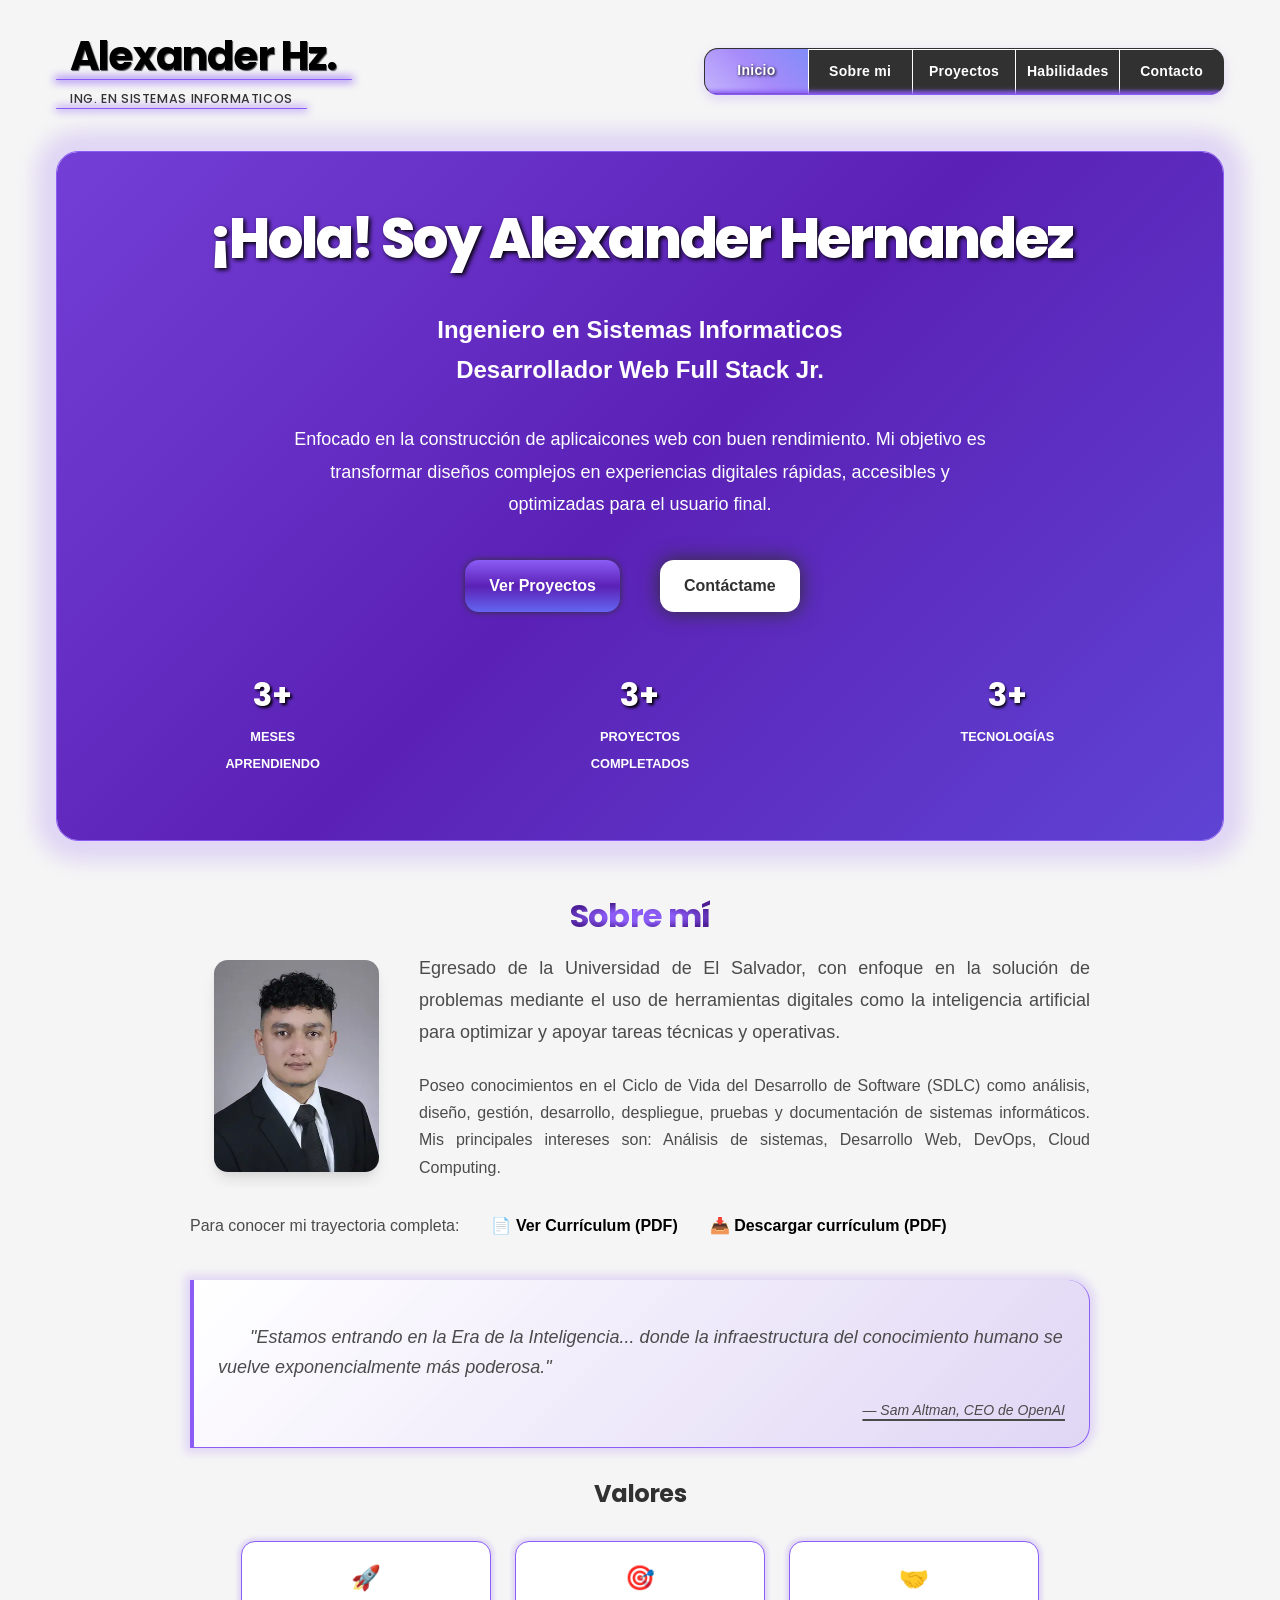
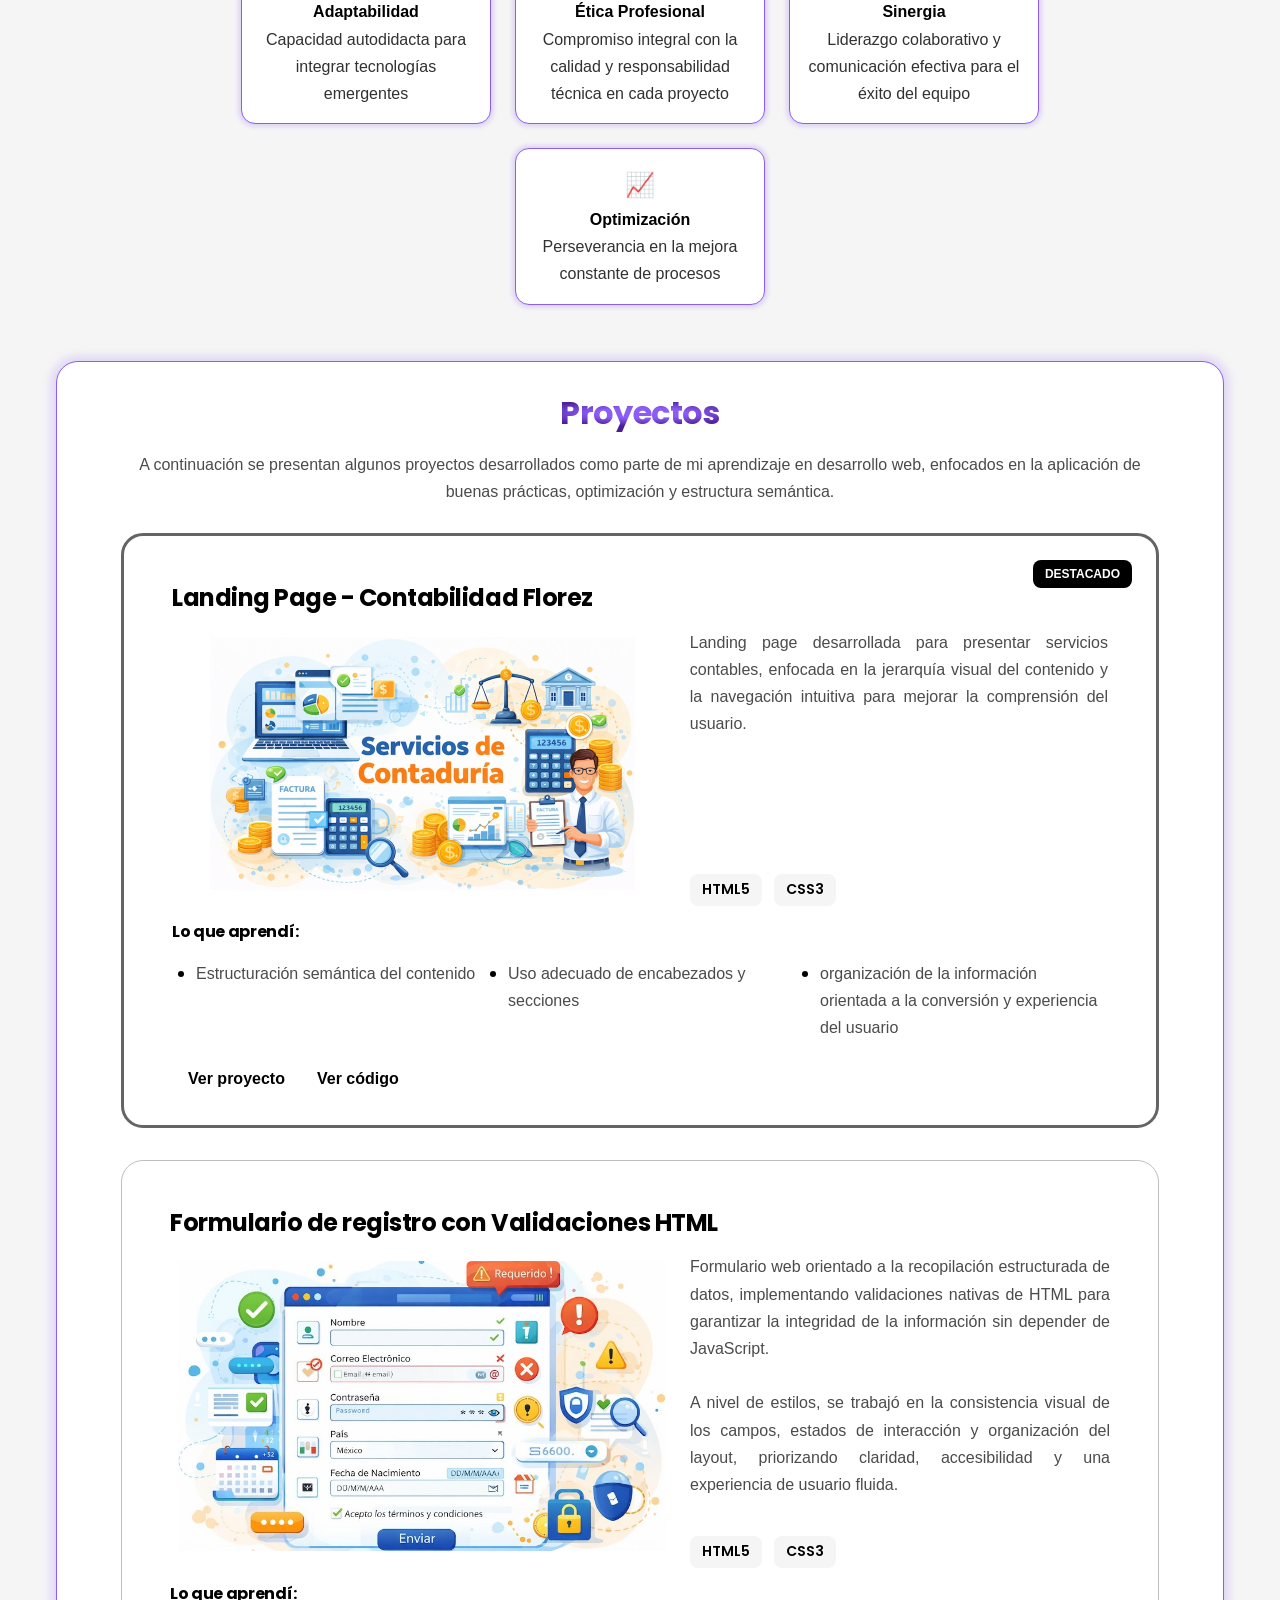
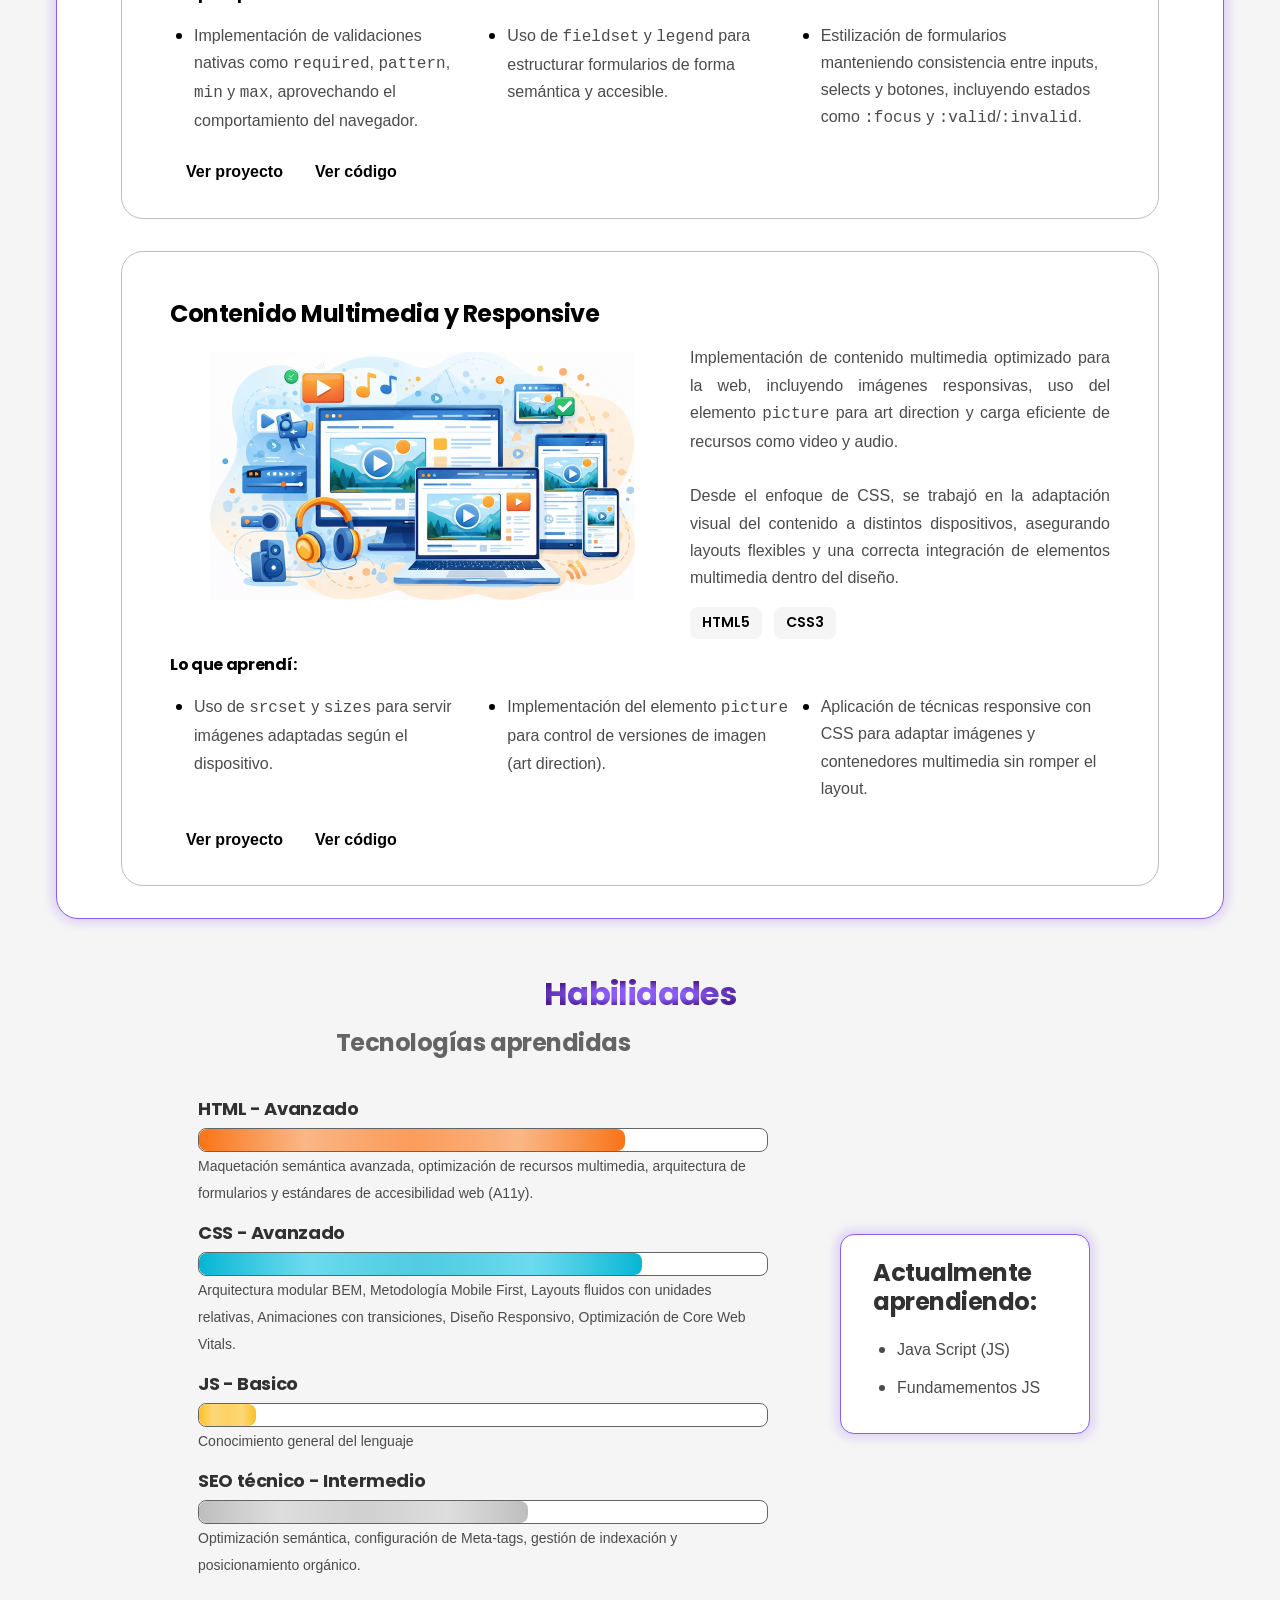
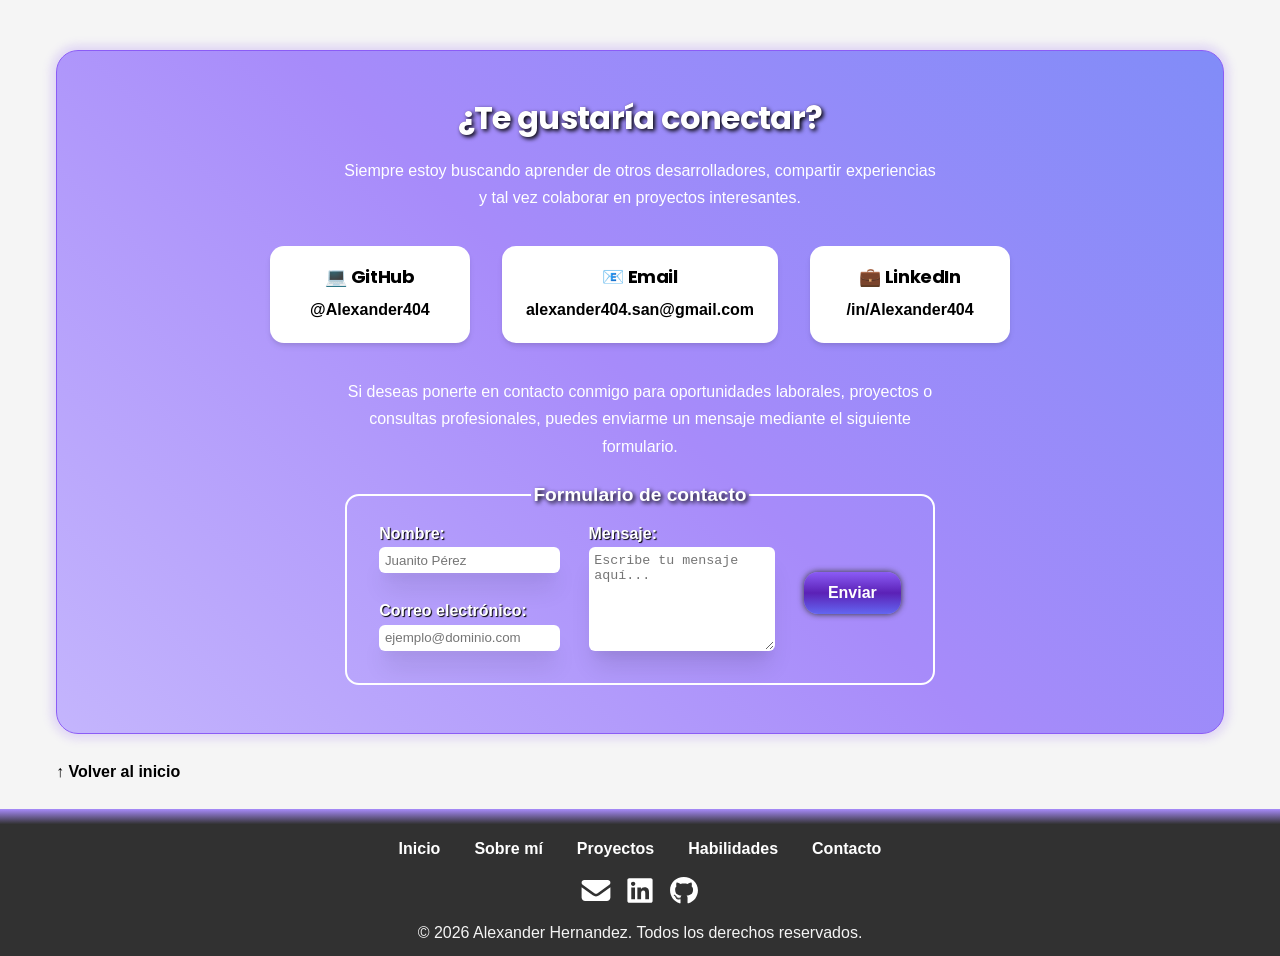
<file: index.html>
<!doctype html>
<html lang="es-SV">
  <head>
    <meta charset="UTF-8" />
    <meta name="viewport" content="width=device-width, initial-scale=1.0" />

    <title>Portafolio | Alexander Hz.</title>

    <meta
      name="description"
      content="Ingeniero en Sistemas Informáticos, Desarrollador Web Full Stack Jr."
    />
    <meta
      name="keywords"
      content="Portafolio, Desarrollador web Full Stack Jr, El Salvador, Ingeniero en Sistemas Informaticos"
    />

    <meta name="author" content="Alexander Hz." />
    <meta name="robots" content="index, follow" />

    <link
      rel="canonical"
      href="https://alexander404-san.github.io/Proyecto-CSS/"
    />

    <!-- Open Graph -->
    <meta
      property="og:url"
      content="https://alexander404-san.github.io/Proyecto-CSS/"
    />
    <meta property="og:title" content="Portafolio | Alexander Hernandez" />
    <meta property="og:site_name" content="Portafolio de Alexander Hernandez" />
    <meta
      property="og:description"
      content="Ingeniero en Sistemas Informáticos, Desarrollador Web Full Stack Jr."
    />
    <meta
      property="og:image"
      content="https://alexander404-san.github.io/Proyecto-CSS/assets/img/preview.png"
    />
    <meta property="og:type" content="website" />
    <meta property="og:locale" content="es_SV" />

    <meta name="twitter:card" content="summary_large_image" />
    <meta name="twitter:title" content="Portafolio de Alexander Hernandez" />
    <meta
      name="twitter:description"
      content="Ingeniero en Sistemas Informáticos, Desarrollador Web Full Stack Jr."
    />
    <meta
      name="twitter:image"
      content="https://alexander404-san.github.io/Proyecto-CSS/assets/img/preview.png"
    />

    <!-- Favicon -->
    <link rel="icon" href="favicon.ico" />
    <link rel="icon" href="assets/icons/favicon.svg" type="image/svg+xml" />
    <link
      rel="icon"
      type="image/png"
      sizes="32x32"
      href="assets/icons/favicon-32x32.png"
    />
    <link
      rel="icon"
      type="image/png"
      sizes="16x16"
      href="assets/icons/favicon-16x16.png"
    />
    <link rel="apple-touch-icon" href="assets/icons/apple-touch-icon.png" />
    <link rel="manifest" href="site.webmanifest" />

    <!-- Pre Carga -->
    <link rel="preconnect" href="https://fonts.googleapis.com" crossorigin />
    <link rel="preconnect" href="https://fonts.gstatic.com" crossorigin />

    <!-- Google Fonts: diferido -->
    <link
      rel="preload"
      as="style"
      onload="
        this.onload = null;
        this.rel = 'stylesheet';
      "
      href="https://fonts.googleapis.com/css2?family=Poppins:ital,wght@0,100;0,200;0,300;0,400;0,500;0,600;0,700;0,800;0,900;1,100;1,200;1,300;1,400;1,500;1,600;1,700;1,800;1,900&display=swap"
    />

    <noscript>
      <link
        rel="stylesheet"
        href="https://fonts.googleapis.com/css2?family=Poppins:ital,wght@0,100;0,200;0,300;0,400;0,500;0,600;0,700;0,800;0,900;1,100;1,200;1,300;1,400;1,500;1,600;1,700;1,800;1,900&display=swap"
      />
    </noscript>

    <!-- diseño general -->
    <meta name="theme-color" content="#8b5cf6" />
    <!-- <meta name="color-scheme" content="light dark" /> -->
    <link rel="stylesheet" href="assets/css/styles.min.css" />
  </head>

  <body id="top" class="home-page">
    <!-- Header con navegación -->
    <header class="header">
      <div class="container header__container">
        <div class="header__brand">
          <h1 class="header__name">Alexander Hz.</h1>
          <p class="header__tagline">Ing. en Sistemas Informaticos</p>
        </div>

        <nav class="nav" aria-label="Navegacion principal">
          <ul class="nav__list">
            <li class="nav__item">
              <a class="nav__link nav__link--active" href="#inicio">Inicio</a>
            </li>
            <li class="nav__item">
              <a class="nav__link" href="#sobre-mi">Sobre mi</a>
            </li>
            <li class="nav__item">
              <a class="nav__link" href="#proyectos">Proyectos</a>
            </li>
            <li class="nav__item">
              <a class="nav__link" href="#habilidades">Habilidades</a>
            </li>
            <li class="nav__item">
              <a class="nav__link" href="#contacto">Contacto</a>
            </li>
          </ul>
        </nav>
      </div>
    </header>

    <!-- Contenido principal -->
    <main id="main-content" class="main">
      <div class="container main__container">
        <!-- Hero -->
        <section class="hero" id="inicio">
          <div class="hero__container">
            <h2 class="hero__title">¡Hola! Soy Alexander Hernandez</h2>
            <p class="hero__subtitle">
              Ingeniero en Sistemas Informaticos <br />
              Desarrollador Web Full Stack Jr.
            </p>
            <p class="hero__description">
              Enfocado en la construcción de aplicaicones web con buen
              rendimiento. Mi objetivo es transformar diseños complejos en
              experiencias digitales rápidas, accesibles y optimizadas para el
              usuario final.
            </p>

            <div class="hero__actions">
              <a href="#proyectos" class="button button--primary"
                >Ver Proyectos</a
              >
              <a href="#contacto" class="button button--secondary"
                >Contáctame</a
              >
            </div>

            <ul class="hero__stats">
              <li class="stat">
                <span class="stat__number">3+</span>
                <span class="stat__label"
                  >Meses <br />
                  aprendiendo</span
                >
              </li>
              <li class="stat">
                <span class="stat__number">3+</span>
                <span class="stat__label"
                  >Proyectos <br />
                  completados</span
                >
              </li>
              <li class="stat">
                <span class="stat__number">3+</span>
                <span class="stat__label">Tecnologías</span>
              </li>
            </ul>
          </div>
        </section>

        <!-- Sobre mi -->
        <section class="about" id="sobre-mi">
          <h2 class="about__title">Sobre mí</h2>
          <div class="about__container">
            <figure class="about__picture">
              <img
                src="assets/img/foto-alexander.webp"
                alt="Fotografía de medio cuerpo de Alexander Hernandez vistiendo formal."
                width="165"
                height="212"
                decoding="async"
                fetchpriority="high"
              />
              <figcaption>Alexander Hernandez - Desarrollador Web</figcaption>
            </figure>

            <p class="about__intro">
              Egresado de la Universidad de El Salvador, con enfoque en la
              solución de problemas mediante el uso de herramientas digitales
              como la inteligencia artificial para optimizar y apoyar tareas
              técnicas y operativas.
            </p>

            <p class="about__text">
              Poseo conocimientos en el Ciclo de Vida del Desarrollo de Software
              (SDLC) como análisis, diseño, gestión, desarrollo, despliegue,
              pruebas y documentación de sistemas informáticos. Mis principales
              intereses son: Análisis de sistemas, Desarrollo Web, DevOps, Cloud
              Computing.
            </p>

            <div class="resume">
              <p class="resume__title">Para conocer mi trayectoria completa:</p>

              <div class="resume__list">
                <a
                  href="assets/docs/curriculum-vitae-alexander-hernandez.pdf"
                  target="_blank"
                  rel="noopener"
                  class="resume__link"
                >
                  <strong>📄 Ver Currículum (PDF)</strong>
                </a>

                <a
                  href="assets/docs/curriculum-vitae-alexander-hernandez.pdf"
                  download="CV_Alexander_Hernandez.pdf"
                  class="resume__link"
                >
                  <strong>📥 Descargar currículum (PDF)</strong>
                </a>
              </div>
            </div>

            <blockquote class="quote">
              <p class="quote__text">
                "Estamos entrando en la Era de la Inteligencia... donde la
                infraestructura del conocimiento humano se vuelve
                exponencialmente más poderosa."
              </p>
              <cite class="quote__author">— Sam Altman, CEO de OpenAI</cite>
            </blockquote>

            <div class="values">
              <h3 class="values__title">Valores</h3>
              <ul class="values__list">
                <li class="values__item">
                  <div class="values__icon">🚀</div>
                  <strong>Adaptabilidad</strong>
                  <span
                    >Capacidad autodidacta para integrar tecnologías
                    emergentes</span
                  >
                </li>
                <li class="values__item">
                  <div class="values__icon">🎯</div>
                  <strong>Ética Profesional</strong>
                  <span
                    >Compromiso integral con la calidad y responsabilidad
                    técnica en cada proyecto</span
                  >
                </li>
                <li class="values__item">
                  <div class="values__icon">🤝</div>
                  <strong>Sinergia</strong>
                  <span
                    >Liderazgo colaborativo y comunicación efectiva para el
                    éxito del equipo</span
                  >
                </li>
                <li class="values__item">
                  <div class="values__icon">📈</div>
                  <strong>Optimización</strong>
                  <span>Perseverancia en la mejora constante de procesos</span>
                </li>
              </ul>
            </div>
          </div>
        </section>

        <!-- Proyectos -->
        <section class="projects u-card-border" id="proyectos">
          <div class="projects__container">
            <h2 class="projects__title">Proyectos</h2>

            <p class="projects__intro">
              A continuación se presentan algunos proyectos desarrollados como
              parte de mi aprendizaje en desarrollo web, enfocados en la
              aplicación de buenas prácticas, optimización y estructura
              semántica.
            </p>

            <div class="projects__grid">
              <!-- Proyecto 1 -->
              <article class="project project--featured">
                <header class="project__header">
                  <span class="project__badge">Destacado</span>

                  <h3 class="project__title">
                    Landing Page - Contabilidad Florez
                  </h3>
                </header>

                <figure class="project__picture">
                  <a href="proyectos/contabilidad/index.html">
                    <img
                      src="assets/img/proyectos/contabilidad.jpg"
                      alt="Captura de pantalla de la landing page de Contabilidad Florez"
                      width="425"
                      height="253"
                      loading="lazy"
                      decoding="async"
                    />
                  </a>
                  <figcaption>Servicios de contabilidad</figcaption>
                </figure>

                <p class="project__description">
                  Landing page desarrollada para presentar servicios contables,
                  enfocada en la jerarquía visual del contenido y la navegación
                  intuitiva para mejorar la comprensión del usuario.
                </p>

                <h4 class="project__subtitle">Lo que aprendí:</h4>

                <ul class="project__learnings">
                  <li>Estructuración semántica del contenido</li>
                  <li>Uso adecuado de encabezados y secciones</li>
                  <li>
                    organización de la información orientada a la conversión y
                    experiencia del usuario
                  </li>
                </ul>

                <ul class="project__technologies">
                  <li class="tag">HTML5</li>
                  <li class="tag">CSS3</li>
                </ul>

                <footer class="project__links">
                  <a
                    class="project__link"
                    href="proyectos/contabilidad/index.html"
                    >Ver proyecto</a
                  >
                  <a
                    target="_blank"
                    rel="me noopener noreferrer"
                    title="Ver codigo en GitHub"
                    aria-label="Codigo del proyecto"
                    href="https://github.com/Alexander404-san/Proyecto-CSS/tree/main"
                    class="project__link"
                    >Ver código</a
                  >
                </footer>
              </article>

              <!-- Proyecto 2 -->
              <article class="project">
                <header class="project__header">
                  <h3 class="project__title">
                    Formulario de registro con Validaciones HTML
                  </h3>
                </header>

                <figure class="project__picture">
                  <a href="proyectos/formulario.html">
                    <img
                      src="assets/img/proyectos/formulario.jpg"
                      alt="Formulario web con múltiples campos y validaciones"
                      width="625"
                      height="253"
                      loading="lazy"
                      decoding="async"
                    />
                  </a>
                  <figcaption>
                    Formulario con distintos tipos de entrada y validaciones
                  </figcaption>
                </figure>

                <p class="project__description">
                  Formulario web orientado a la recopilación estructurada de
                  datos, implementando validaciones nativas de HTML para
                  garantizar la integridad de la información sin depender de
                  JavaScript.
                  <br /><br />
                  A nivel de estilos, se trabajó en la consistencia visual de
                  los campos, estados de interacción y organización del layout,
                  priorizando claridad, accesibilidad y una experiencia de
                  usuario fluida.
                </p>

                <h4 class="project__subtitle">Lo que aprendí:</h4>

                <ul class="project__learnings">
                  <li>
                    Implementación de validaciones nativas como
                    <code>required</code>, <code>pattern</code>,
                    <code>min</code> y <code>max</code>, aprovechando el
                    comportamiento del navegador.
                  </li>
                  <li>
                    Uso de <code>fieldset</code> y <code>legend</code> para
                    estructurar formularios de forma semántica y accesible.
                  </li>
                  <li>
                    Estilización de formularios manteniendo consistencia entre
                    inputs, selects y botones, incluyendo estados como
                    <code>:focus</code> y
                    <code>:valid</code>/<code>:invalid</code>.
                  </li>
                </ul>

                <ul class="project__technologies">
                  <li class="tag">HTML5</li>
                  <li class="tag">CSS3</li>
                </ul>

                <footer class="project__links">
                  <a class="project__link" href="proyectos/formulario.html"
                    >Ver proyecto</a
                  >
                  <a
                    target="_blank"
                    rel="me noopener noreferrer"
                    title="Ver codigo en GitHub"
                    aria-label="Codigo del proyecto"
                    href="https://github.com/Alexander404-san/Proyecto-CSS/tree/main"
                    class="project__link"
                    >Ver código</a
                  >
                </footer>
              </article>

              <!-- Proyecto 3 -->
              <article class="project">
                <header class="project__header">
                  <h3 class="project__title">
                    Contenido Multimedia y Responsive
                  </h3>
                </header>

                <figure class="project__picture">
                  <a href="proyectos/multimedia.html">
                    <img
                      src="assets/img/proyectos/multimedia.jpg"
                      alt="Ejemplo de imágenes responsivas y contenido multimedia"
                      width="425"
                      height="248"
                      loading="lazy"
                      decoding="async"
                    />
                  </a>
                  <figcaption>
                    Uso de imágenes adaptativas y elementos multimedia
                  </figcaption>
                </figure>

                <p class="project__description">
                  Implementación de contenido multimedia optimizado para la web,
                  incluyendo imágenes responsivas, uso del elemento
                  <code>picture</code> para art direction y carga eficiente de
                  recursos como video y audio. <br /><br />
                  Desde el enfoque de CSS, se trabajó en la adaptación visual
                  del contenido a distintos dispositivos, asegurando layouts
                  flexibles y una correcta integración de elementos multimedia
                  dentro del diseño.
                </p>

                <h4 class="project__subtitle">Lo que aprendí:</h4>

                <ul class="project__learnings">
                  <li>
                    Uso de <code>srcset</code> y <code>sizes</code> para servir
                    imágenes adaptadas según el dispositivo.
                  </li>
                  <li>
                    Implementación del elemento <code>picture</code> para
                    control de versiones de imagen (art direction).
                  </li>
                  <li>
                    Aplicación de técnicas responsive con CSS para adaptar
                    imágenes y contenedores multimedia sin romper el layout.
                  </li>
                </ul>

                <ul class="project__technologies">
                  <li class="tag">HTML5</li>
                  <li class="tag">CSS3</li>
                </ul>

                <footer class="project__links">
                  <a class="project__link" href="proyectos/multimedia.html">
                    Ver proyecto
                  </a>
                  <a
                    target="_blank"
                    rel="me noopener noreferrer"
                    title="Ver codigo en GitHub"
                    aria-label="Codigo del proyecto"
                    href="https://github.com/Alexander404-san/Proyecto-CSS/tree/main"
                    class="project__link"
                    >Ver código</a
                  >
                </footer>
              </article>
            </div>
          </div>
        </section>

        <section class="skills" id="habilidades">
          <h2 class="skills__title">Habilidades</h2>

          <div class="skills__container">
            <h3 class="skills__subtitle">Tecnologías aprendidas</h3>

            <ul class="skills__list">
              <li class="skill">
                <h4 class="skill__name" id="skill-html">HTML - Avanzado</h4>
                <div class="skill__bar">
                  <div class="skill__progress skill__progress--html"></div>
                </div>
                <span class="skill__description">
                  Maquetación semántica avanzada, optimización de recursos
                  multimedia, arquitectura de formularios y estándares de
                  accesibilidad web (A11y).
                </span>
              </li>

              <li class="skill">
                <h4 class="skill__name" id="skill-css">CSS - Avanzado</h4>
                <div class="skill__bar">
                  <div class="skill__progress skill__progress--css"></div>
                </div>
                <span class="skill__description"
                  >Arquitectura modular BEM, Metodología Mobile First, Layouts
                  fluidos con unidades relativas, Animaciones con transiciones,
                  Diseño Responsivo, Optimización de Core Web Vitals.</span
                >
              </li>

              <li class="skill">
                <h4 class="skill__name" id="skill-js">JS - Basico</h4>
                <div class="skill__bar">
                  <div class="skill__progress skill__progress--js"></div>
                </div>
                <span class="skill__description"
                  >Conocimiento general del lenguaje</span
                >
              </li>

              <li class="skill">
                <h4 class="skill__name" id="skill-seo">
                  SEO técnico - Intermedio
                </h4>
                <div class="skill__bar">
                  <div class="skill__progress skill__progress--seo"></div>
                </div>
                <span class="skill__description">
                  Optimización semántica, configuración de Meta-tags, gestión de
                  indexación y posicionamiento orgánico.
                </span>
              </li>
            </ul>
            <div class="learning u-card-border">
              <h3 class="learning__title">Actualmente aprendiendo:</h3>
              <ul class="learning__list">
                <li class="learning__item">Java Script (JS)</li>
                <li class="learning__item">Fundamementos JS</li>
              </ul>
            </div>
          </div>
        </section>

        <!-- Contacto -->
        <section class="contact u-card-border" id="contacto">
          <div class="contact__container">
            <h2 class="contact__title">¿Te gustaría conectar?</h2>
            <p class="contact__description">
              Siempre estoy buscando aprender de otros desarrolladores,
              compartir experiencias y tal vez colaborar en proyectos
              interesantes.
            </p>

            <ul class="contact__methods">
              <li class="contact__method">
                <a
                  href="https://github.com/Alexander404-san"
                  class="contact__link"
                >
                  <h3 class="contact__method-title">💻 GitHub</h3>

                  <span>@Alexander404</span>
                </a>
              </li>

              <li class="contact__method">
                <a
                  href="mailto:alexander404.san@gmail.com"
                  class="contact__link"
                >
                  <h3 class="contact__method-title">📧 Email</h3>

                  <span>alexander404.san@gmail.com</span>
                </a>
              </li>

              <li class="contact__method">
                <a
                  href="https://www.linkedin.com/in/alexander404/"
                  class="contact__link"
                >
                  <h3 class="contact__method-title">💼 LinkedIn</h3>
                  <span>/in/Alexander404</span>
                </a>
              </li>
            </ul>

            <p class="contact__description">
              Si deseas ponerte en contacto conmigo para oportunidades
              laborales, proyectos o consultas profesionales, puedes enviarme un
              mensaje mediante el siguiente formulario.
            </p>

            <form
              class="contact__form"
              action="https://formspree.io/f/mgonrdrz"
              method="POST"
            >
              <fieldset class="contact__fieldset">
                <legend class="contact__legend">Formulario de contacto</legend>

                <div class="form__inputs">
                  <div class="form__item">
                    <label class="form__label" for="nombre">Nombre:</label>
                    <input
                      type="text"
                      id="nombre"
                      name="nombre"
                      required
                      autocomplete="name"
                      maxlength="30"
                      pattern="^[a-zA-ZáéíóúÁÉÍÓÚñÑüÜ\s]+$"
                      title="No se permiten números, solo letras"
                      placeholder="Juanito Pérez"
                      class="form__input"
                    />
                  </div>

                  <div class="form__item">
                    <label class="form__label" for="email">
                      Correo electrónico:
                    </label>
                    <input
                      type="email"
                      id="email"
                      name="email"
                      required
                      autocomplete="email"
                      placeholder="ejemplo@dominio.com"
                      class="form__input"
                    />
                  </div>
                </div>

                <div class="form__item">
                  <label class="form__label" for="mensaje"> Mensaje: </label>
                  <textarea
                    id="mensaje"
                    name="mensaje"
                    placeholder="Escribe tu mensaje aquí..."
                    required
                    class="form__input form__area"
                  ></textarea>
                </div>

                <input
                  type="hidden"
                  name="_subject"
                  value="Nuevo mensaje desde portafolio"
                  class="form__input"
                />

                <div class="form__actions">
                  <button class="button button--primary" type="submit">
                    Enviar
                  </button>
                </div>
              </fieldset>
            </form>
          </div>
        </section>

        <a href="#top">↑ Volver al inicio</a>
      </div>
    </main>

    <!-- Footer -->
    <footer class="footer">
      <div class="container footer__container">
        <nav class="footer__nav">
          <ul class="footer__list">
            <li><a href="#inicio" class="footer__link">Inicio</a></li>
            <li><a href="#sobre-mi" class="footer__link">Sobre mí</a></li>
            <li><a href="#proyectos" class="footer__link">Proyectos</a></li>
            <li><a href="#habilidades" class="footer__link">Habilidades</a></li>
            <li><a href="#contacto" class="footer__link">Contacto</a></li>
          </ul>
        </nav>

        <ul class="footer__contact">
          <li class="footer__networks">
            <a
              class="network__link"
              href="mailto:alexander404@gmail.com?subject=Contacto desde el Portafolio"
              target="_blank"
              title="Enviar un correo a mi dirección de email"
              aria-label="Gmail"
            >
              <span class="icon icon-gmail"></span>
            </a>
          </li>
          <li class="footer__networks">
            <a
              class="network__link"
              href="https://www.linkedin.com/in/alexander404/"
              target="_blank"
              rel="me noopener noreferrer"
              title="Visitar mi perfil de LinkedIn"
              aria-label="LinkedIn"
            >
              <span class="icon icon-linkedin"></span>
            </a>
          </li>
          <li class="footer__networks">
            <a
              class="network__link"
              href="https://github.com/Alexander404-san"
              target="_blank"
              rel="me noopener noreferrer"
              title="Visitar mi perfil de GitHub"
              aria-label="GitHub"
            >
              <span class="icon icon-github"></span>
            </a>
          </li>
        </ul>

        <p class="footer__copyright">
          &copy; 2026 Alexander Hernandez. Todos los derechos reservados.
        </p>
      </div>
    </footer>
  </body>
</html>
</file>
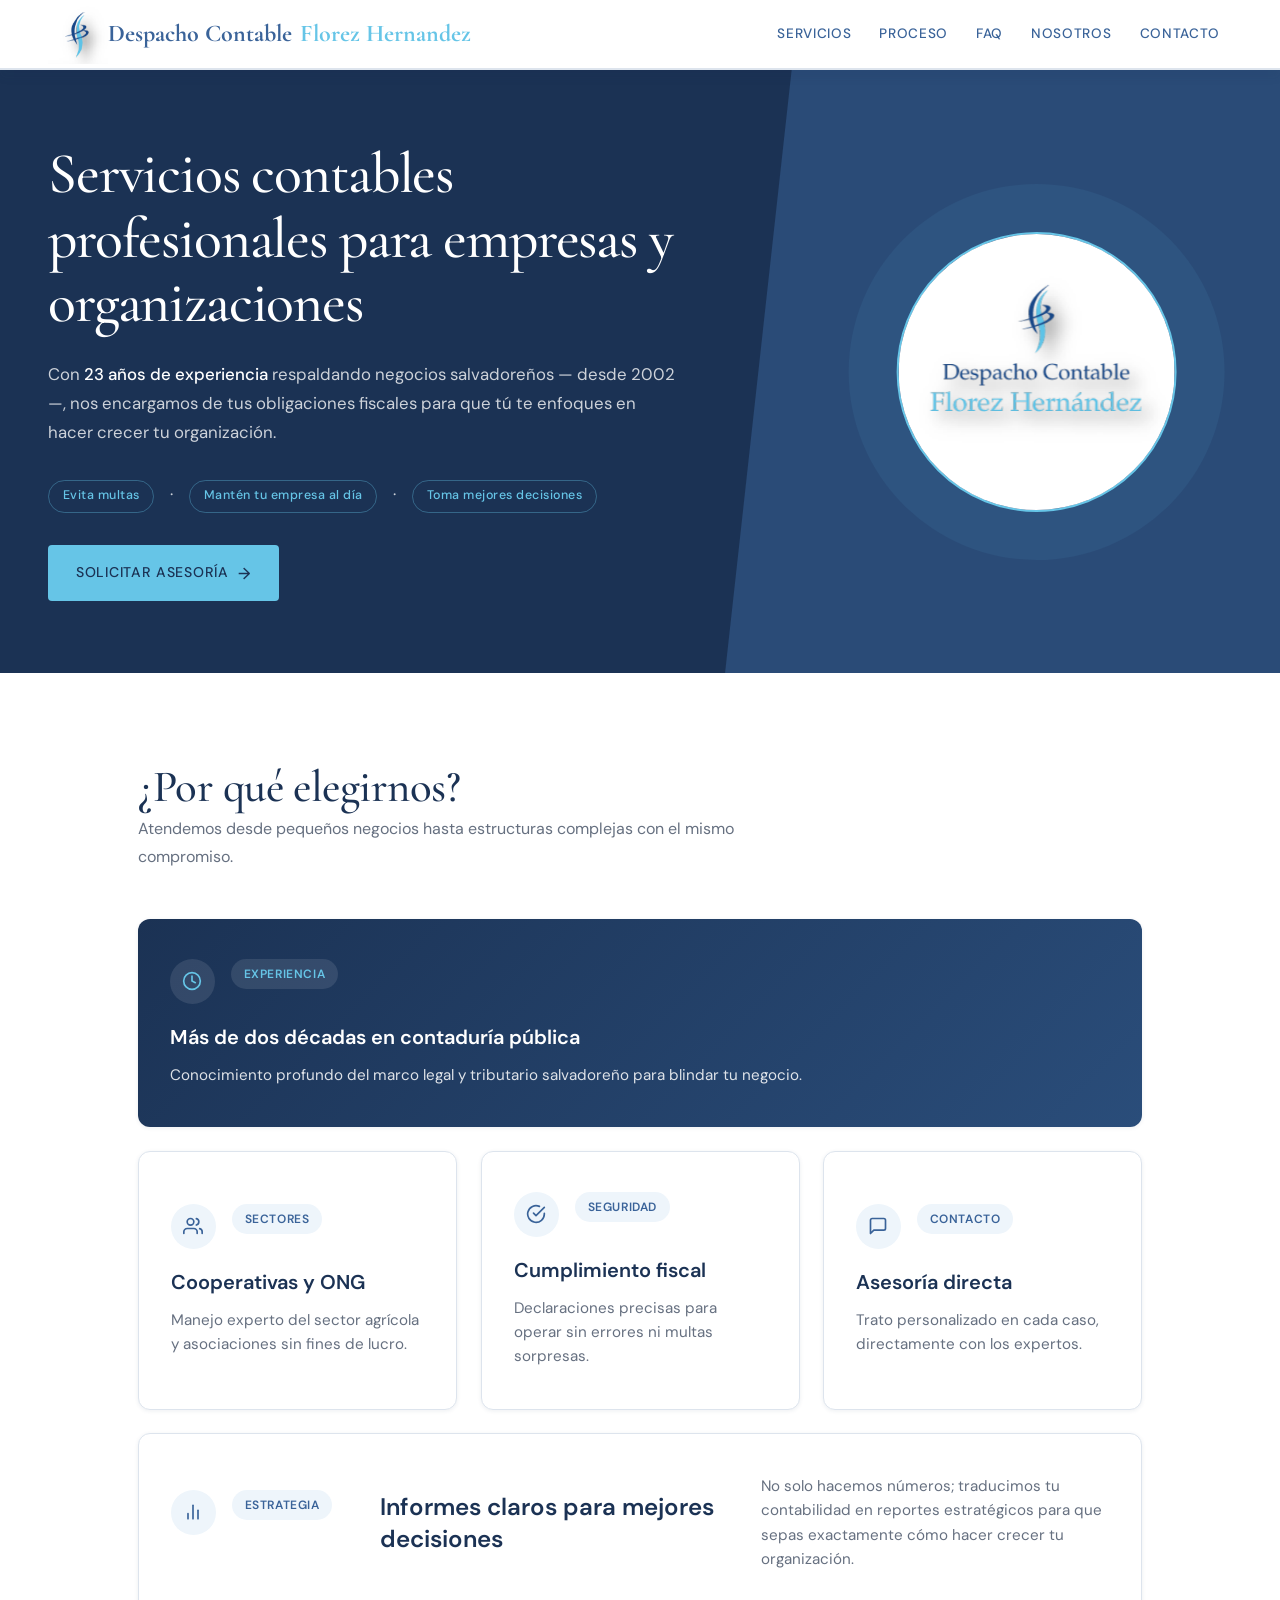
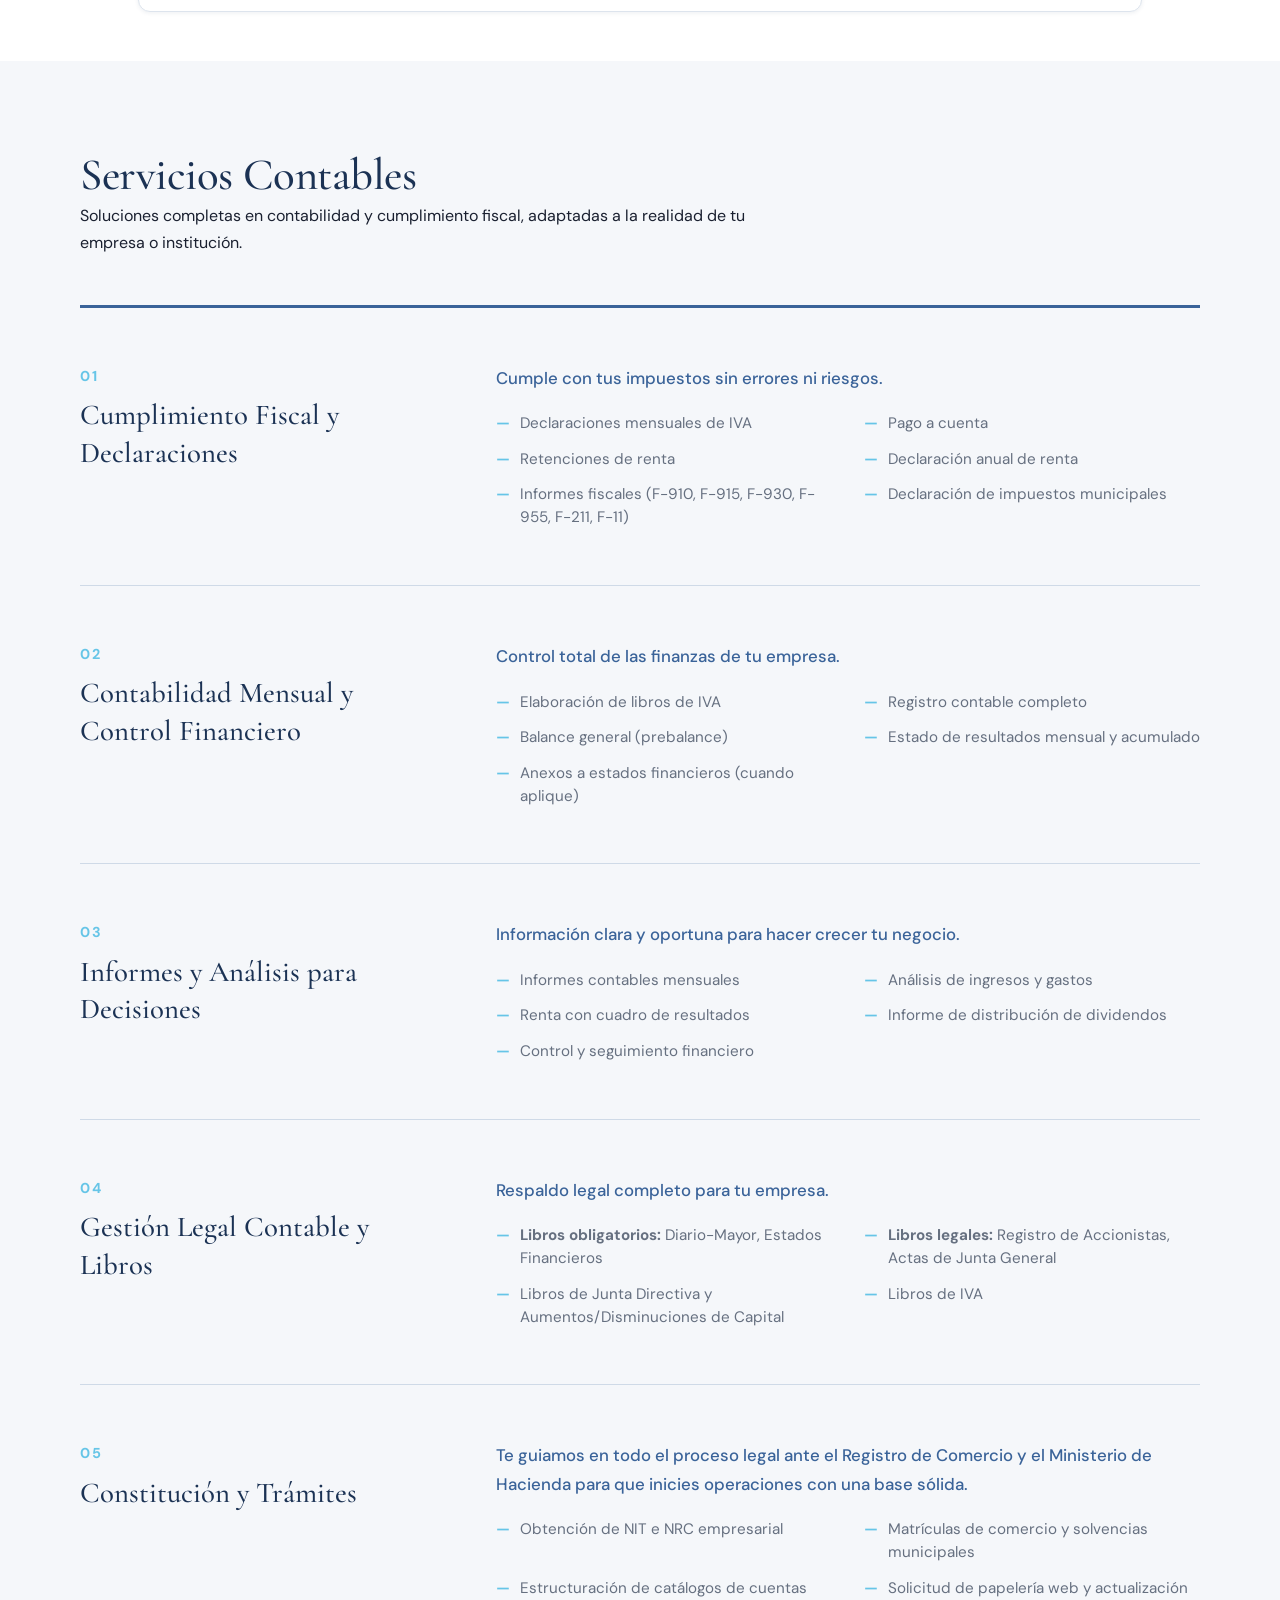
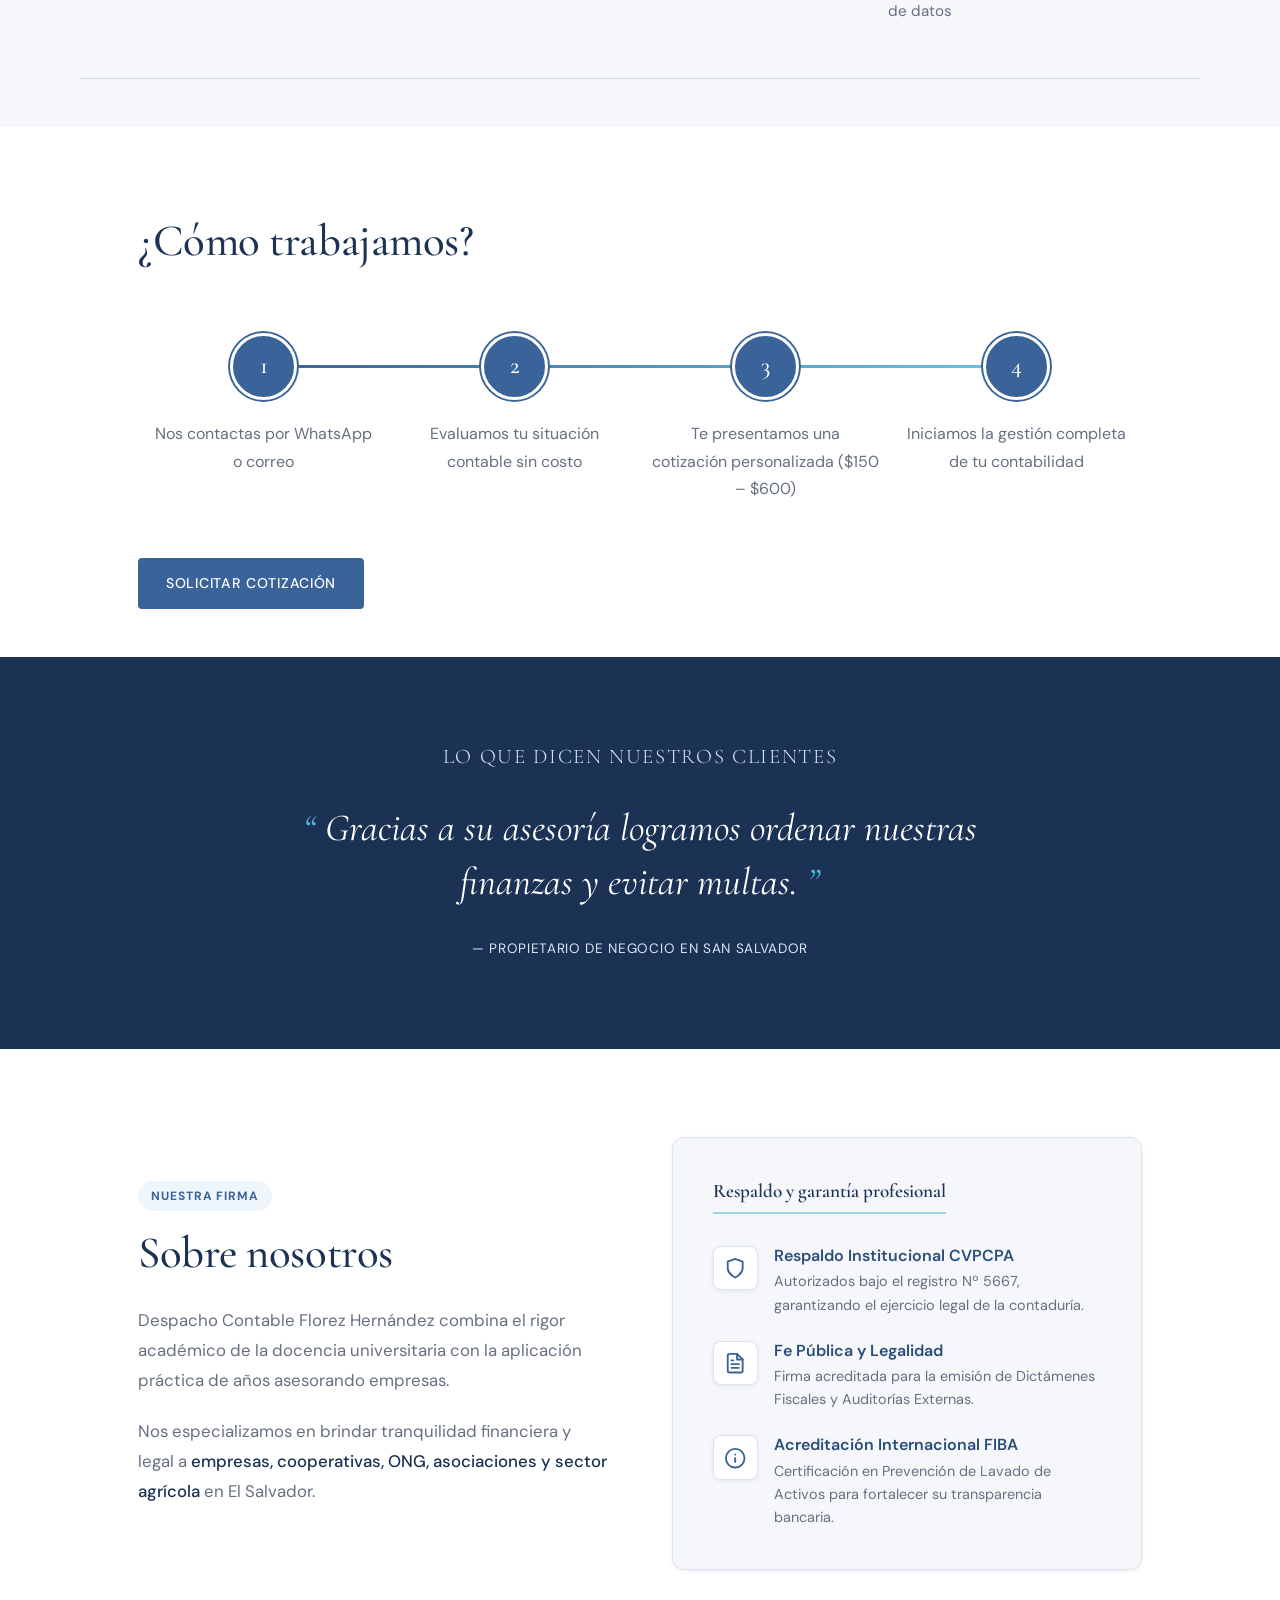
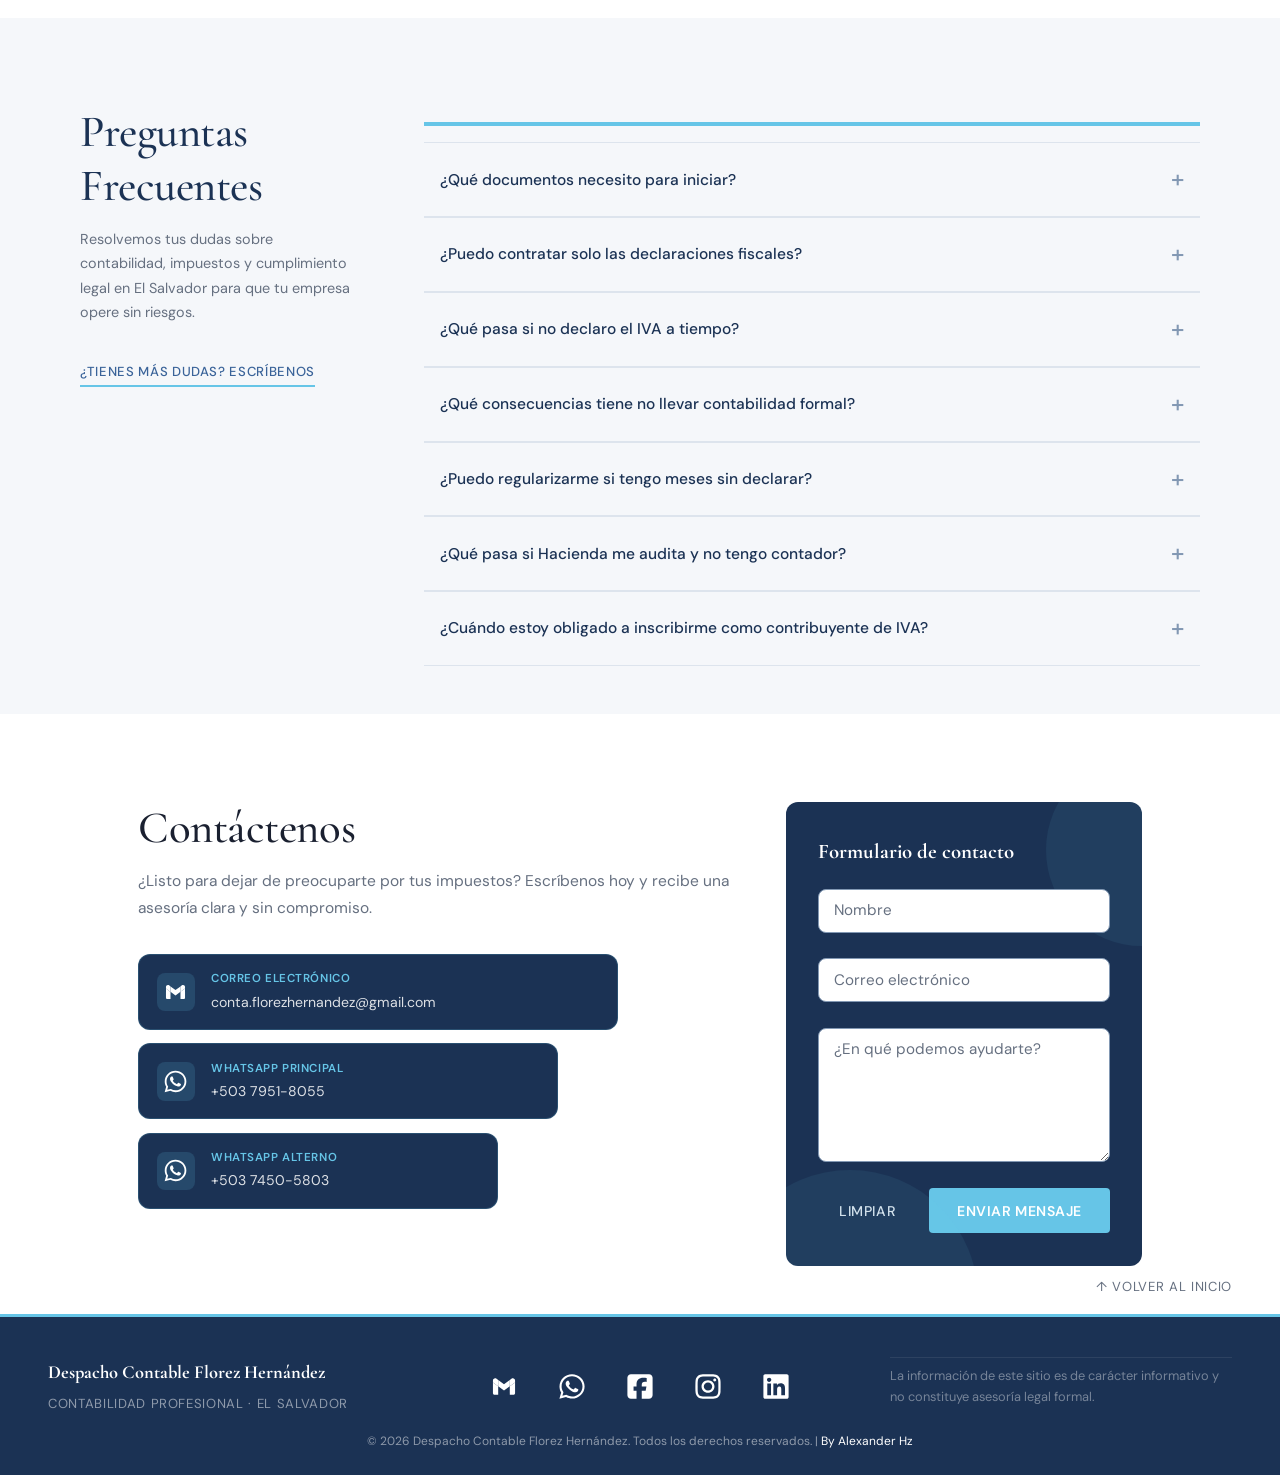
<file: proyectos/contabilidad/index.html>
<!doctype html>
<html lang="es-SV">
  <head>
    <meta charset="UTF-8" />
    <meta name="viewport" content="width=device-width, initial-scale=1.0" />

    <title>Despacho Contable Florez Hernández</title>

    <meta
      name="description"
      content="Contabilidad profesional con 23 años de experiencia. Especialistas en empresas, cooperativas, ONG y emprendimientos."
    />

    <meta
      name="keywords"
      content="contabilidad El Salvador, contador público, IVA, renta, ONG, cooperativas, servicios contables"
    />

    <meta name="author" content="Alexander Hz" />
    <meta name="robots" content="index, follow" />

    <link
      rel="canonical"
      href="https://alexander404-san.github.io/Proyecto-CSS/proyectos/contabilidad/"
    />

    <!-- Open Graph -->
    <meta
      property="og:url"
      content="https://alexander404-san.github.io/Proyecto-CSS/proyectos/contabilidad/"
    />
    <meta property="og:title" content="Despacho Contable Florez Hernández" />
    <meta
      property="og:site_name"
      content="Despacho Contable Florez Hernández"
    />
    <meta
      property="og:description"
      content="Contabilidad profesional con 23 años de experiencia. Especialistas en empresas, cooperativas, ONG y emprendimientos."
    />
    <meta
      property="og:image"
      content="https://alexander404-san.github.io/Proyecto-CSS/proyectos/contabilidad/assets/img/preview.png"
    />
    <meta property="og:type" content="website" />
    <meta property="og:locale" content="es_SV" />

    <!-- Twitter Card -->
    <meta name="twitter:card" content="summary_large_image" />
    <meta name="twitter:title" content="Despacho Contable Florez Hernández" />
    <meta
      name="twitter:description"
      content="Contabilidad profesional con 23 años de experiencia. Especialistas en empresas, cooperativas, ONG y emprendimientos."
    />
    <meta
      name="twitter:image"
      content="https://alexander404-san.github.io/Proyecto-CSS/proyectos/contabilidad/assets/img/preview.png"
    />

    <!-- Favicon -->
    <link rel="icon" href="favicon.ico" />
    <link rel="icon" href="assets/icons/favicon.svg" type="image/svg+xml" />
    <link
      rel="icon"
      type="image/png"
      sizes="32x32"
      href="assets/icons/favicon-32x32.png"
    />
    <link
      rel="icon"
      type="image/png"
      sizes="16x16"
      href="assets/icons/favicon-16x16.png"
    />
    <link rel="apple-touch-icon" href="assets/icons/apple-touch-icon.png" />
    <link rel="manifest" href="site.webmanifest" />

    <meta name="theme-color" content="#3a6399" />

    <link rel="stylesheet" href="assets/css/styles.css" />

    <!-- Schema.org: datos estructurados para Google -->
    <script type="application/ld+json">
      {
        "@context": "https://schema.org",
        "@type": "AccountingService",
        "name": "Despacho Contable Florez Hernández",
        "description": "Servicios contables profesionales en El Salvador. Especialistas en empresas, cooperativas, ONG y emprendimientos con más de 23 años de experiencia.",
        "url": "https://alexander404-san.github.io/Proyecto-CSS/proyectos/contabilidad/",
        "telephone": "+50379518055",
        "email": "conta.florezhernandez@gmail.com",
        "address": {
          "@type": "PostalAddress",
          "addressCountry": "SV",
          "addressRegion": "San Salvador"
        },
        "areaServed": {
          "@type": "Country",
          "name": "El Salvador"
        },
        "founder": {
          "@type": "Person",
          "name": "Florez Hernández"
        },
        "foundingDate": "2002",
        "priceRange": "$150 - $600",
        "hasCredential": "CVPCPA No. 5667",
        "sameAs": []
      }
    </script>
  </head>

  <body id="top">
    <header>
      <a
        href="#top"
        class="header-logo"
        aria-label="Despacho Contable Florez Hernández — Inicio"
      >
        <img
          src="assets/img/logo.png"
          alt="Despacho Contable Florez Hernández"
          width="180"
          height="60"
        />
        Despacho Contable <span>Florez Hernandez</span>
      </a>

      <nav aria-label="Menú principal">
        <ul>
          <li><a href="#servicios">Servicios</a></li>
          <li><a href="#proceso">Proceso</a></li>
          <li><a href="#faq">FAQ</a></li>
          <li><a href="#nosotros">Nosotros</a></li>
          <li><a href="#contacto">Contacto</a></li>
        </ul>
      </nav>
    </header>

    <main>
      <!-- HERO -->
      <section id="hero" aria-labelledby="hero-titulo">
        <div class="hero-contenido">
          <h1 id="hero-titulo">
            Servicios contables profesionales para empresas y organizaciones
          </h1>

          <p>
            Con <strong>23 años de experiencia</strong> respaldando negocios
            salvadoreños — desde <time datetime="2002">2002</time> —, nos
            encargamos de tus obligaciones fiscales para que tú te enfoques en
            hacer crecer tu organización.
          </p>

          <p class="hero-pills">
            <strong>Evita multas</strong>·
            <strong>Mantén tu empresa al día</strong>·
            <strong>Toma mejores decisiones</strong>
          </p>

          <a
            href="https://wa.me/50379518055?text=Hola,%20necesito%20información%20sobre%20servicios%20contables"
            aria-label="Solicitar asesoría gratuita por WhatsApp"
          >
            Solicitar asesoría
          </a>
        </div>
        <div class="hero-logo">
          <img
            src="assets/img/logo-text.png"
            alt="Despacho Contable Florez Hernández"
            width="280"
            height="280"
          />
        </div>
      </section>

      <!-- BENEFICIOS -->
      <section id="beneficios" aria-labelledby="beneficios-titulo">
        <div class="beneficios-header">
          <h2 id="beneficios-titulo">¿Por qué elegirnos?</h2>
          <p>
            Atendemos desde pequeños negocios hasta estructuras complejas con el
            mismo compromiso.
          </p>
        </div>

        <div class="bento-grid">
          <article class="bento-item destacado">
            <div class="bento-header">
              <div class="bento-icono">
                <svg
                  viewBox="0 0 24 24"
                  fill="none"
                  stroke="currentColor"
                  stroke-width="2"
                  stroke-linecap="round"
                  stroke-linejoin="round"
                >
                  <circle cx="12" cy="12" r="10" />
                  <polyline points="12 6 12 12 16 14" />
                </svg>
              </div>
              <span class="bento-tag">Experiencia</span>
            </div>
            <h3>Más de dos décadas en contaduría pública</h3>
            <p>
              Conocimiento profundo del marco legal y tributario salvadoreño
              para blindar tu negocio.
            </p>
          </article>

          <article class="bento-item">
            <div class="bento-header">
              <div class="bento-icono">
                <svg
                  viewBox="0 0 24 24"
                  fill="none"
                  stroke="currentColor"
                  stroke-width="2"
                  stroke-linecap="round"
                  stroke-linejoin="round"
                >
                  <path d="M17 21v-2a4 4 0 0 0-4-4H5a4 4 0 0 0-4 4v2" />
                  <circle cx="9" cy="7" r="4" />
                  <path d="M23 21v-2a4 4 0 0 0-3-3.87" />
                  <path d="M16 3.13a4 4 0 0 1 0 7.75" />
                </svg>
              </div>
              <span class="bento-tag">Sectores</span>
            </div>
            <h3>Cooperativas y ONG</h3>
            <p>
              Manejo experto del sector agrícola y asociaciones sin fines de
              lucro.
            </p>
          </article>

          <article class="bento-item">
            <div class="bento-header">
              <div class="bento-icono">
                <svg
                  viewBox="0 0 24 24"
                  fill="none"
                  stroke="currentColor"
                  stroke-width="2"
                  stroke-linecap="round"
                  stroke-linejoin="round"
                >
                  <path d="M22 11.08V12a10 10 0 1 1-5.93-9.14" />
                  <polyline points="22 4 12 14.01 9 11.01" />
                </svg>
              </div>
              <span class="bento-tag">Seguridad</span>
            </div>
            <h3>Cumplimiento fiscal</h3>
            <p>
              Declaraciones precisas para operar sin errores ni multas
              sorpresas.
            </p>
          </article>

          <article class="bento-item">
            <div class="bento-header">
              <div class="bento-icono">
                <svg
                  viewBox="0 0 24 24"
                  fill="none"
                  stroke="currentColor"
                  stroke-width="2"
                  stroke-linecap="round"
                  stroke-linejoin="round"
                >
                  <path
                    d="M21 15a2 2 0 0 1-2 2H7l-4 4V5a2 2 0 0 1 2-2h14a2 2 0 0 1 2 2z"
                  />
                </svg>
              </div>
              <span class="bento-tag">Contacto</span>
            </div>
            <h3>Asesoría directa</h3>
            <p>
              Trato personalizado en cada caso, directamente con los expertos.
            </p>
          </article>

          <article class="bento-item ancho-completo">
            <div class="bento-header">
              <div class="bento-icono">
                <svg
                  viewBox="0 0 24 24"
                  fill="none"
                  stroke="currentColor"
                  stroke-width="2"
                  stroke-linecap="round"
                  stroke-linejoin="round"
                >
                  <line x1="18" y1="20" x2="18" y2="10" />
                  <line x1="12" y1="20" x2="12" y2="4" />
                  <line x1="6" y1="20" x2="6" y2="14" />
                </svg>
              </div>
              <span class="bento-tag">Estrategia</span>
            </div>
            <div class="bento-content-horizontal">
              <h3>Informes claros para mejores decisiones</h3>
              <p>
                No solo hacemos números; traducimos tu contabilidad en reportes
                estratégicos para que sepas exactamente cómo hacer crecer tu
                organización.
              </p>
            </div>
          </article>
        </div>
      </section>

      <!-- SERVICIOS -->
      <section id="servicios" aria-labelledby="servicios-titulo">
        <div class="servicios-header-editorial">
          <h2 id="servicios-titulo">Servicios Contables</h2>
          <p>
            Soluciones completas en contabilidad y cumplimiento fiscal, adaptadas
            a la realidad de tu empresa o institución.
          </p>
        </div>

        <div class="servicios-lista-editorial">
          
          <article class="servicio-fila">
            <div class="servicio-titulo">
              <span>01</span>
              <h3 id="servicio-fiscal">Cumplimiento Fiscal y Declaraciones</h3>
            </div>
            <div class="servicio-detalle">
              <p>Cumple con tus impuestos sin errores ni riesgos.</p>
              <ul>
                <li>Declaraciones mensuales de IVA</li>
                <li>Pago a cuenta</li>
                <li>Retenciones de renta</li>
                <li>Declaración anual de renta</li>
                <li>Informes fiscales (F-910, F-915, F-930, F-955, F-211, F-11)</li>
                <li>Declaración de impuestos municipales</li>
              </ul>
            </div>
          </article>

          <article class="servicio-fila">
            <div class="servicio-titulo">
              <span>02</span>
              <h3 id="servicio-contabilidad">Contabilidad Mensual y Control Financiero</h3>
            </div>
            <div class="servicio-detalle">
              <p>Control total de las finanzas de tu empresa.</p>
              <ul>
                <li>Elaboración de libros de IVA</li>
                <li>Registro contable completo</li>
                <li>Balance general (prebalance)</li>
                <li>Estado de resultados mensual y acumulado</li>
                <li>Anexos a estados financieros (cuando aplique)</li>
              </ul>
            </div>
          </article>

          <article class="servicio-fila">
            <div class="servicio-titulo">
              <span>03</span>
              <h3 id="servicio-informes">Informes y Análisis para Decisiones</h3>
            </div>
            <div class="servicio-detalle">
              <p>Información clara y oportuna para hacer crecer tu negocio.</p>
              <ul>
                <li>Informes contables mensuales</li>
                <li>Análisis de ingresos y gastos</li>
                <li>Renta con cuadro de resultados</li>
                <li>Informe de distribución de dividendos</li>
                <li>Control y seguimiento financiero</li>
              </ul>
            </div>
          </article>

          <article class="servicio-fila">
            <div class="servicio-titulo">
              <span>04</span>
              <h3 id="servicio-legal">Gestión Legal Contable y Libros</h3>
            </div>
            <div class="servicio-detalle">
              <p>Respaldo legal completo para tu empresa.</p>
              <div class="servicio-detalle-columnas">
                <ul>
                  <li><strong>Libros obligatorios:</strong> Diario-Mayor, Estados Financieros</li>
                  <li><strong>Libros legales:</strong> Registro de Accionistas, Actas de Junta General</li>
                  <li>Libros de Junta Directiva y Aumentos/Disminuciones de Capital</li>
                  <li>Libros de IVA</li>
                </ul>
              </div>
            </div>
          </article>

          <article class="servicio-fila">
            <div class="servicio-titulo">
              <span>05</span>
              <h3 id="servicio-constitucion">Constitución y Trámites</h3>
            </div>
            <div class="servicio-detalle">
              <p>Te guiamos en todo el proceso legal ante el Registro de Comercio y el Ministerio de Hacienda para que inicies operaciones con una base sólida.</p>
              <ul>
                <li>Obtención de NIT e NRC empresarial</li>
                <li>Matrículas de comercio y solvencias municipales</li>
                <li>Estructuración de catálogos de cuentas</li>
                <li>Solicitud de papelería web y actualización de datos</li>
              </ul>
            </div>
          </article>

        </div>
      </section>

      <!-- PROCESO -->
      <section id="proceso" aria-labelledby="proceso-titulo">
        <h2 id="proceso-titulo">¿Cómo trabajamos?</h2>
        <span aria-hidden="true"></span>

        <ol>
          <li>Nos contactas por WhatsApp o correo</li>
          <li>Evaluamos tu situación contable sin costo</li>
          <li>Te presentamos una cotización personalizada ($150 – $600)</li>
          <li>Iniciamos la gestión completa de tu contabilidad</li>
        </ol>

        <a
          href="https://wa.me/50379518055?text=Hola,%20quiero%20una%20cotización%20contable"
          aria-label="Solicitar cotización por WhatsApp"
        >
          Solicitar cotización
        </a>
      </section>

      <!-- TESTIMONIOS -->
      <section id="testimonios" aria-labelledby="testimonios-titulo">
        <h2 id="testimonios-titulo">Lo que dicen nuestros clientes</h2>

        <figure>
          <blockquote>
            <p>
              Gracias a su asesoría logramos ordenar nuestras finanzas y evitar
              multas.
            </p>
          </blockquote>
          <figcaption>
            <cite>— Propietario de negocio en San Salvador</cite>
          </figcaption>
        </figure>
      </section>

<!-- NOSOTROS -->
      <section id="nosotros" aria-labelledby="nosotros-titulo">
        <div class="nosotros-grid">
          
          <div class="nosotros-intro">
            <span class="etiqueta-seccion">Nuestra Firma</span>
            <h2 id="nosotros-titulo">Sobre nosotros</h2>
            <p>
              Despacho Contable Florez Hernández combina el rigor académico de
              la docencia universitaria con la aplicación práctica de años
              asesorando empresas.
            </p>
            <p>
              Nos especializamos en brindar tranquilidad financiera y legal a
              <strong>empresas, cooperativas, ONG, asociaciones y sector
              agrícola</strong>
              en El Salvador.
            </p>
          </div>

          <div class="nosotros-credenciales-panel">
            <h3>Respaldo y garantía profesional</h3>
            <div class="credenciales-lista">
              
              <div class="credencial-item">
                <div class="credencial-icono" aria-hidden="true">
                  <svg viewBox="0 0 24 24" fill="none" stroke="currentColor" stroke-width="2" stroke-linecap="round" stroke-linejoin="round">
                    <path d="M12 22s8-4 8-10V5l-8-3-8 3v7c0 6 8 10 8 10z"/>
                  </svg>
                </div>
                <div class="credencial-texto">
                  <strong>Respaldo Institucional CVPCPA</strong>
                  <p>Autorizados bajo el registro Nº 5667, garantizando el ejercicio legal de la contaduría.</p>
                </div>
              </div>

              <div class="credencial-item">
                <div class="credencial-icono" aria-hidden="true">
                  <svg viewBox="0 0 24 24" fill="none" stroke="currentColor" stroke-width="2" stroke-linecap="round" stroke-linejoin="round">
                    <path d="M14 2H6a2 2 0 0 0-2 2v16a2 2 0 0 0 2 2h12a2 2 0 0 0 2-2V8z"/>
                    <polyline points="14 2 14 8 20 8"/>
                    <line x1="16" y1="13" x2="8" y2="13"/>
                    <line x1="16" y1="17" x2="8" y2="17"/>
                    <polyline points="10 9 9 9 8 9"/>
                  </svg>
                </div>
                <div class="credencial-texto">
                  <strong>Fe Pública y Legalidad</strong>
                  <p>Firma acreditada para la emisión de Dictámenes Fiscales y Auditorías Externas.</p>
                </div>
              </div>

              <div class="credencial-item">
                <div class="credencial-icono" aria-hidden="true">
                  <svg viewBox="0 0 24 24" fill="none" stroke="currentColor" stroke-width="2" stroke-linecap="round" stroke-linejoin="round">
                    <circle cx="12" cy="12" r="10"/>
                    <line x1="12" y1="16" x2="12" y2="12"/>
                    <line x1="12" y1="8" x2="12.01" y2="8"/>
                  </svg>
                </div>
                <div class="credencial-texto">
                  <strong>Acreditación Internacional FIBA</strong>
                  <p>Certificación en Prevención de Lavado de Activos para fortalecer su transparencia bancaria.</p>
                </div>
              </div>

            </div>
          </div>

        </div>
      </section>

      <!-- PREGUNTAS FRECUENTES -->
      <section id="faq" aria-labelledby="faq-titulo">
        <div class="faq-wrapper">
          <aside class="faq-lateral">
            <h2 id="faq-titulo">Preguntas Frecuentes</h2>
            <p>
              Resolvemos tus dudas sobre contabilidad, impuestos y cumplimiento
              legal en El Salvador para que tu empresa opere sin riesgos.
            </p>
            <a href="#contacto"> ¿Tienes más dudas? Escríbenos </a>
          </aside>

          <div class="faq-acordeon">
            <span class="linea-decorativa" aria-hidden="true"></span>

            <details>
              <summary>¿Qué documentos necesito para iniciar?</summary>
              <p>
                Básicamente los documentos de constitución de tu empresa,
                registros de ingresos y gastos, y acceso a tu información
                fiscal. Te orientamos en cada paso sin complicaciones.
              </p>
            </details>

            <details>
              <summary>
                ¿Puedo contratar solo las declaraciones fiscales?
              </summary>
              <p>
                Sí, ofrecemos servicios de forma individual según tu necesidad.
                No estás obligado a contratar el paquete completo.
              </p>
            </details>

            <details>
              <summary>¿Qué pasa si no declaro el IVA a tiempo?</summary>
              <p>
                El Ministerio de Hacienda aplica multas por presentación tardía
                que pueden partir desde el 5% del impuesto omitido. Con un
                contador a cargo, estos riesgos desaparecen.
              </p>
            </details>

            <details>
              <summary>
                ¿Qué consecuencias tiene no llevar contabilidad formal?
              </summary>
              <p>
                En El Salvador, toda empresa está obligada por el Código de
                Comercio a llevar contabilidad formal. No hacerlo puede resultar
                en multas, problemas con el Registro de Comercio y dificultades
                bancarias.
              </p>
            </details>

            <details>
              <summary>
                ¿Puedo regularizarme si tengo meses sin declarar?
              </summary>
              <p>
                Sí. Podemos ayudarte a ordenar tu situación fiscal, presentar
                declaraciones pendientes y negociar con Hacienda cuando sea
                necesario.
              </p>
            </details>

            <details>
              <summary>
                ¿Qué pasa si Hacienda me audita y no tengo contador?
              </summary>
              <p>
                Una auditoría sin respaldo profesional puede ser muy costosa.
                Contar con registros ordenados y un contador que responda ante
                Hacienda marca una diferencia enorme.
              </p>
            </details>

            <details>
              <summary>
                ¿Cuándo estoy obligado a inscribirme como contribuyente de IVA?
              </summary>
              <p>
                En El Salvador, debes inscribirte cuando tus ventas superen los
                $5,714.29 en un año. Si inicias sin inscribirte, puedes acumular
                sanciones.
              </p>
            </details>
          </div>
          <!-- Fin faq-acordeon -->
        </div>
        <!-- Fin faq-wrapper -->
      </section>

      

      <!-- CONTACTO -->
      <section id="contacto" aria-labelledby="contacto-titulo">
        <div class="contacto-grid">
          <div class="contacto-info">
            <h2 id="contacto-titulo">Contáctenos</h2>
            <p>
              ¿Listo para dejar de preocuparte por tus impuestos? Escríbenos hoy
              y recibe una asesoría clara y sin compromiso.
            </p>

            <address>
              <a
                class="contacto-item"
                href="mailto:conta.florezhernandez@gmail.com?subject=Consulta%20de%20servicios"
                aria-label="Enviar correo a Despacho Contable Florez Hernández"
              >
                <span class="contacto-item__icono" aria-hidden="true">
                  <span class="icon icon-gmail"></span>
                </span>
                <span class="contacto-item__texto">
                  <strong>Correo electrónico</strong>
                  conta.florezhernandez@gmail.com
                </span>
              </a>

              <a
                class="contacto-item"
                href="https://wa.me/50379518055?text=Hola,%20necesito%20asesoría%20contable"
                aria-label="Chatear con un contador por WhatsApp"
              >
                <span class="contacto-item__icono" aria-hidden="true">
                  <span class="icon icon-whatsapp"></span>
                </span>
                <span class="contacto-item__texto">
                  <strong>WhatsApp principal</strong>
                  +503 7951-8055
                </span>
              </a>

              <a
                class="contacto-item"
                href="https://wa.me/50374505803?text=Hola,%20necesito%20asesoría%20contable"
                aria-label="Chatear con un contador por WhatsApp"
              >
                <span class="contacto-item__icono" aria-hidden="true">
                  <span class="icon icon-whatsapp"></span>
                </span>
                <span class="contacto-item__texto">
                  <strong>WhatsApp alterno</strong>
                  +503 7450-5803
                </span>
              </a>
            </address>
          </div>

          <div class="contacto-formulario">
            <form action="https://formspree.io/f/xbdprgbb" method="POST">
              <fieldset>
                <legend>Formulario de contacto</legend>

                <div class="form__item form__group--floating">
                  <input
                    type="text"
                    id="nombre"
                    name="nombre"
                    required
                    autocomplete="name"
                    maxlength="60"
                    pattern="^[a-zA-ZáéíóúÁÉÍÓÚñÑüÜ\s]+$"
                    title="Solo se permiten letras y espacios"
                    placeholder=""
                  />
                  <label for="nombre">Nombre</label>
                </div>
                <div class="form__item form__group--floating">
                  <input
                    type="email"
                    id="email"
                    name="email"
                    required
                    autocomplete="email"
                    placeholder=""
                  />
                  <label for="email">Correo electrónico</label>
                </div>

                <div class="form__item form__group--floating">
                  <textarea
                    id="mensaje"
                    name="mensaje"
                    rows="5"
                    placeholder=""
                    required
                  ></textarea>
                  <label for="mensaje">¿En qué podemos ayudarte?</label>
                </div>

                <input
                  type="hidden"
                  name="_subject"
                  value="Nuevo mensaje desde el sitio web Contabilidad"
                />

                <div class="form-actions">
                  <button type="reset">Limpiar</button>
                  <button type="submit">Enviar mensaje</button>
                </div>
              </fieldset>
            </form>
          </div>
        </div>
      </section>
      <a href="#top" aria-label="Volver al inicio de la página"
        >↑ Volver al inicio</a
      >
    </main>

    <footer>
      <div class="footer-section">
        <div class="footer-description">
          <p><strong>Despacho Contable Florez Hernández</strong></p>
          <p>Contabilidad profesional · El Salvador</p>
        </div>

        <nav aria-label="Redes sociales y contacto">
          <ul>
            <li>
              <a
                href="mailto:conta.florezhernandez@gmail.com"
                aria-label="Enviar correo electrónico"
              >
                <span class="icon icon-gmail"></span>
              </a>
            </li>
            <li>
              <a
                href="https://wa.me/50379518055"
                aria-label="Contactar por WhatsApp"
              >
                <span class="icon icon-whatsapp"></span>
              </a>
            </li>
            <li>
              <!-- Reemplazar href con la URL real de Facebook -->

              <a
                href="#"
                aria-label="Visitar página de Facebook"
                target="_blank"
                rel="me noopener noreferrer"
              >
                <span class="icon icon-faceboock"></span>
              </a>
            </li>
            <li>
              <!-- Reemplazar href con la URL real de Instagram -->

              <a
                href="#"
                aria-label="Visitar perfil de Instagram"
                target="_blank"
                rel="me noopener noreferrer"
              >
                <span class="icon icon-instagram"></span>
              </a>
            </li>
            <li>
              <!-- Reemplazar href con la URL real de LinkedIn -->

              <a
                href="#"
                aria-label="Visitar perfil de LinkedIn"
                target="_blank"
                rel="me noopener noreferrer"
              >
                <span class="icon icon-linkedin"></span>
              </a>
            </li>
          </ul>
        </nav>
        <p>
          La información de este sitio es de carácter informativo y no
          constituye asesoría legal formal.
        </p>
      </div>

      <p>
        &copy; <time datetime="2026">2026</time> Despacho Contable Florez
        Hernández. Todos los derechos reservados. |
        <a
          href="https://alexander404-san.github.io/Proyecto-CSS/"
          aria-label="Visitar web del creador de la pagina"
          target="_blank"
          rel="noopener noreferrer"
        >
          By Alexander Hz
        </a>
      </p>
    </footer>
  </body>
</html>
</file>
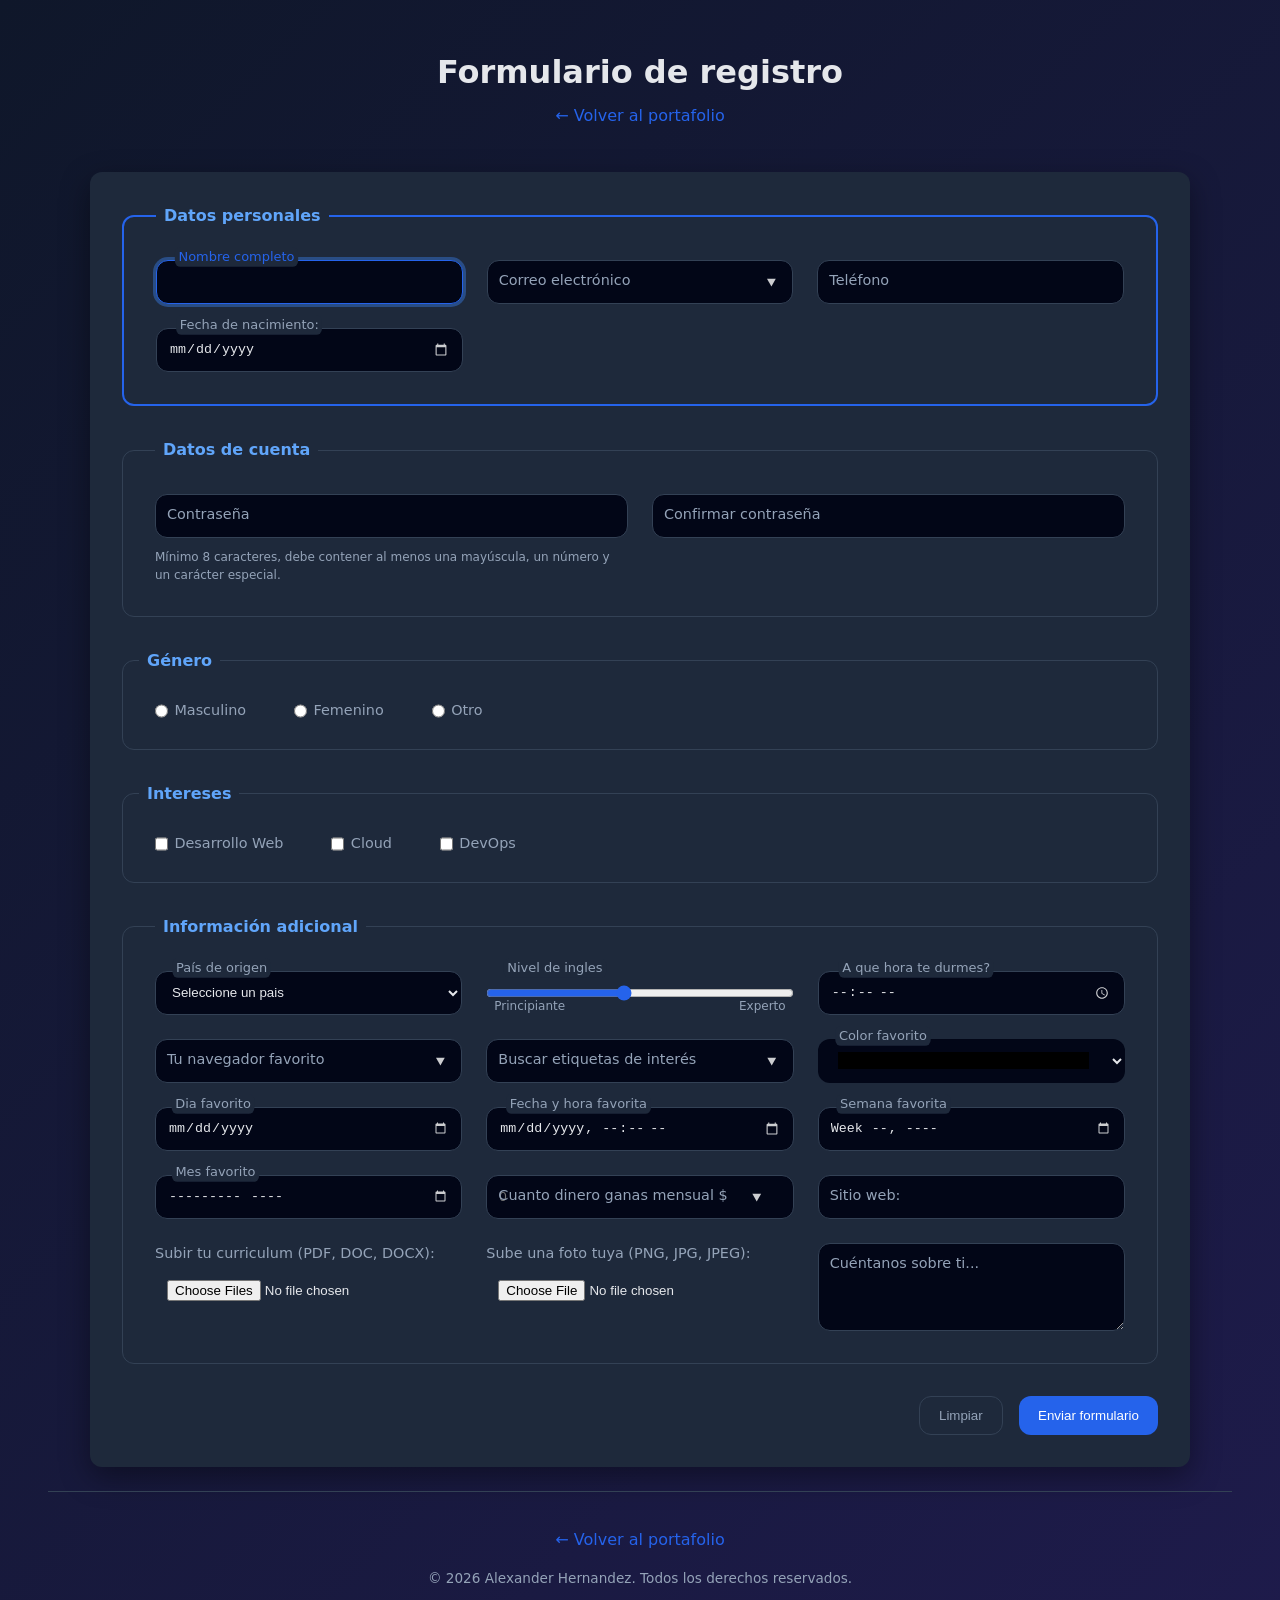
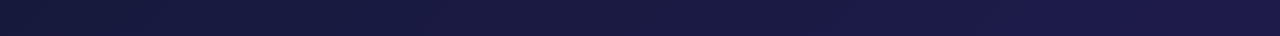
<file: proyectos/formulario.html>
<!doctype html>
<html lang="es">
  <head>
    <meta charset="UTF-8" />
    <meta name="viewport" content="width=device-width, initial-scale=1.0" />

    <title>Formulario | Alexander Hz.</title>

    <meta
      name="description"
      content="Formulario de registro completo con validaciones HTML que demuestra el uso de distintos tipos de inputs y buenas prácticas de accesibilidad."
    />

    <!-- Favicon -->
    <link rel="icon" href="../favicon.ico" />
    <link rel="icon" href="../assets/icons/favicon.svg" type="image/svg+xml" />

    <link
      rel="canonical"
      href="https://alexander404-san.github.io/Proyecto-CSS/"
    />

    <!-- diseño general -->
    <meta name="theme-color" content="#2563eb" />
    <!-- <meta name="color-scheme" content="light dark" /> -->
    <link rel="stylesheet" href="../assets/css/Formulario/styles.css" />
  </head>
  <body>
    <header class="header">
      <h1 class="header__title">Formulario de registro</h1>

      <nav aria-label="Navegación secundaria">
        <a class="nav__link" href="../index.html">← Volver al portafolio</a>
      </nav>
    </header>

    <main class="main">
      <form class="form" action="#" method="post" enctype="multipart/form-data">
        <fieldset class="form__fieldset">
          <!-- DATOS PERSONALES -->
          <legend>Datos personales</legend>

          <div class="form__group form__group--floating">
            <input
              type="text"
              id="nombre"
              name="nombre"
              required
              minlength="3"
              maxlength="50"
              pattern="^[a-zA-ZáéíóúÁÉÍÓÚñÑüÜ\s]+$"
              placeholder=""
              title="Solo se permiten letras y espacios"
              autocomplete="name"
              spellcheck="true"
              autofocus
            />
            <label for="nombre">Nombre completo</label>
          </div>

          <div class="form__group form__group--floating">
            <input
              type="email"
              id="email"
              name="email"
              required
              placeholder=" "
              list="dominios"
            />
            <label for="email">Correo electrónico</label>

            <datalist id="dominios">
              <option value="gmail.com"></option>
              <option value="outlook.com"></option>
              <option value="empresa.com"></option>
            </datalist>
          </div>

          <div class="form__group form__group--floating">
            <input
              type="tel"
              id="telefono"
              name="telefono"
              pattern="[0-9]{8}"
              placeholder=""
              title="Solo 8 digitos"
            />
            <label for="telefono">Teléfono</label>
          </div>

          <div class="form__group form__group--floating">
            <input
              type="date"
              id="fecha"
              name="fecha"
              required
              title="Debes ser mayor de edad +18"
              min="1926-03-20"
              max="2008-03-20"
              placeholder=""
            />
            <label for="fecha">Fecha de nacimiento:</label>
          </div>
        </fieldset>

        <!-- CUENTA -->
        <fieldset class="form__fieldset">
          <legend>Datos de cuenta</legend>

          <div class="form__group form__group--floating">
            <input
              type="password"
              id="password"
              name="password"
              required
              minlength="8"
              maxlength="20"
              pattern="^(?=.*[A-Z])(?=.*\d)(?=.*[\W_]).+$"
              autocomplete="new-password"
              placeholder=""
              title="Debe contener al menos una mayúscula, un número y un carácter especial"
            />
            <label for="password">Contraseña</label>

            <small>
              Mínimo 8 caracteres, debe contener al menos una mayúscula, un
              número y un carácter especial.
            </small>
          </div>

          <div class="form__group form__group--floating">
            <input
              type="password"
              id="confirmar"
              name="confirmar"
              required
              autocomplete="new-password"
              placeholder=""
              title="Debe de coincidir con la contraeña"
            />
            <label for="confirmar">Confirmar contraseña</label>
          </div>
        </fieldset>

        <!-- GENERO -->
        <fieldset class="form__fieldset">
          <legend>Género</legend>

          <div class="form__options">
            <label>
              <input type="radio" name="genero" value="m" required />
              Masculino
            </label>

            <label>
              <input type="radio" name="genero" value="f" />
              Femenino
            </label>

            <label>
              <input type="radio" name="genero" value="x" />
              Otro
            </label>
          </div>
        </fieldset>

        <!-- INTERESES -->
        <fieldset class="form__fieldset">
          <legend>Intereses</legend>

          <div class="form__options">
            <label>
              <input type="checkbox" name="intereses" value="web" />
              Desarrollo Web
            </label>

            <label>
              <input type="checkbox" name="intereses" value="cloud" />
              Cloud
            </label>

            <label>
              <input type="checkbox" name="intereses" value="devops" />
              DevOps
            </label>
          </div>
        </fieldset>

        <!-- EXTRA -->
        <fieldset class="form__fieldset">
          <legend>Información adicional</legend>

          <div class="form__group form__group--floating">
            <select id="pais" name="pais" required>
              <option value="" disabled selected hidden>
                Seleccione un pais
              </option>
              <optgroup label="América">
                <option value="sv">El Salvador</option>
                <option value="mx">México</option>
              </optgroup>
              <optgroup label="Europa">
                <option value="es">España</option>
              </optgroup>
            </select>
            <label for="pais">País de origen</label>
          </div>

          <div class="form__group form__group--floating">
            <input
              class="range"
              type="range"
              id="satisfaccion"
              name="satisfaccion"
              min="1"
              max="10"
              step="1"
              value="5"
            />
            <label for="satisfaccion">Nivel de ingles</label>

            <div class="range__small">
              <small> Principiante </small>
              <small> Experto </small>
            </div>
          </div>

          <div class="form__group form__group--floating">
            <input id="suenio" type="time" name="suenio" list="horas-suenio" />
            <label for="suenio">A que hora te durmes?</label>

            <datalist id="horas-suenio">
              <option value="10:00"></option>
              <option value="11:00"></option>
              <option value="13:00" label="1 PM"></option>
            </datalist>
          </div>

          <div class="form__group form__group--floating">
            <input
              list="navegadores"
              id="navegador"
              name="navegador"
              placeholder=""
            />
            <label for="navegador">Tu navegador favorito</label>

            <datalist id="navegadores">
              <option value="Chrome"></option>
              <option value="Firefox"></option>
              <option value="Safari"></option>
              <option value="Edge"></option>
            </datalist>
          </div>

          <div class="form__group form__group--floating">
            <input
              type="search"
              id="buscar-tag"
              name="intereses-busqueda"
              list="tags-comunes"
              placeholder=" "
            />
            <label for="buscar-tag">Buscar etiquetas de interés</label>

            <datalist id="tags-comunes">
              <option value="Frontend"></option>
              <option value="Backend"></option>
              <option value="DevOps"></option>
            </datalist>
          </div>

          <div class="form__group form__group--floating">
            <input type="color" id="color" name="color" list="colores-pro" />
            <label for="color">Color favorito</label>

            <datalist id="colores-pro">
              <option value="#0055ff">Azul Eléctrico</option>
              <option value="#ff0055">Rosa Neon</option>
              <option value="#222222">Gris Oscuro</option>
            </datalist>
          </div>

          <div class="form__group form__group--floating">
            <input type="date" id="diafav" name="diafav" list="dias-fav" />
            <label for="diafav">Dia favorito</label>

            <datalist id="dias-fav">
              <option value="2026-05-01" label="Día del Trabajo"></option>
              <option value="2026-12-25" label="Navidad"></option>
            </datalist>
          </div>

          <div class="form__group form__group--floating">
            <input
              type="datetime-local"
              id="diahorafav"
              name="diahorafav"
              list="diashoras-fav"
            />
            <label for="diahorafav">Fecha y hora favorita</label>

            <datalist id="diashoras-fav">
              <option
                value="2026-05-01T09:00"
                label="Día del Trabajo en la mañana"
              ></option>
              <option
                value="2026-05-01T14:00"
                label="Día del Trabajo en la tarde"
              ></option>
              <option
                value="2026-12-25T13:00"
                label="Navidad en la tarde"
              ></option>
              <option
                value="2026-12-25T20:00"
                label="Navidad en la noche"
              ></option>
            </datalist>
          </div>

          <div class="form__group form__group--floating">
            <input
              type="week"
              id="semanafav"
              name="semanafav"
              list="semanas-fav"
            />
            <label for="semanafav">Semana favorita</label>

            <datalist id="semanas-fav">
              <option value="2026-W13" label="Semana Santa"></option>
              <option value="2026-W18" label="Entrega Parcial"></option>
              <option value="2026-W22" label="Entrega Final"></option>
            </datalist>
          </div>

          <div class="form__group form__group--floating">
            <input type="month" id="mesfav" name="mesfav" list="meses-fav" />
            <label for="mesfav">Mes favorito</label>

            <datalist id="meses-fav">
              <option value="2026-03" label="Ciclo Primavera"></option>
              <option value="2026-08" label="Ciclo Otoño"></option>
              <option value="2027-01" label="Próximo Año"></option>
            </datalist>
          </div>

          <div class="form__group form__group--floating">
            <input
              type="number"
              id="salario"
              name="salario"
              inputmode="decimal"
              placeholder="0"
              max="10000"
              min="0"
              step="0.01"
              title="Solo numeros del 0 al 10,000"
              list="montos-comunes"
            />
            <label for="salario"> Cuanto dinero ganas mensual $ </label>

            <datalist id="montos-comunes">
              <option value="365"></option>
              <option value="700"></option>
              <option value="1500"></option>
            </datalist>
          </div>

          <div class="form__group form__group--floating">
            <input
              type="url"
              id="sweb"
              name="sweb"
              inputmode="url"
              placeholder=""
            />
            <label for="sweb">Sitio web:</label>
          </div>

          <div class="form__group">
            <label for="cv">Subir tu curriculum (PDF, DOC, DOCX):</label>
            <input
              type="file"
              id="cv"
              name="cv"
              accept=".pdf,.doc,.docx"
              multiple
            />
          </div>

          <div class="form__group">
            <label for="foto">Sube una foto tuya (PNG, JPG, JPEG):</label>
            <input
              type="file"
              id="foto"
              name="foto"
              accept=".png,.jpg,.jpeg"
              capture="user"
            />
          </div>

          <div class="form__group form__group--floating">
            <textarea
              id="bio"
              name="bio"
              minlength="20"
              maxlength="200"
              placeholder=""
            ></textarea>
            <label for="bio">Cuéntanos sobre ti...</label>
          </div>
        </fieldset>

        <!-- BOTONES -->
        <div class="form__actions">
          <button type="reset" class="button button--ghost">Limpiar</button>
          <button type="submit" class="button button--primary">
            Enviar formulario
          </button>
        </div>
      </form>
    </main>
    <footer class="footer">
      <hr />

      <a class="footer__link" href="../index.html">← Volver al portafolio</a>

      <p>&copy; 2026 Alexander Hernandez. Todos los derechos reservados.</p>
    </footer>
  </body>
</html>
</file>
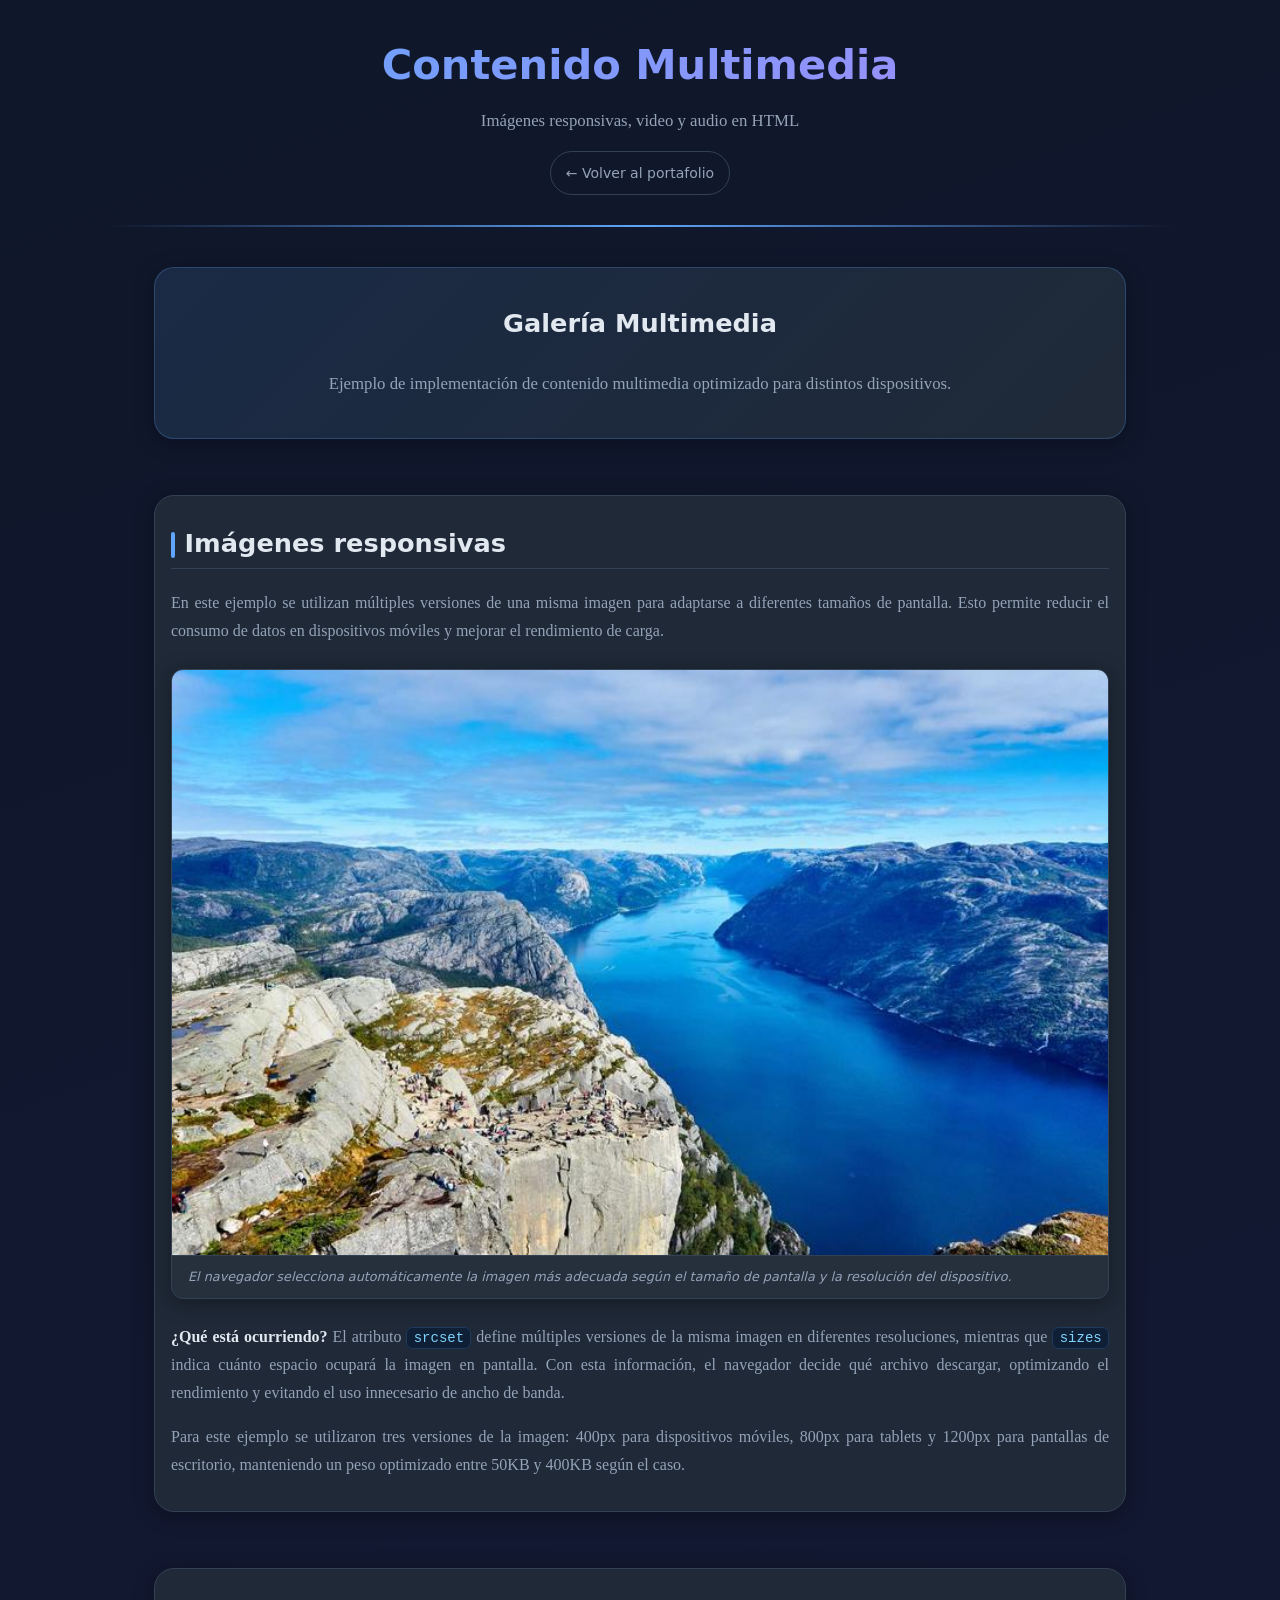
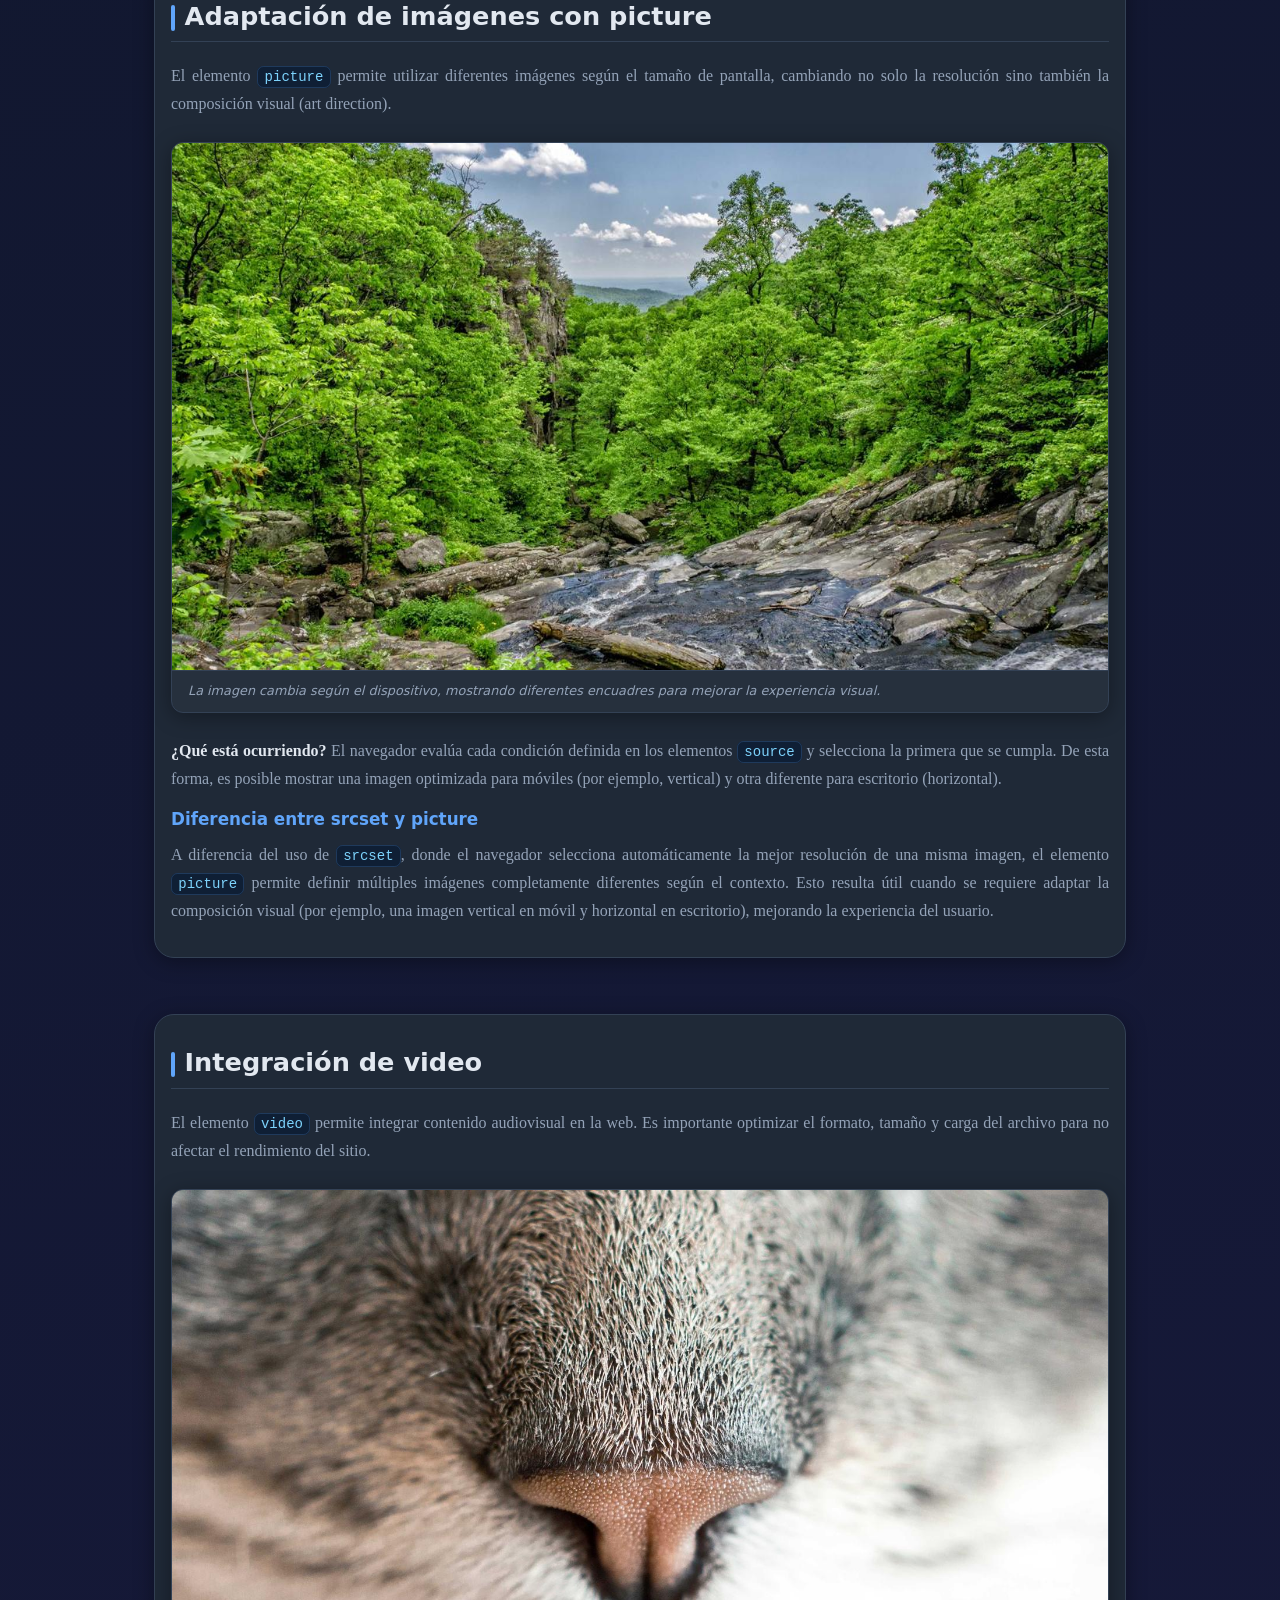
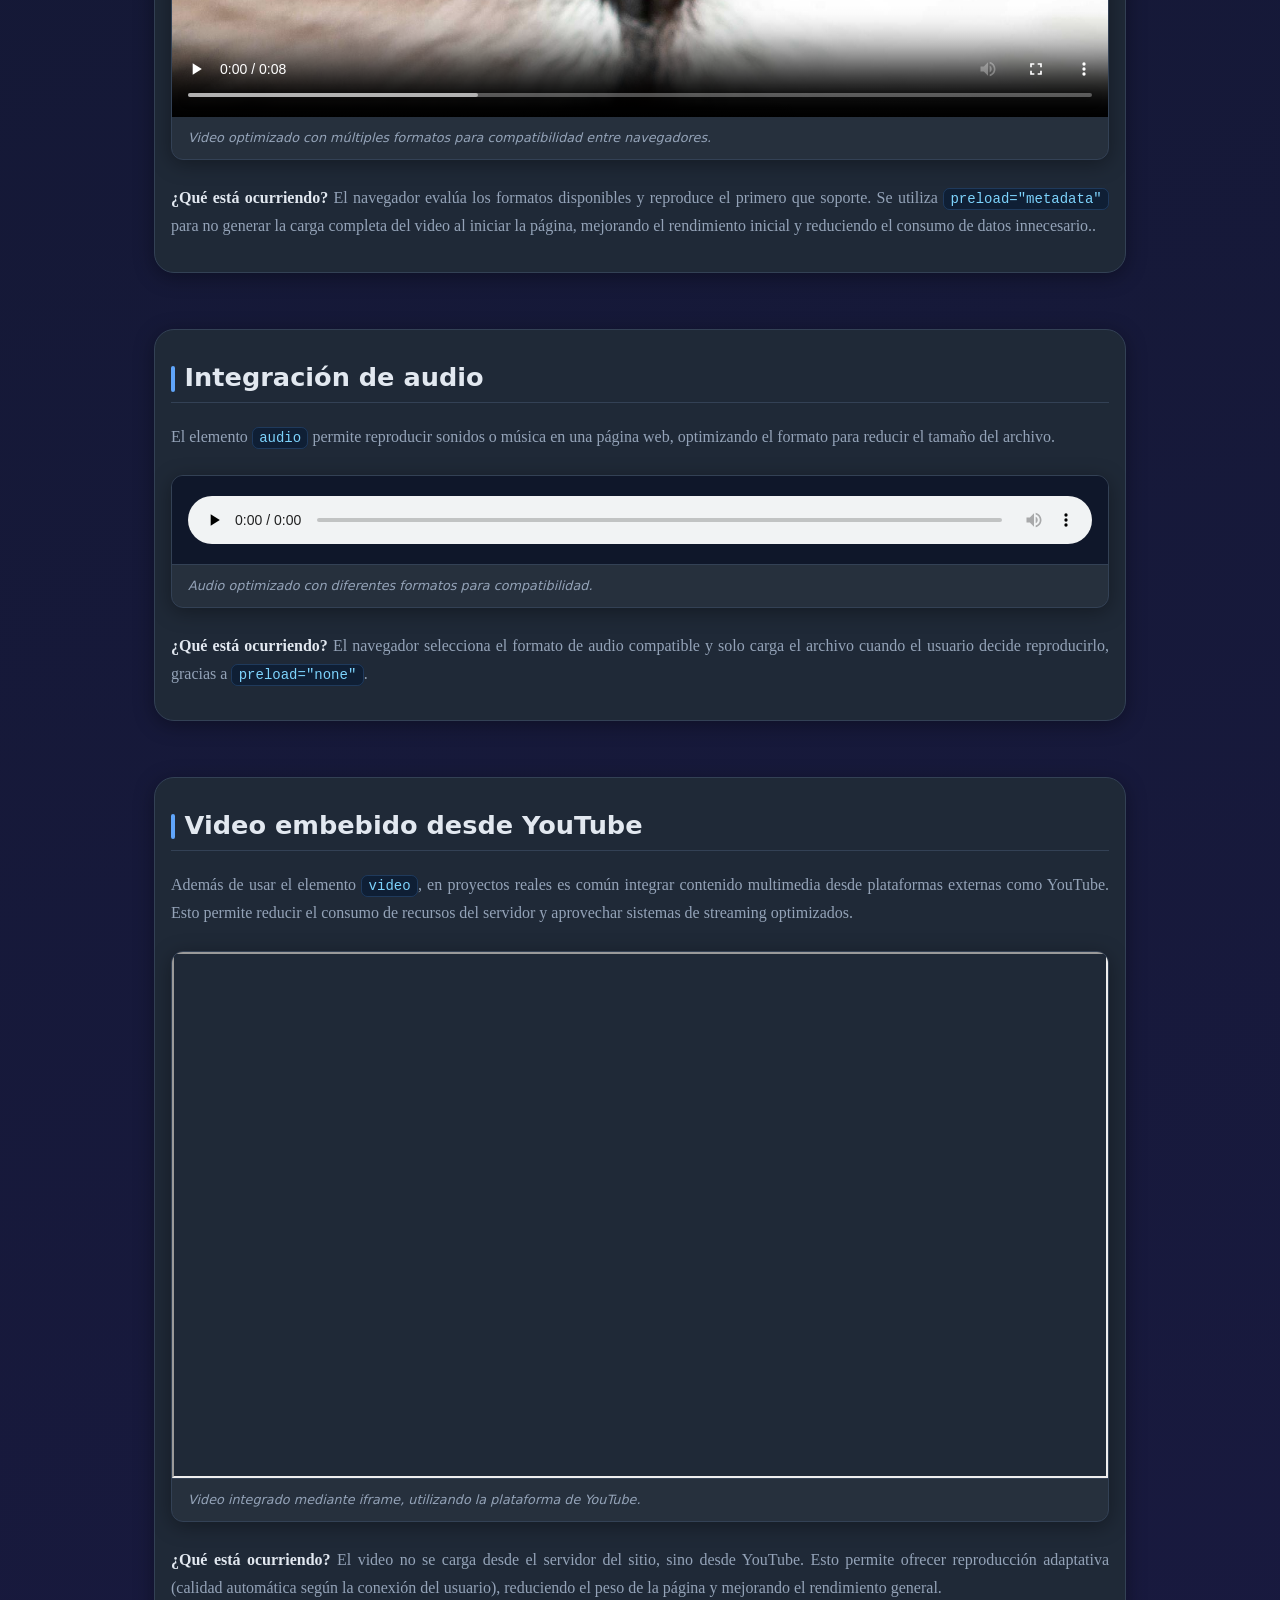
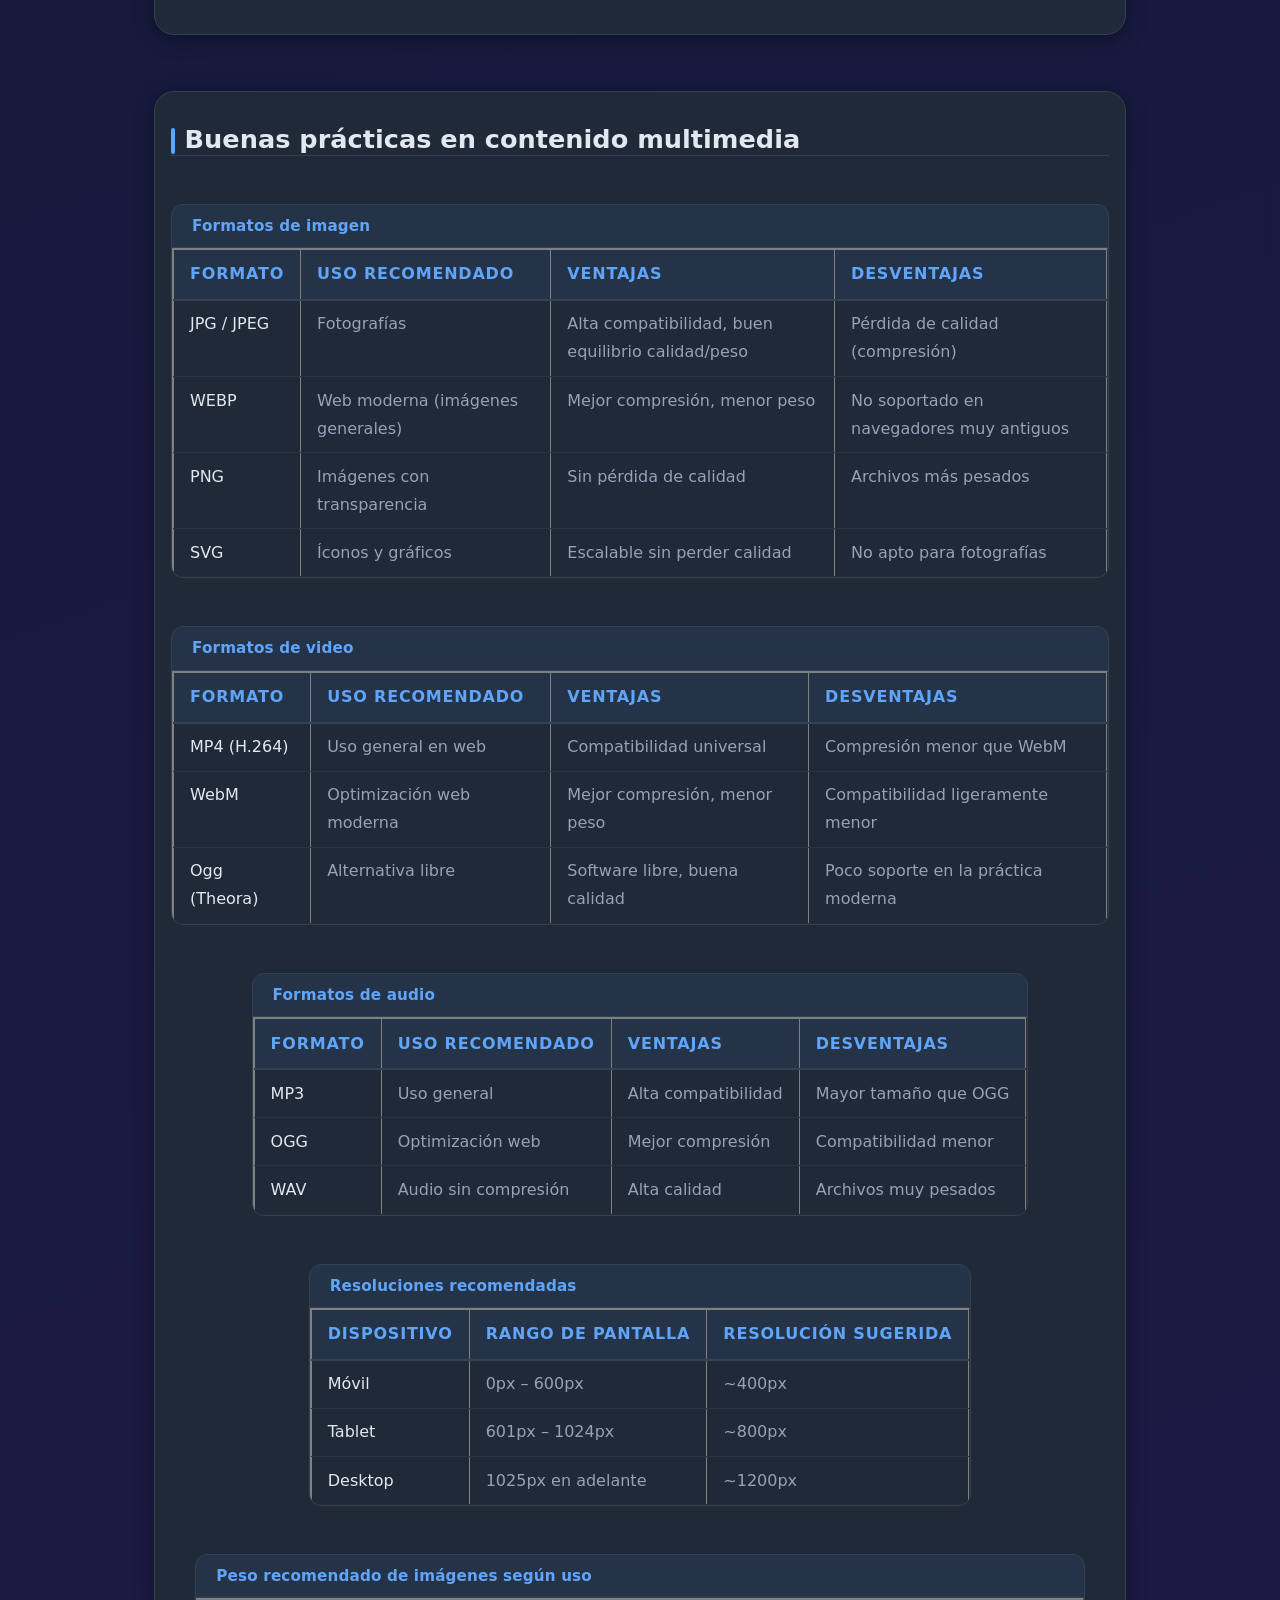
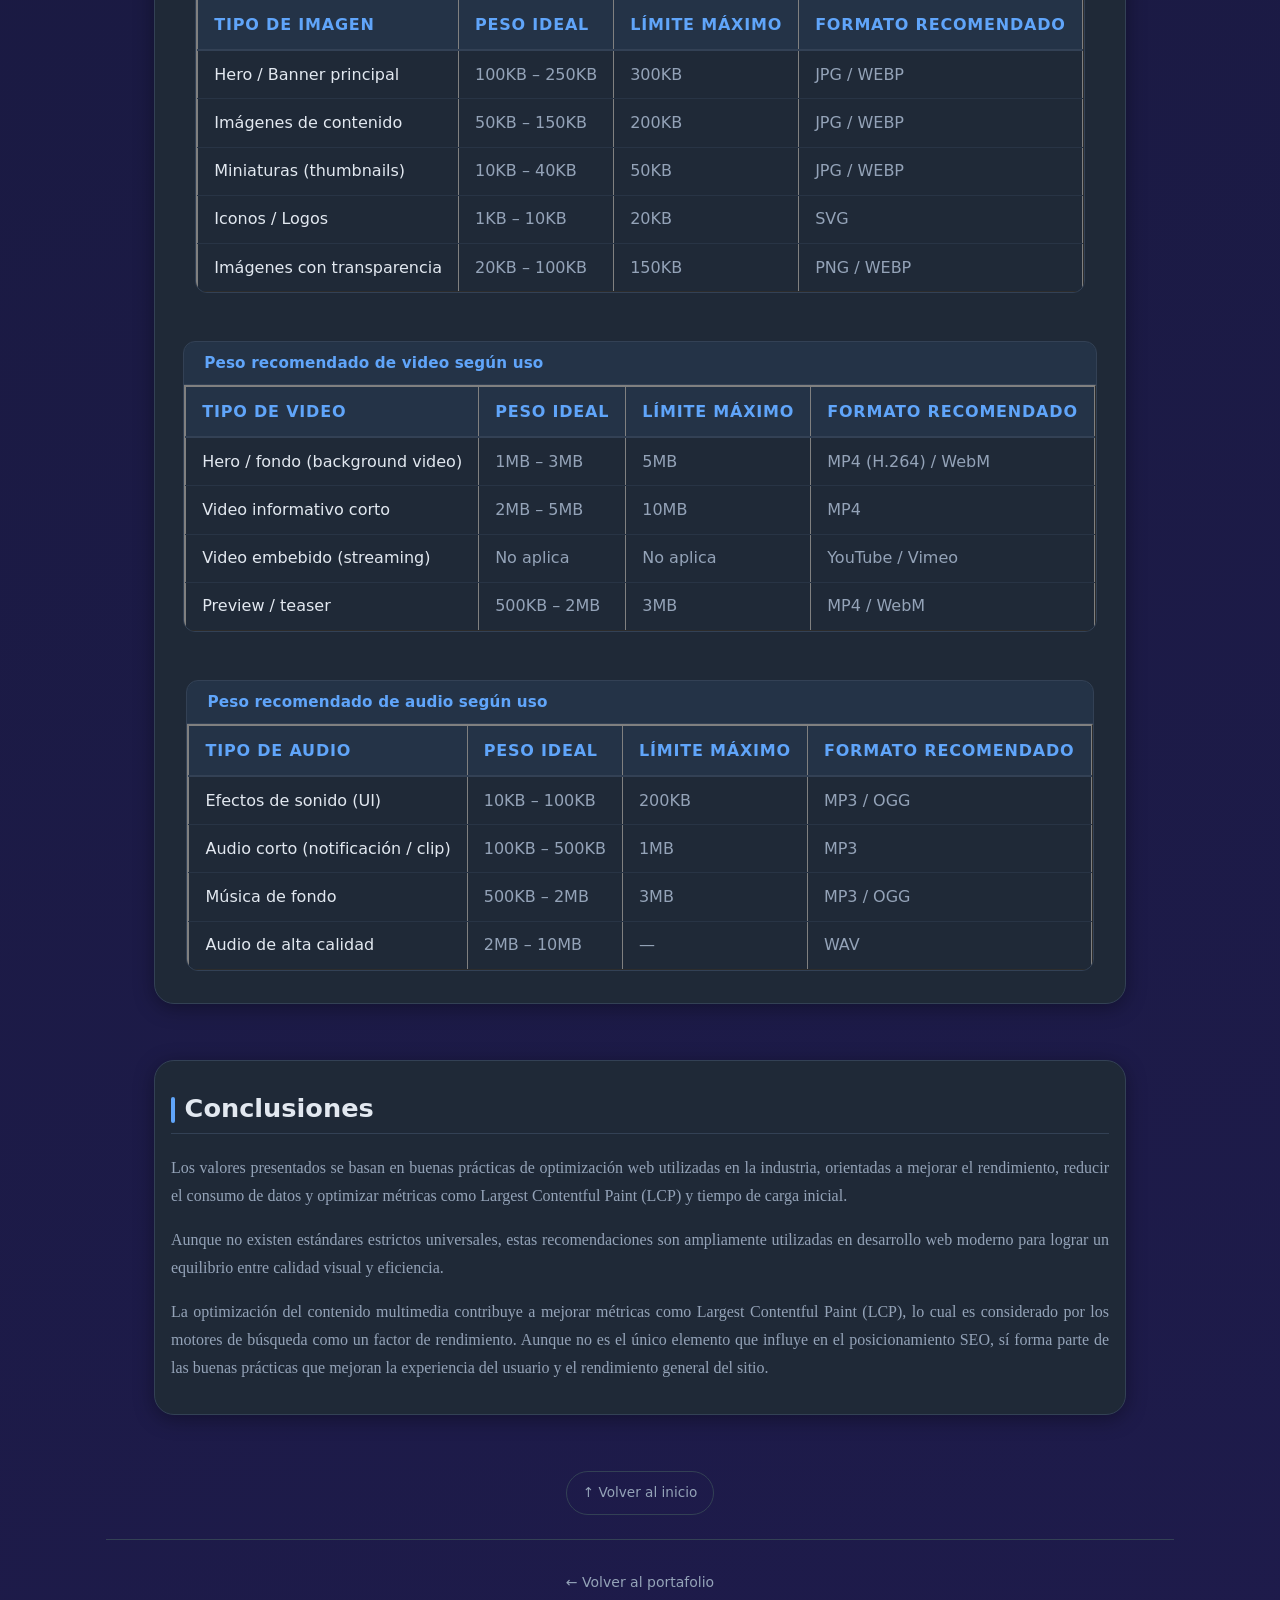
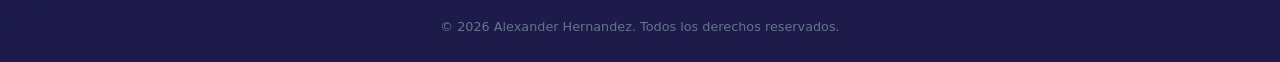
<file: proyectos/multimedia.html>
<!doctype html>
<html lang="es-SV">
  <head>
    <meta charset="UTF-8" />
    <meta name="viewport" content="width=device-width, initial-scale=1.0" />
    <title>Contenido Multimedia | Alexander Hernandez</title>

    <link
      rel="canonical"
      href="https://alexander404-san.github.io/Proyecto-CSS/"
    />

    <meta
      name="description"
      content="Ejemplo de uso de imágenes responsivas, video y audio en HTML."
    />

    <!-- Favicon -->
    <link rel="icon" href="../favicon.ico" />
    <link rel="icon" href="../assets/icons/favicon.svg" type="image/svg+xml" />

    <!-- diseño general -->
    <meta name="theme-color" content="#2563eb" />
    <!-- <meta name="color-scheme" content="light dark" /> -->
    <link rel="stylesheet" href="../assets/css/Multimedia/styles.css" />
  </head>
  <body id="top">
    <header>
      <h1>Contenido Multimedia</h1>
      <p>Imágenes responsivas, video y audio en HTML</p>

      <nav>
        <a href="../index.html">← Volver al portafolio</a>
      </nav>
    </header>
    <main>
      <section id="intro">
        <h2>Galería Multimedia</h2>
        <p>
          Ejemplo de implementación de contenido multimedia optimizado para
          distintos dispositivos.
        </p>
      </section>

      <section id="imagenes">
        <h2>Imágenes responsivas</h2>

        <p>
          En este ejemplo se utilizan múltiples versiones de una misma imagen
          para adaptarse a diferentes tamaños de pantalla. Esto permite reducir
          el consumo de datos en dispositivos móviles y mejorar el rendimiento
          de carga.
        </p>

        <figure>
          <!-- width="800"
            height="500"
            no lo pondremos aun por falta de css -->
          <img
            src="../assets/img/responsive/imagen-800x500.jpg"
            srcset="
              ../assets/img/responsive/imagen-400x250.jpg   400w,
              ../assets/img/responsive/imagen-800x500.jpg   800w,
              ../assets/img/responsive/imagen-1200x750.jpg 1200w
            "
            sizes="(max-width: 600px) 100vw,
             (max-width: 1024px) 80vw,
             800px"
            alt="Ejemplo de imagen responsiva optimizada"
            loading="lazy"
            decoding="async"
          />

          <figcaption>
            El navegador selecciona automáticamente la imagen más adecuada según
            el tamaño de pantalla y la resolución del dispositivo.
          </figcaption>
        </figure>

        <p>
          <strong>¿Qué está ocurriendo?</strong> El atributo
          <code>srcset</code> define múltiples versiones de la misma imagen en
          diferentes resoluciones, mientras que <code>sizes</code> indica cuánto
          espacio ocupará la imagen en pantalla. Con esta información, el
          navegador decide qué archivo descargar, optimizando el rendimiento y
          evitando el uso innecesario de ancho de banda.
        </p>

        <p>
          Para este ejemplo se utilizaron tres versiones de la imagen: 400px
          para dispositivos móviles, 800px para tablets y 1200px para pantallas
          de escritorio, manteniendo un peso optimizado entre 50KB y 400KB según
          el caso.
        </p>
      </section>

      <section id="picture">
        <h2>Adaptación de imágenes con picture</h2>

        <p>
          El elemento <code>picture</code> permite utilizar diferentes imágenes
          según el tamaño de pantalla, cambiando no solo la resolución sino
          también la composición visual (art direction).
        </p>

        <figure>
          <picture>
            <!-- 📱 Móvil -->
            <source
              media="(max-width: 600px)"
              srcset="../assets/img/responsive/imagen-mobile-2a3-400x600.jpg"
            />

            <!-- 📲 Tablet -->
            <source
              media="(max-width: 1024px)"
              srcset="../assets/img/responsive/imagen-tablet-4a3-800x600.jpg"
            />

            <!-- 💻 Desktop (fallback) -->
            <img
              src="../assets/img/responsive/imagen-desktop-16a9-1200x675.jpg"
              alt="Ejemplo de imagen adaptada según dispositivo"
              width="1200"
              height="675"
              loading="lazy"
              decoding="async"
            />
          </picture>

          <figcaption>
            La imagen cambia según el dispositivo, mostrando diferentes
            encuadres para mejorar la experiencia visual.
          </figcaption>
        </figure>

        <p>
          <strong>¿Qué está ocurriendo?</strong> El navegador evalúa cada
          condición definida en los elementos <code>source</code> y selecciona
          la primera que se cumpla. De esta forma, es posible mostrar una imagen
          optimizada para móviles (por ejemplo, vertical) y otra diferente para
          escritorio (horizontal).
        </p>

        <h3>Diferencia entre srcset y picture</h3>
        <p>
          A diferencia del uso de <code>srcset</code>, donde el navegador
          selecciona automáticamente la mejor resolución de una misma imagen, el
          elemento <code>picture</code> permite definir múltiples imágenes
          completamente diferentes según el contexto. Esto resulta útil cuando
          se requiere adaptar la composición visual (por ejemplo, una imagen
          vertical en móvil y horizontal en escritorio), mejorando la
          experiencia del usuario.
        </p>
      </section>

      <section id="video">
        <h2>Integración de video</h2>

        <p>
          El elemento <code>video</code> permite integrar contenido audiovisual
          en la web. Es importante optimizar el formato, tamaño y carga del
          archivo para no afectar el rendimiento del sitio.
        </p>

        <figure>
          <video
            controls
            width="800"
            height="450"
            preload="metadata"
            poster="../assets/img/video-preview.jpg"
          >
            <source src="../assets/video/video-demo.webm" type="video/webm" />
            <source src="../assets/video/video-demo.mp4" type="video/mp4" />

            <track
              src="subtitulos_es.vtt"
              kind="subtitles"
              srclang="es"
              label="Español"
            />

            Tu navegador no soporta video HTML5.
          </video>

          <figcaption>
            Video optimizado con múltiples formatos para compatibilidad entre
            navegadores.
          </figcaption>
        </figure>

        <p>
          <strong>¿Qué está ocurriendo?</strong> El navegador evalúa los
          formatos disponibles y reproduce el primero que soporte. Se utiliza
          <code>preload="metadata"</code> para no generar la carga completa del
          video al iniciar la página, mejorando el rendimiento inicial y
          reduciendo el consumo de datos innecesario..
        </p>
      </section>

      <section id="audio">
        <h2>Integración de audio</h2>

        <p>
          El elemento <code>audio</code> permite reproducir sonidos o música en
          una página web, optimizando el formato para reducir el tamaño del
          archivo.
        </p>

        <figure>
          <audio controls preload="none">
            <source src="../assets/audio/audio-demo.ogg" type="audio/ogg" />
            <source src="../assets/audio/audio-demo.mp3" type="audio/mpeg" />

            Tu navegador no soporta audio HTML5.
          </audio>

          <figcaption>
            Audio optimizado con diferentes formatos para compatibilidad.
          </figcaption>
        </figure>

        <p>
          <strong>¿Qué está ocurriendo?</strong> El navegador selecciona el
          formato de audio compatible y solo carga el archivo cuando el usuario
          decide reproducirlo, gracias a <code>preload="none"</code>.
        </p>
      </section>

      <section id="video-embed">
        <h2>Video embebido desde YouTube</h2>

        <p>
          Además de usar el elemento <code>video</code>, en proyectos reales es
          común integrar contenido multimedia desde plataformas externas como
          YouTube. Esto permite reducir el consumo de recursos del servidor y
          aprovechar sistemas de streaming optimizados.
        </p>

        <figure>
          <iframe
            width="800"
            height="450"
            src="https://www.youtube.com/embed/nIeC7EVdXCA?si=5E0SFglnikfqSlSM&start=8"
            title="YouTube video player"
            allow="
              accelerometer;
              autoplay;
              clipboard-write;
              encrypted-media;
              gyroscope;
              picture-in-picture;
              web-share;
            "
            referrerpolicy="strict-origin-when-cross-origin"
            allowfullscreen
          ></iframe>

          <figcaption>
            Video integrado mediante iframe, utilizando la plataforma de
            YouTube.
          </figcaption>
        </figure>

        <p>
          <strong>¿Qué está ocurriendo?</strong> El video no se carga desde el
          servidor del sitio, sino desde YouTube. Esto permite ofrecer
          reproducción adaptativa (calidad automática según la conexión del
          usuario), reduciendo el peso de la página y mejorando el rendimiento
          general.
        </p>
      </section>

      <section id="buenas-practicas">
        <h2>Buenas prácticas en contenido multimedia</h2>

        <!-- IMÁGENES -->
        <article>
          <h3>Formatos de imagen</h3>

          <table border="1">
            <thead>
              <tr>
                <th>Formato</th>
                <th>Uso recomendado</th>
                <th>Ventajas</th>
                <th>Desventajas</th>
              </tr>
            </thead>
            <tbody>
              <tr>
                <td>JPG / JPEG</td>
                <td>Fotografías</td>
                <td>Alta compatibilidad, buen equilibrio calidad/peso</td>
                <td>Pérdida de calidad (compresión)</td>
              </tr>
              <tr>
                <td>WEBP</td>
                <td>Web moderna (imágenes generales)</td>
                <td>Mejor compresión, menor peso</td>
                <td>No soportado en navegadores muy antiguos</td>
              </tr>
              <tr>
                <td>PNG</td>
                <td>Imágenes con transparencia</td>
                <td>Sin pérdida de calidad</td>
                <td>Archivos más pesados</td>
              </tr>
              <tr>
                <td>SVG</td>
                <td>Íconos y gráficos</td>
                <td>Escalable sin perder calidad</td>
                <td>No apto para fotografías</td>
              </tr>
            </tbody>
          </table>
        </article>

        <!-- FORMATOS DE VIDEO -->
        <article>
          <h3>Formatos de video</h3>

          <table border="1">
            <thead>
              <tr>
                <th>Formato</th>
                <th>Uso recomendado</th>
                <th>Ventajas</th>
                <th>Desventajas</th>
              </tr>
            </thead>
            <tbody>
              <tr>
                <td>MP4 (H.264)</td>
                <td>Uso general en web</td>
                <td>Compatibilidad universal</td>
                <td>Compresión menor que WebM</td>
              </tr>
              <tr>
                <td>WebM</td>
                <td>Optimización web moderna</td>
                <td>Mejor compresión, menor peso</td>
                <td>Compatibilidad ligeramente menor</td>
              </tr>
              <tr>
                <td>Ogg (Theora)</td>
                <td>Alternativa libre</td>
                <td>Software libre, buena calidad</td>
                <td>Poco soporte en la práctica moderna</td>
              </tr>
            </tbody>
          </table>
        </article>

        <!-- FORMATOS DE AUDIO -->
        <article>
          <h3>Formatos de audio</h3>

          <table border="1">
            <thead>
              <tr>
                <th>Formato</th>
                <th>Uso recomendado</th>
                <th>Ventajas</th>
                <th>Desventajas</th>
              </tr>
            </thead>
            <tbody>
              <tr>
                <td>MP3</td>
                <td>Uso general</td>
                <td>Alta compatibilidad</td>
                <td>Mayor tamaño que OGG</td>
              </tr>
              <tr>
                <td>OGG</td>
                <td>Optimización web</td>
                <td>Mejor compresión</td>
                <td>Compatibilidad menor</td>
              </tr>
              <tr>
                <td>WAV</td>
                <td>Audio sin compresión</td>
                <td>Alta calidad</td>
                <td>Archivos muy pesados</td>
              </tr>
            </tbody>
          </table>
        </article>

        <!-- RESOLUCIONES -->
        <article>
          <h3>Resoluciones recomendadas</h3>

          <table border="1">
            <thead>
              <tr>
                <th>Dispositivo</th>
                <th>Rango de pantalla</th>
                <th>Resolución sugerida</th>
              </tr>
            </thead>
            <tbody>
              <tr>
                <td>Móvil</td>
                <td>0px – 600px</td>
                <td>~400px</td>
              </tr>
              <tr>
                <td>Tablet</td>
                <td>601px – 1024px</td>
                <td>~800px</td>
              </tr>
              <tr>
                <td>Desktop</td>
                <td>1025px en adelante</td>
                <td>~1200px</td>
              </tr>
            </tbody>
          </table>
        </article>

        <!-- PESOS IMAGENES -->
        <article>
          <h3>Peso recomendado de imágenes según uso</h3>

          <table border="1">
            <thead>
              <tr>
                <th>Tipo de imagen</th>
                <th>Peso ideal</th>
                <th>Límite máximo</th>
                <th>Formato recomendado</th>
              </tr>
            </thead>
            <tbody>
              <tr>
                <td>Hero / Banner principal</td>
                <td>100KB – 250KB</td>
                <td>300KB</td>
                <td>JPG / WEBP</td>
              </tr>
              <tr>
                <td>Imágenes de contenido</td>
                <td>50KB – 150KB</td>
                <td>200KB</td>
                <td>JPG / WEBP</td>
              </tr>
              <tr>
                <td>Miniaturas (thumbnails)</td>
                <td>10KB – 40KB</td>
                <td>50KB</td>
                <td>JPG / WEBP</td>
              </tr>
              <tr>
                <td>Iconos / Logos</td>
                <td>1KB – 10KB</td>
                <td>20KB</td>
                <td>SVG</td>
              </tr>
              <tr>
                <td>Imágenes con transparencia</td>
                <td>20KB – 100KB</td>
                <td>150KB</td>
                <td>PNG / WEBP</td>
              </tr>
            </tbody>
          </table>
        </article>

        <!-- PESOS VIDEOS -->

        <article>
          <h3>Peso recomendado de video según uso</h3>

          <table border="1">
            <thead>
              <tr>
                <th>Tipo de video</th>
                <th>Peso ideal</th>
                <th>Límite máximo</th>
                <th>Formato recomendado</th>
              </tr>
            </thead>
            <tbody>
              <tr>
                <td>Hero / fondo (background video)</td>
                <td>1MB – 3MB</td>
                <td>5MB</td>
                <td>MP4 (H.264) / WebM</td>
              </tr>
              <tr>
                <td>Video informativo corto</td>
                <td>2MB – 5MB</td>
                <td>10MB</td>
                <td>MP4</td>
              </tr>
              <tr>
                <td>Video embebido (streaming)</td>
                <td>No aplica</td>
                <td>No aplica</td>
                <td>YouTube / Vimeo</td>
              </tr>
              <tr>
                <td>Preview / teaser</td>
                <td>500KB – 2MB</td>
                <td>3MB</td>
                <td>MP4 / WebM</td>
              </tr>
            </tbody>
          </table>
        </article>

        <!-- PESOS AUDIO -->
        <article>
          <h3>Peso recomendado de audio según uso</h3>

          <table border="1">
            <thead>
              <tr>
                <th>Tipo de audio</th>
                <th>Peso ideal</th>
                <th>Límite máximo</th>
                <th>Formato recomendado</th>
              </tr>
            </thead>
            <tbody>
              <tr>
                <td>Efectos de sonido (UI)</td>
                <td>10KB – 100KB</td>
                <td>200KB</td>
                <td>MP3 / OGG</td>
              </tr>
              <tr>
                <td>Audio corto (notificación / clip)</td>
                <td>100KB – 500KB</td>
                <td>1MB</td>
                <td>MP3</td>
              </tr>
              <tr>
                <td>Música de fondo</td>
                <td>500KB – 2MB</td>
                <td>3MB</td>
                <td>MP3 / OGG</td>
              </tr>
              <tr>
                <td>Audio de alta calidad</td>
                <td>2MB – 10MB</td>
                <td>—</td>
                <td>WAV</td>
              </tr>
            </tbody>
          </table>
        </article>
      </section>

      <section id="conclusiones">
        <h2>Conclusiones</h2>

        <p>
          Los valores presentados se basan en buenas prácticas de optimización
          web utilizadas en la industria, orientadas a mejorar el rendimiento,
          reducir el consumo de datos y optimizar métricas como Largest
          Contentful Paint (LCP) y tiempo de carga inicial.
        </p>

        <p>
          Aunque no existen estándares estrictos universales, estas
          recomendaciones son ampliamente utilizadas en desarrollo web moderno
          para lograr un equilibrio entre calidad visual y eficiencia.
        </p>

        <p>
          La optimización del contenido multimedia contribuye a mejorar métricas
          como Largest Contentful Paint (LCP), lo cual es considerado por los
          motores de búsqueda como un factor de rendimiento. Aunque no es el
          único elemento que influye en el posicionamiento SEO, sí forma parte
          de las buenas prácticas que mejoran la experiencia del usuario y el
          rendimiento general del sitio.
        </p>
      </section>

      <a href="#top">↑ Volver al inicio</a>
    </main>
    <footer>
      <hr />
      <a href="../index.html">← Volver al portafolio</a>

      <p>&copy; 2026 Alexander Hernandez. Todos los derechos reservados.</p>
    </footer>
  </body>
</html>
</file>
<file: proyectos/contabilidad/assets/css/styles.css>
/* ============================================================
   Despacho Contable Florez Hernández — Hoja de Estilos
   Estilo: Formal refinado · Paleta oficial del cliente
   ============================================================ */

/* ── Fuentes ────────────────────────────────────────────────── */
@import url("https://fonts.googleapis.com/css2?family=Cormorant+Garamond:ital,wght@0,400;0,500;0,600;1,400;1,500&family=DM+Sans:wght@300;400;500&display=swap");

/* ── Variables ──────────────────────────────────────────────── */
:root {
  /* Paleta oficial del cliente */
  --primario: #3a6399; /* Azul principal */
  --primario-light: #5276a4; /* Azul medio */
  --primario-sombra: #8298b3; /* Azul grisáceo */
  --secundario: #66c5e7; /* Celeste — acento */
  --secundario-light: #9ed2e5; /* Celeste suave */
  --secundario-sombra: #31b5e6; /* Celeste muy suave */

  /* Derivados para uso interno */
  --azul: var(--primario);
  --azul-light: #b7c5d8;
  --azul-oscuro: #2a4d7a;
  --azul-profundo: #1b3254;
  --azul-opaco: #2a4b77;
  --azul-claro: #d6e8f5;
  --azul-suave: #eef5fb;

  /* Acento celeste */
  --acento: var(--secundario);
  --acento-light: var(--secundario-light);
  --acento-linea: #4db8e0;

  /* Neutros */
  --blanco: #ffffff;
  --gris-claro: #f5f7fa;
  --gris-medio: #dde4ed;
  --gris-texto: #667080;
  --negro-suave: #1a2030;

  /* Especiales */
  --color-gmail: #c71610;
  --color-whatsapp: #25d366;
  --color-faceboock: #0866ff;
  --color-instagram: #e1306c;
  --color-linkedin: #0077b5;

  /* Tipografía */
  --fuente-display: "Cormorant Garamond", Georgia, serif;
  --fuente-cuerpo: "DM Sans", system-ui, sans-serif;

  /* Espaciado y forma */
  --radio: 4px;
  --radio-md: 8px;
  --radio-lg: 12px;
  --sombra-fina: 0 1px 4px rgba(27, 50, 84, 0.08);
  --sombra-media: 0 4px 20px rgba(27, 50, 84, 0.14);
  --transicion: 0.25s ease;

  /* Layout */
  --ancho-max: 1100px;
  --padding-x: clamp(1.25rem, 5vw, 3rem);
}

/* ── Reset base ─────────────────────────────────────────────── */
*,
*::before,
*::after {
  box-sizing: border-box;
  margin: 0;
  padding: 0;
}

html {
  font-size: 16px;

  scroll-behavior: smooth;
}

body {
  background-color: var(--blanco);

  font-family: var(--fuente-cuerpo);
  font-weight: 400;
  color: var(--negro-suave);
  line-height: 1.7;

  -webkit-font-smoothing: antialiased;
}

img {
  display: block;

  max-width: 100%;
}

a {
  text-decoration: none;
  color: var(--azul);

  transition: color var(--transicion);
}

a:hover {
  color: var(--azul-oscuro);
}

ul,
ol {
  padding-left: 1.25rem;
}

/* ── Línea decorativa de acento ─────────────────────────────── */
.linea-decorativa {
  display: block;
  height: 4px;
  margin: 1rem 0;
  background: var(--secundario);
}

/* ══════════════════════════════════════════════════════════════
   HEADER
══════════════════════════════════════════════════════════════ */
header {
  display: flex;
  align-items: center;
  justify-content: space-between;
  gap: 1.5rem;
  flex-wrap: wrap;

  position: sticky;
  top: 0;
  z-index: 100;

  padding: 0.25rem var(--padding-x);
  background-color: var(--blanco);

  border-bottom: 2px solid var(--gris-medio);
  box-shadow: 0 8px 8px rgba(27, 50, 84, 0.07);
}

/* Logo en header */
.header-logo {
  display: flex;
  align-items: center;

  font-size: 1.5rem;
  font-weight: 900;
  font-family: var(--fuente-display);
}

.header-logo img {
  height: 60px;
  width: auto;

  transition: opacity var(--transicion);
}

.header-logo:hover img {
  opacity: 0.8;
}

.header-logo span {
  margin-left: 0.5rem;

  color: var(--secundario);
}

/* Navegación */

header nav ul {
  display: flex;
  gap: 0.25rem;
  flex-wrap: wrap;

  padding: 0;

  list-style: none;
}

header nav a {
  display: flex;
  align-items: center;

  min-height: 44px;
  padding: 0 0.75rem;

  font-size: 0.85rem;
  font-weight: 500;
  letter-spacing: 0.05em;
  text-transform: uppercase;
  color: var(--primario);

  border-radius: var(--radio);

  transition:
    background var(--transicion),
    color var(--transicion),
    transform 0.25s ease-in-out;
}

header nav a:hover {
  background: var(--azul-claro);

  font-weight: 600;
  color: var(--azul-profundo);

  transform: scale(1.06);
}

/* Enlace activo — borde inferior celeste */
header nav a:focus-visible {
  outline: 2px solid var(--secundario);
  outline-offset: 2px;
}

/* ══════════════════════════════════════════════════════════════
   SECCIONES — estructura compartida
══════════════════════════════════════════════════════════════ */

main {
  position: relative;
}

main > section {
  max-width: var(--ancho-max);
  padding: clamp(3rem, 7vw, 5.5rem) var(--padding-x) 3rem;
  margin: 0 auto;
}

/* Alternancia de fondo entre secciones pares */
main > section:nth-child(odd) {
  max-width: 100%;
  padding-inline: 5rem;
  background-color: var(--gris-claro);
}

/* Secciones con fondo propio — no sobreescribir */
#testimonios {
  background-color: unset;
}

/* Encabezados de sección */
main h2 {
  font-family: var(--fuente-display);
  font-size: clamp(1.9rem, 4vw, 2.8rem);
  font-weight: 500;
  line-height: 1.2;
  letter-spacing: -0.01em;
  color: var(--azul-profundo);
}

main h3 {
  font-family: var(--fuente-display);
  font-size: clamp(1.2rem, 2.5vw, 1.5rem);
  font-weight: 500;
  line-height: 1.3;
  color: var(--azul-oscuro);
}

/* ══════════════════════════════════════════════════════════════
   HERO — Split diagonal: texto izquierda / panel geométrico derecha
══════════════════════════════════════════════════════════════ */
#hero {
  display: flex;

  min-height: clamp(460px, 60vh, 620px);
  padding: 0;
  background-color: var(--azul-profundo);

  color: var(--blanco);
}

/* Panel de contenido */
.hero-contenido {
  display: flex;
  flex-direction: column;
  justify-content: center;

  padding: clamp(3rem, 7vw, 4.5rem) var(--padding-x);
}

/* Panel geométrico derecho */
.hero-logo {
  display: flex;
  align-items: center;
  justify-content: center;

  width: 100%;
  background-color: var(--azul-opaco);

  clip-path: polygon(12% 0, 100% 0, 100% 100%, 0% 100%);
}

/* Círculo decorativo celeste */
.hero-logo img {
  width: clamp(160px, 22vw, 280px);
  height: clamp(160px, 22vw, 280px);

  border-radius: 50%;
  border: 2px solid rgb(102, 197, 231);
  box-shadow: 0 0 0 clamp(24px, 4vw, 48px) rgba(102, 197, 231, 0.07);

  transform: translateX(12%);
}

#hero h1 {
  margin-bottom: 1.5rem;

  font-family: var(--fuente-display);
  font-size: clamp(2rem, 4.5vw, 3.6rem);
  font-weight: 500;
  line-height: 1.12;
  letter-spacing: -0.02em;
  color: var(--blanco);
}

#hero p {
  margin-bottom: 2rem;

  font-size: clamp(0.95rem, 1.4vw, 1.05rem);
  color: rgba(255, 255, 255, 0.78);
  line-height: 1.75;
}

#hero strong {
  font-weight: 500;
  color: var(--blanco);
}

/* Píldoras de beneficios rápidos */
.hero-pills {
  display: flex;
  flex-wrap: wrap;
  gap: 1rem;
}

#hero .hero-pills strong {
  padding: 0.3rem 0.85rem;

  font-size: 0.78rem;
  font-weight: 500;
  letter-spacing: 0.04em;
  color: var(--secundario);

  border: 1px solid rgba(102, 197, 231, 0.35);
  border-radius: 2rem;
}

/* CTA */
#hero a {
  align-self: flex-start;

  display: inline-flex;
  align-items: center;
  gap: 0.6rem;

  padding: 0.9rem 1.75rem;
  background-color: var(--secundario);

  font-weight: 500;
  font-size: 0.88rem;
  letter-spacing: 0.05em;
  text-transform: uppercase;
  color: var(--azul-profundo);

  border-radius: var(--radio);

  transition:
    background var(--transicion),
    transform var(--transicion);
}

#hero a::after {
  content: "→";
  font-size: 1rem;
}

#hero a:hover {
  background-color: var(--secundario-light);

  transform: translateX(3px);
}

/* ══════════════════════════════════════════════════════════════
   BENEFICIOS — cards con ícono SVG sobre fondo blanco
══════════════════════════════════════════════════════════════ */

.beneficios-header {
  max-width: 680px;
  margin-bottom: 3rem;
}

.beneficios-header p {
  color: var(--gris-texto);
  font-size: 1rem;
  line-height: 1.75;
}

.bento-grid {
  display: grid;
  grid-template-columns: repeat(auto-fit, minmax(280px, 1fr));
  gap: 1.5rem;
}

.bento-item {
  display: flex;
  flex-direction: column;
  justify-content: center;
  padding: 2.5rem 2rem;
  background: var(--blanco);
  border: 1px solid var(--gris-medio);
  border-radius: var(--radio-lg);
  box-shadow: var(--sombra-fina);
  
  /* Optimizando la animación por hardware */
  will-change: transform, box-shadow, border-color;
  transition: box-shadow var(--transicion), transform var(--transicion), border-color var(--transicion);
}

.bento-item:hover {
  box-shadow: var(--sombra-media);
  transform: translateY(-4px);
  border-color: var(--secundario-light);
}



/* Etiqueta superior sutil */
.bento-tag {
  align-self: flex-start;
  margin-bottom: 1rem;
  padding: 0.3rem 0.8rem;
  background: var(--azul-suave);
  color: var(--primario);
  font-size: 0.75rem;
  font-weight: 600;
  letter-spacing: 0.05em;
  text-transform: uppercase;
  border-radius: 2rem;
}

.bento-item h3 {
  margin-bottom: 0.8rem;
  font-size: 1.25rem;
  font-weight: 600;
  line-height: 1.3;
  color: var(--azul-profundo);
  font-family: var(--fuente-cuerpo);
}

.bento-item p {
  font-size: 0.95rem;
  color: var(--gris-texto);
  line-height: 1.6;
}

.bento-header {
  display: flex;
  align-items: center;
  gap: 1rem;
  margin-bottom: 1.25rem;
}

.bento-icono {
  display: flex;
  align-items: center;
  justify-content: center;
  width: 2.5rem;
  height: 2.5rem;
  background: var(--azul-suave);
  color: var(--primario);
  border-radius: var(--radio-md);
  transition: transform var(--transicion);
  will-change: transform;
}

.bento-icono svg {
  width: 1.25rem;
  height: 1.25rem;
}

.bento-item:hover .bento-icono {
  transform: scale(1.1) rotate(-5deg);
}

.bento-tag {
  margin-bottom: 0; /* Quitamos el margen que tenía antes porque ahora está en el flex header */
}

/* Ajuste para la card destacada */
.bento-item.destacado .bento-icono {
  background: rgba(255, 255, 255, 0.1);
  color: var(--secundario);
}

/* Rompiendo la monotonía de la cuadrícula en pantallas grandes */
@media (min-width: 768px) {
  .bento-item.destacado {
    grid-column: span 3;
    background: linear-gradient(135deg, var(--azul-profundo), var(--azul-oscuro));
    border: none;
  }
  
  .bento-item.destacado h3,
  .bento-item.destacado p {
    color: var(--blanco);
  }

  .bento-item.destacado p {
    opacity: 0.85;
  }

  .bento-item.destacado .bento-tag {
    background: rgba(255, 255, 255, 0.1);
    color: var(--secundario);
  }

  .bento-item.ancho-completo {
    grid-column: 1 / -1;
    flex-direction: row;
    align-items: center;
    justify-content: space-between;
    gap: 3rem;
  }
  
  .bento-item.ancho-completo h3 {
    margin-bottom: 0;
    flex: 1;
    font-size: 1.5rem;
  }
  
  .bento-item.ancho-completo p {
    flex: 2;
  }
}

/* --- BENTO GRID MEJORADO --- */
.bento-icono {
  display: flex;
  align-items: center;
  justify-content: center;
  width: 2.8rem;
  height: 2.8rem;
  background: var(--azul-suave);
  color: var(--primario);
  border-radius: 50%;
  transition: transform 0.3s ease;
  will-change: transform;
}

.bento-item:hover .bento-icono {
  transform: rotate(-10deg) scale(1.1);
  background: var(--secundario-light);
}

.bento-content-horizontal {
  display: grid;
  grid-template-columns: 1fr 1fr;
  gap: 2rem;
  align-items: center;
}

@media (max-width: 768px) {
  .bento-content-horizontal { grid-template-columns: 1fr; gap: 0.5rem; }
}

/* ══════════════════════════════════════════════════════════════
   SERVICIOS — cards con ícono SVG y diseño moderno
/* ══════════════════════════════════════════════════════════════
   SERVICIOS — Estilo Editorial / Libro Mayor (Sin Cards)
══════════════════════════════════════════════════════════════ */

.servicios-header-editorial {
  margin-bottom: 3rem;
  max-width: 700px;
}

.servicios-lista-editorial {
  display: flex;
  flex-direction: column;
  /* Una línea gruesa superior para dar estilo de documento formal */
  border-top: 3px solid var(--primario); 
}

.servicio-fila {
  display: grid;
  grid-template-columns: 1fr;
  gap: 1.5rem;
  padding: 2.5rem 0;
  /* Línea divisoria fina entre cada servicio */
  border-bottom: 1px solid rgba(58, 99, 153, 0.2); 
  transition: background-color 0.3s ease, padding-left 0.3s ease;
}

/* Efecto hover muy sutil y elegante */
.servicio-fila:hover {
  background-color: rgba(102, 197, 231, 0.03); /* Un celeste casi transparente */
  padding-left: 1rem;
}

.servicio-titulo {
  display: flex;
  flex-direction: column;
  gap: 0.5rem;
}

.servicio-titulo span {
  font-family: 'DM Sans', sans-serif;
  font-size: 0.9rem;
  font-weight: 700;
  color: var(--secundario);
  letter-spacing: 2px;
}

.servicio-titulo h3 {
  font-size: 1.5rem;
  color: var(--azul-profundo);
  margin: 0;
  line-height: 1.3;
}

.servicio-detalle p {
  font-weight: 500;
  color: var(--primario);
  margin-bottom: 1.25rem;
  font-size: 1.05rem;
}

.servicio-detalle ul {
  list-style: none;
  padding: 0;
  margin: 0;
  display: grid;
  grid-template-columns: 1fr;
  gap: 0.8rem;
}

.servicio-detalle ul li {
  position: relative;
  padding-left: 1.5rem;
  color: var(--gris-texto);
  font-size: 0.95rem;
  line-height: 1.5;
}

/* Viñeta personalizada minimalista */
.servicio-detalle ul li::before {
  content: "—";
  position: absolute;
  left: 0;
  color: var(--secundario);
  font-weight: 700;
}

/* Diseño de dos columnas para pantallas grandes */
@media (min-width: 800px) {
  .servicio-fila {
    grid-template-columns: 1fr 2fr; /* El título ocupa 1/3, el contenido 2/3 */
    gap: 4rem;
    padding: 3.5rem 0;
  }
  
  .servicio-titulo h3 {
    font-size: 1.8rem;
  }
  
  /* Dividimos las listas largas en 2 columnas para aprovechar el espacio horizontal */
  .servicio-detalle ul {
    grid-template-columns: repeat(2, 1fr);
    column-gap: 2rem;
  }
}

══════════════════════════════════════════════════════════════ */
/* ══════════════════════════════════════════════════════════════
   PROCESO — línea de tiempo horizontal tipo journey map
══════════════════════════════════════════════════════════════ */
#proceso {
  text-align: center;
}

#proceso h2 {
  margin-bottom: 4rem;
}

/* Línea horizontal de conexión */
#proceso ol::before {
  content: "";
  position: absolute;

  top: 2rem;
  left: calc(12.5% + 0.5rem);
  right: calc(12.5% + 0.5rem);
  height: 3px;
  background: linear-gradient(90deg, var(--primario), var(--secundario));
}

/* Línea de tiempo */
#proceso ol {
  position: relative;
  display: grid;
  grid-template-columns: repeat(4, 1fr);

  margin-bottom: 3.5rem;
  padding: 0;

  list-style: none;
  counter-reset: pasos;
}

/* Nodo circular */
#proceso li::before {
  position: relative;
  z-index: 1;
  content: counter(pasos);

  display: flex;
  align-items: center;
  justify-content: center;
  flex-shrink: 0;

  width: 4.2rem;
  height: 4.2rem;
  margin-bottom: 1.25rem;
  background: var(--primario);

  font-family: var(--fuente-display);
  font-size: 1.5rem;
  font-weight: 500;
  color: var(--blanco);

  border: 3px solid var(--blanco);
  border-radius: 50%;
  box-shadow: 0 0 0 2px var(--primario);

  transition:
    background var(--transicion),
    box-shadow var(--transicion);
}

#proceso li {
  position: relative;
  display: flex;
  flex-direction: column;
  align-items: center;

  padding: 0 0.75rem;

  color: var(--gris-texto);
  text-align: center;

  counter-increment: pasos;
}

#proceso li:hover::before {
  background: var(--secundario);
  box-shadow:
    0 0 0 2px var(--secundario),
    0 4px 16px rgba(102, 197, 231, 0.3);
}

/* CTA */
#proceso > a {
  display: inline-flex;
  align-items: center;
  gap: 0.6rem;

  padding: 0.85rem 1.75rem;
  background: var(--primario);

  font-size: 0.88rem;
  font-weight: 500;
  letter-spacing: 0.05em;
  text-transform: uppercase;
  color: var(--blanco);

  border-radius: var(--radio);

  transition:
    background var(--transicion),
    transform var(--transicion);
}

#proceso > a:hover {
  background: var(--azul-oscuro);
  transform: translateX(3px);
}

@media (max-width: 700px) {
  #proceso ol {
    grid-template-columns: 1fr;
    gap: 0;
  }

  #proceso ol::before {
    top: 2.1rem;
    left: 2.05rem;
    bottom: 2.1rem;
    right: auto;
    width: 2px;
    height: auto;
    background: linear-gradient(180deg, var(--primario), var(--secundario));
  }

  #proceso li {
    flex-direction: row;
    text-align: left;
    align-items: flex-start;
    gap: 1.25rem;
    padding: 0 0 2rem 0;
  }

  #proceso li::before {
    margin-bottom: 0;
    flex-shrink: 0;
  }
}

/* ══════════════════════════════════════════════════════════════
   TESTIMONIOS
══════════════════════════════════════════════════════════════ */
#testimonios {
  padding: clamp(3rem, 7vw, 5.5rem) var(--padding-x);
  background-color: var(--azul-profundo);

  text-align: center;
}

#testimonios h2 {
  margin-bottom: 2rem;

  font-size: clamp(1.1rem, 2vw, 1.3rem);
  font-weight: 300;
  letter-spacing: 0.08em;
  text-transform: uppercase;
  color: var(--azul-claro);
}

#testimonios figure {
  max-width: 680px;
  margin: 0 auto;
}

#testimonios blockquote p {
  margin-bottom: 1.5rem;

  font-family: var(--fuente-display);
  font-size: clamp(1.6rem, 3.5vw, 2.4rem);
  font-style: italic;
  font-weight: 400;
  line-height: 1.4;
  color: var(--blanco);
}

#testimonios blockquote p::before {
  content: "\201C";
  color: var(--acento-linea);
}

#testimonios blockquote p::after {
  content: "\201D";
  color: var(--acento-linea);
}

#testimonios figcaption cite {
  font-style: normal;
  font-size: 0.85rem;
  letter-spacing: 0.05em;
  text-transform: uppercase;
  color: var(--azul-claro);
}

/* ══════════════════════════════════════════════════════════════
   FAQ — panel lateral de color + acordeón premium
══════════════════════════════════════════════════════════════ */
#faq .faq-wrapper {
  display: grid;
  grid-template-columns: 25% auto;
  gap: 4rem;

  align-items: start;
}

/* Panel lateral */
#faq .faq-lateral {
  position: sticky;
  top: 6rem;

  color: var(--gris-texto);
}

#faq .faq-lateral h2 {
  margin-bottom: 0.8rem;
}

#faq .faq-lateral p {
  margin-bottom: 2rem;

  font-size: 0.9rem;
  line-height: 1.7;
}

#faq .faq-lateral a {
  display: inline-flex;
  align-items: center;
  gap: 0.5rem;

  font-size: 0.82rem;
  font-weight: 500;
  letter-spacing: 0.05em;
  text-transform: uppercase;
  color: var(--primario);

  border-bottom: 2px solid var(--secundario);
  padding-bottom: 2px;

  transition:
    color var(--transicion),
    border-color var(--transicion);
}

#faq .faq-lateral a:hover {
  color: var(--azul-oscuro);
}

/* Acordeón */
#faq details {
  border-top: 1px solid var(--gris-medio);
  border-bottom: 1px solid var(--gris-medio);
  position: relative;
}

#faq details[open]::before {
  content: "";
  position: absolute;
  left: 0;
  top: 0;
  bottom: 0;

  width: 3px;
  background: var(--secundario);
}

#faq details[open] {
  background: var(--azul-suave);
  border-radius: 0 var(--radio-lg) var(--radio-lg) 0;
  margin: 1rem 0;
}

#faq summary {
  display: flex;
  justify-content: space-between;
  align-items: center;

  padding: 1rem;

  font-size: 0.97rem;
  font-weight: 500;
  color: var(--azul-profundo);

  list-style: none;
  user-select: none;
  cursor: pointer;

  transition: color var(--transicion);
}

#faq summary::after {
  content: "+";

  font-size: 1.5rem;
  font-weight: 500;
  color: var(--primario-sombra);

  transition:
    transform var(--transicion),
    color var(--transicion);
}

#faq details[open] summary::after {
  transform: rotate(45deg);
  color: var(--secundario);
}

#faq details[open] summary {
  color: var(--primario);
}

#faq details p {
  font-size: 0.93rem;
  padding: 0 1rem 1.25rem 1.25rem;
  line-height: 1.75;
}

/* ══════════════════════════════════════════════════════════════
   NOSOTROS — Diseño de Grid con Panel Lateral
══════════════════════════════════════════════════════════════ */
.nosotros-grid {
  display: grid;
  grid-template-columns: 1fr;
  gap: 3rem;
  align-items: center;
}

/* En pantallas de tablet/escritorio, dividimos en dos columnas */
@media (min-width: 850px) {
  .nosotros-grid {
    grid-template-columns: 1fr 1fr;
    gap: 4rem;
  }
}

.etiqueta-seccion {
  display: inline-block;
  margin-bottom: 1rem;
  padding: 0.3rem 0.8rem;
  background: var(--azul-suave);
  color: var(--primario);
  font-size: 0.75rem;
  font-weight: 700;
  letter-spacing: 0.08em;
  text-transform: uppercase;
  border-radius: 2rem;
}

.nosotros-intro {
  margin-bottom: 0;
  padding-bottom: 0;
  border-bottom: none;
}

.nosotros-intro h2 {
  margin-bottom: 1.5rem;
}

.nosotros-intro p {
  margin-bottom: 1.25rem;
  color: var(--gris-texto);
  font-size: 1.05rem;
  line-height: 1.8;
}

.nosotros-intro p strong {
  color: var(--azul-profundo);
  font-weight: 500;
}

/* Estilo del panel de credenciales */
.nosotros-credenciales-panel {
  background: var(--gris-claro);
  padding: clamp(1.5rem, 4vw, 2.5rem);
  border-radius: var(--radio-lg);
  border: 1px solid var(--gris-medio);
  box-shadow: var(--sombra-fina);
}

.nosotros-credenciales-panel h3 {
  margin-bottom: 2rem;
  font-size: 1.2rem;
  font-weight: 600;
  color: var(--azul-profundo);
  border-bottom: 2px solid var(--secundario-light);
  padding-bottom: 0.5rem;
  display: inline-block;
}

.credenciales-lista {
  display: flex;
  flex-direction: column;
  gap: 1.5rem;
}

.credencial-item {
  display: flex;
  gap: 1rem;
  align-items: flex-start;
  transition: transform var(--transicion);
}

.credencial-item:hover {
  transform: translateX(4px);
}

.credencial-icono {
  flex-shrink: 0;
  display: flex;
  align-items: center;
  justify-content: center;
  width: 2.8rem;
  height: 2.8rem;
  background: var(--blanco);
  color: var(--primario);
  border-radius: var(--radio-md);
  box-shadow: var(--sombra-fina);
  border: 1px solid var(--gris-medio);
}

.credencial-icono svg {
  width: 1.4rem;
  height: 1.4rem;
}

.credencial-texto strong {
  display: block;
  margin-bottom: 0.25rem;
  color: var(--azul-oscuro);
  font-weight: 600;
  font-size: 1rem;
  line-height: 1.3;
}

.credencial-texto p {
  font-size: 0.9rem;
  color: var(--gris-texto);
  line-height: 1.6;
  margin: 0;
}



/* ══════════════════════════════════════════════════════════════
   CONTACTO — layout dos columnas: panel azul + formulario
══════════════════════════════════════════════════════════════ */
.contacto-grid {
  display: grid;
  grid-template-columns: 1fr auto;
  gap: 3rem;
}

.contacto-info h2 {
  margin-bottom: 0.75rem;

  color: var(--negro-suave);
}

.contacto-info > p {
  margin-bottom: 2rem;

  font-size: 0.97rem;
  line-height: 1.75;
  color: var(--gris-texto);
}

#contacto address {
  display: flex;
  flex-direction: column;
  gap: 0.85rem;

  margin-bottom: 1.5rem;

  font-style: normal;
}

.contacto-item {
  display: flex;
  align-items: center;
  gap: 1rem;

  width: 80%;
  padding: 0.9rem 1.1rem;
  background: var(--azul-profundo);

  border: 1px solid rgba(102, 197, 231, 0.2);
  border-radius: var(--radio-lg);

  text-decoration: none;
  transition:
    background var(--transicion),
    border-color var(--transicion),
    transform var(--transicion);
}

.contacto-item:hover {
  background: var(--azul-opaco);
  border-color: rgba(102, 197, 231, 0.5);
  transform: translateX(4px);
}

.contacto-item:nth-child(2) {
  width: 70%;
}

.contacto-item:nth-child(3) {
  width: 60%;
}

.contacto-item__icono {
  display: flex;
  align-items: center;
  justify-content: center;

  width: 2.4rem;
  height: 2.4rem;
  background: rgba(102, 197, 231, 0.15);

  border-radius: var(--radio-md);
}

.contacto-item__texto {
  display: flex;
  flex-direction: column;
  gap: 0.1rem;
}

.contacto-item__texto strong {
  display: block;
  font-size: 0.72rem;
  font-weight: 600;
  letter-spacing: 0.05em;
  text-transform: uppercase;
  color: var(--secundario);
}

.contacto-item__texto {
  font-size: 0.88rem;
  color: rgba(255, 255, 255, 0.85);
}

.contacto-nota {
  position: relative;
  display: flex;
  align-items: center;
  gap: 0.6rem;

  padding: 0.75rem 1rem;
  background: var(--azul-profundo);

  font-size: 0.8rem;
  font-weight: 500;
  letter-spacing: 0.03em;
  color: var(--secundario);

  border-left: 3px solid var(--secundario);
  border-radius: 0 var(--radio-md) var(--radio-md) 0;
}

.contacto-nota svg {
  width: 1rem;
  height: 1rem;
  flex-shrink: 0;
}

/* Círculo decorativo de fondo */
#contacto form::before {
  content: "";

  position: absolute;
  top: -3rem;
  right: -6rem;

  width: 12rem;
  height: 12rem;
  background: rgba(102, 197, 231, 0.08);

  border-radius: 50%;

  pointer-events: none;
}

#contacto form {
  position: relative;

  padding: 2rem;
  background: var(--azul-profundo);

  border-radius: var(--radio-lg);

  overflow: hidden;

  transition:
    box-shadow var(--transicion),
    transform var(--transicion);
}

/* Círculo decorativo de fondo */
#contacto form::after {
  content: "";

  position: absolute;
  bottom: -10rem;
  left: -4rem;

  width: 16rem;
  height: 16rem;
  background: rgba(102, 197, 231, 0.08);

  border-radius: 50%;

  pointer-events: none;
}

#contacto form:hover {
  box-shadow:
    0 20px 25px -5px rgba(0, 0, 0, 0.4),
    0 10px 10px -5px rgba(0, 0, 0, 0.1);
  transform: translateY(-4px);
}

#contacto fieldset {
  position: relative;
  display: flex;
  flex-direction: column;
  gap: 1.6rem;

  border: none;
}

#contacto legend {
  margin-bottom: 1.2rem;

  font-family: var(--fuente-display);
  font-size: 1.3rem;
  font-weight: 700;
  color: var(--blanco);
}

.form__item {
  display: flex;
  flex-direction: column;
  gap: 0.4rem;
}

.form__group--floating {
  position: relative;
}

/* Label flotante — posición base */
.form__group--floating label {
  position: absolute;
  left: 1rem;
  top: 0.6rem;

  font-size: 0.95rem;

  color: var(--gris-texto);

  pointer-events: none;
  transition:
    color var(--transicion),
    transform var(--transicion);
}

/* Label flotante — activa (con foco o contenido) */
.form__group--floating input:focus + label,
.form__group--floating textarea:focus + label,
.form__group--floating input:not(:placeholder-shown) + label,
.form__group--floating textarea:not(:placeholder-shown) + label {
  top: 0;
  left: 1rem;

  padding: 0 0.3rem;
  background-color: var(--azul-profundo);

  font-size: 0.62rem;
  font-weight: 600;
  letter-spacing: 0.05rem;
  text-transform: uppercase;
  color: var(--azul-light);

  border-radius: 0.25rem;

  transform: translateY(-65%);
}

/* Label flotante — color en foco */
.form__group--floating input:focus + label,
.form__group--floating select:focus + label,
.form__group--floating textarea:focus + label {
  color: var(--secundario);
}

#contacto input[type="text"],
#contacto input[type="email"],
#contacto textarea {
  min-height: 44px;
  padding: 0.5rem 1rem;
  background: var(--blanco);

  font-family: var(--fuente-cuerpo);
  font-size: 0.95rem;
  color: var(--negro-suave);

  border: 1.5px solid var(--primario-sombra);
  border-radius: var(--radio-md);
  outline: none;

  transition:
    border-color var(--transicion),
    box-shadow var(--transicion);
}

#contacto input:focus,
#contacto textarea:focus {
  border-color: var(--secundario);
  box-shadow: 0 0 4px 2px #66c5e766;
}

#contacto textarea {
  min-height: 120px;
  max-height: 220px;
  padding: 1rem;

  resize: vertical;
}

.form-actions {
  display: flex;
  align-items: center;
  gap: 0.75rem;
}

.form-actions button[type="submit"] {
  padding: 0.85rem 1.75rem;
  background: var(--secundario);

  font-family: var(--fuente-cuerpo);
  font-weight: 600;
  font-size: 0.88rem;
  letter-spacing: 0.04em;
  text-transform: uppercase;
  color: var(--blanco);

  border: none;
  border-radius: var(--radio);
  cursor: pointer;

  transition:
    background var(--transicion),
    transform var(--transicion);
}

.form-actions button[type="submit"]:hover {
  background-color: var(--secundario-sombra);
  transform: translateY(-2px);
}

.form-actions button[type="reset"] {
  padding: 0.85rem 1.25rem;
  background: transparent;

  font-family: var(--fuente-cuerpo);
  font-weight: 500;
  font-size: 0.88rem;
  letter-spacing: 0.04em;
  text-transform: uppercase;
  color: var(--gris-medio);

  border: 1px solid transparent;
  border-radius: var(--radio);
  cursor: pointer;

  transition:
    border-color var(--transicion),
    color var(--transicion);
}

.form-actions button[type="reset"]:hover {
  border: 1px solid var(--gris-medio);
}

.form-actions button[type="reset"]:active {
  border: 1px solid var(--secundario);
  color: var(--secundario);
}

@media (max-width: 800px) {
  .contacto-grid {
    grid-template-columns: 1fr;
    gap: 2.5rem;
  }
}

/* ══════════════════════════════════════════════════════════════
   ENLACE VOLVER AL INICIO
══════════════════════════════════════════════════════════════ */
main > a {
  position: absolute;
  bottom: 0;
  right: 0;

  padding: 1rem var(--padding-x);

  font-size: 0.82rem;
  letter-spacing: 0.05em;
  text-transform: uppercase;
  color: var(--gris-texto);

  transition: color var(--transicion);
}

main > a:hover {
  color: var(--azul);
}

/* ══════════════════════════════════════════════════════════════
   FOOTER
══════════════════════════════════════════════════════════════ */
footer {
  padding: 2.5rem var(--padding-x) 1.5rem;
  background-color: var(--azul-profundo);

  color: var(--azul-claro);

  border-top: 3px solid var(--secundario);
}

.footer-section {
  display: flex;

  margin-bottom: 1rem;
}

.footer-description {
  flex: 1;
}

.footer-description > p:first-child {
  margin-bottom: 0.25rem;

  font-family: var(--fuente-display);
  font-size: 1.15rem;
  font-weight: 500;
  color: var(--blanco);
}

.footer-description > p:nth-child(2) {
  font-size: 0.82rem;
  letter-spacing: 0.05em;
  text-transform: uppercase;
  color: rgba(255, 255, 255, 0.5);
}

footer nav {
  flex: auto;

  max-width: 500px;
}

footer nav ul {
  display: flex;
  gap: 1.5rem;
  justify-content: center;

  padding: 0;
  height: 100%;

  list-style: none;
}

footer nav ul li {
  align-self: center;
}

footer nav a {
  display: flex;
  align-items: center;
  justify-content: center;

  width: 44px;
  height: 44px;

  border-radius: var(--radio-md);

  transition: background-color var(--transicion);
}

footer nav a:hover {
  background-color: var(--blanco);
}

.icon {
  display: inline-block;
  width: 80%; /* Ajusta el tamaño que quieras */
  height: 80%;
  background-color: var(--blanco);

  transition: background-color var(--transicion);
}

.icon-gmail {
  -webkit-mask-image: url("../icons/gmail.svg");
  mask-image: url("../icons/gmail2.svg");
}

.icon-whatsapp {
  -webkit-mask-image: url("../icons/whatsapp.svg");
  mask-image: url("../icons/whatsapp.svg");
}

.icon-faceboock {
  -webkit-mask-image: url("../icons/facebook.svg");
  mask-image: url("../icons/facebook.svg");
}

.icon-instagram {
  -webkit-mask-image: url("../icons/instagram.svg");
  mask-image: url("../icons/instagram.svg");
}

.icon-linkedin {
  -webkit-mask-image: url("../icons/linkedin.svg");
  mask-image: url("../icons/linkedin.svg");
}

footer nav ul li:hover .icon-gmail {
  background-color: var(--color-gmail);
}

footer nav ul li:hover .icon-whatsapp {
  background-color: var(--color-whatsapp);
}

footer nav ul li:hover .icon-faceboock {
  background-color: var(--color-faceboock);
}

footer nav ul li:hover .icon-instagram {
  background-color: var(--color-instagram);
}

footer nav ul li:hover .icon-linkedin {
  background-color: var(--color-linkedin);
}

.footer-section > p {
  flex: 1;
  display: flex;
  align-items: center;

  line-height: 1.6;
  font-size: 0.8rem;
  color: rgba(255, 255, 255, 0.4);

  border-top: 1px solid rgba(255, 255, 255, 0.08);
}

footer > p:last-child {
  text-align: center;
  font-size: 0.75rem;
  color: rgba(255, 255, 255, 0.5);
}

footer > p:last-child a {
  color: var(--blanco);
}

/* ══════════════════════════════════════════════════════════════
   ACCESIBILIDAD — focus visible
══════════════════════════════════════════════════════════════ */
:focus-visible {
  outline: 2px solid var(--secundario);
  outline-offset: 3px;
  border-radius: var(--radio);
}
</file>
<file: assets/css/Formulario/styles.css>
/* =========================
   VARIABLES
========================= */
:root {
  --bg: #0f172a;
  --bg-secondary: #1e1b4b;
  --bg-input: #020617;
  --bg-input-auto-fill: #040d32;
  --card: #1e293b;
  --border: #334155;

  --primary: #2563eb;
  --primary-hover: #1d4ed8;
  --primary-text: #60a5fa;

  --text: #e5e7eb;
  --text-muted: #94a3b8;

  --success: #22c55e;
  --error: #ef4444;
  --focus-option: #3b82f640;

  --radius: 0.75rem;
  --transition: 0.25s ease;
  --shadow: 0 10px 30px rgba(0, 0, 0, 0.4);
  --focus-shadow: 0 0 0 3px rgba(59, 130, 246, 0.4);
}

/* =========================
   RESET & BASE
========================= */
*,
*::before,
*::after {
  box-sizing: border-box;
  margin: 0;
  padding: 0;
}

body {
  display: grid;
  grid-template-areas: "header" "main" "footer";
  gap: 1.5rem;

  padding: 2rem 0;
  background: linear-gradient(135deg, var(--bg), var(--bg-secondary));

  font-family: system-ui, sans-serif;
  line-height: 1.5;
  color: var(--text);
}

@media (min-width: 480px) {
  body {
    padding: 2rem;
  }
}

@media (min-width: 768px) {
  body {
    padding: 3rem;
  }
}

/* =========================
   TIPOGRAFÍA
========================= */
h1 {
  font-size: clamp(1.6rem, 7vw, 2rem);
}

small {
  display: block;
  font-size: 0.75rem;
  color: var(--text-muted);
  margin-top: 0.2rem;
}

/* =========================
   LAYOUT
========================= */
.header {
  grid-area: header;

  display: flex;
  flex-direction: column;
  gap: 0.5rem;

  text-align: center;
}

.main {
  grid-area: main;

  width: 100%;
  max-width: 1100px;
  margin: 0 auto;
}

/* =========================
   FOOTER
========================= */
.footer {
  grid-area: footer;

  display: flex;
  flex-direction: column;
  gap: 1rem;

  text-align: center;
  color: var(--text-muted);
}

.footer a {
  justify-content: end;
}

.footer p {
  font-size: 0.85rem;
}

hr {
  border: none;
  border-top: 1px solid var(--border);
}

/* =========================
   ENLACES
========================= */
a {
  display: flex;
  flex-direction: column;
  min-height: 44px;

  text-decoration: none;
  color: var(--primary);
}

a:hover {
  text-decoration: underline;
}

/* =========================
   FORM
========================= */
form {
  animation: fadeIn 0.6s ease;
}

.form {
  display: flex;
  flex-direction: column;
  gap: 2rem;

  padding: 2rem 0;
  background: var(--card);

  box-shadow: var(--shadow);
}

@media (min-width: 480px) {
  .form {
    padding: 2rem;

    border-radius: var(--radius);
  }
}

/* =========================
   FIELDSETS
========================= */
.form__fieldset {
  display: grid;
  grid-template-columns: repeat(auto-fit, minmax(250px, 1fr));
  gap: 1.5rem;

  padding: 1.5rem;

  border: 1px solid var(--border);

  transition: var(--transition);
}

@media (min-width: 480px) {
  .form__fieldset {
    padding: 2rem;

    border-radius: var(--radius);
  }

  .form__fieldset:has(.form__options) {
    padding: 1rem;
  }
}

.form__fieldset:hover {
  border-color: var(--primary);
}

.form__fieldset:focus-within {
  border: 2px solid var(--primary);
}

legend {
  padding: 0 0.5rem;

  font-weight: 600;
  color: var(--primary-text);
}

/* =========================
   GROUPS
========================= */
.form__group {
  display: flex;
  flex-direction: column;
  gap: 0.4rem;
}

.form__group--floating {
  position: relative;
}

/* Label flotante — posición base */
.form__group--floating label {
  position: absolute;
  left: 0.75rem;
  top: 0.65rem;

  font-size: 0.9rem;
  color: var(--text-muted);

  pointer-events: none;
  transition: var(--transition);
}

/* Label flotante — activa (con foco o contenido) */
.form__group--floating input:focus + label,
.form__group--floating select:focus + label,
.form__group--floating textarea:focus + label,
.form__group--floating input:not(:placeholder-shown) + label,
.form__group--floating select:not(:placeholder-shown) + label,
.form__group--floating textarea:not(:placeholder-shown) + label {
  top: 0;

  padding: 0 0.25rem;
  background-color: var(--card);

  border-radius: 0.4rem;

  transform: translateY(-65%) scale(0.9);
}

/* Label flotante — color en foco */
.form__group--floating input:focus + label,
.form__group--floating select:focus + label,
.form__group--floating textarea:focus + label {
  color: var(--primary);
}

/* Label flotante — estados de validación */
.form__group--floating input:user-valid + label,
.form__group--floating textarea:user-valid + label {
  color: var(--success);
}

.form__group--floating input:user-invalid + label,
.form__group--floating textarea:user-invalid + label {
  color: var(--error);
}

/* =========================
   OPTIONS
========================= */
.form__options {
  display: flex;
  gap: 1rem;
  flex-wrap: wrap;
}

/* =========================
   LABELS
========================= */
label {
  display: block;
  font-size: 0.9rem;
  color: var(--text-muted);
}

/* =========================
   INPUTS
========================= */
input,
select,
textarea {
  width: 100%;
  min-height: 44px;
  padding: 0.6rem 0.75rem;
  border-radius: var(--radius);
  border: 1px solid var(--border);
  background: var(--bg-input);
  color: var(--text);
  outline: none;
  transition: var(--transition);
}

select {
  appearance: base-select;
}

textarea {
  min-height: 88px;
}

/* Foco */
input:focus,
select:focus,
textarea:focus {
  border-color: var(--primary);
  box-shadow: var(--focus-shadow);
}

/* Foco en checkbox y radio — sin sombra para evitar blur */
input[type="checkbox"]:focus,
input[type="radio"]:focus {
  box-shadow: none;
}

/* Foco dentro de .form__options */
.form__options label:focus-within {
  background-color: var(--focus-option);
  border-radius: var(--radius);
  outline: 1px dashed var(--primary);
}

/* Válido */
input:user-valid,
textarea:user-valid {
  border-color: var(--success);
}

/* Inválido */
input:user-invalid,
textarea:user-invalid {
  border-color: var(--error);
}

/* =========================
   RADIO & CHECKBOX
========================= */
input[type="radio"],
input[type="checkbox"] {
  width: auto;
  margin-right: 0.4rem;
  accent-color: var(--primary);
  cursor: pointer;
}

label:has(input[type="radio"]),
label:has(input[type="checkbox"]) {
  display: flex;
  align-items: center;
  padding: 0 1rem;

  cursor: pointer;
}

label:has(input[type="radio"]):hover,
label:has(input[type="checkbox"]):hover {
  border-radius: var(--radius);
  outline: 1px dashed var(--primary);
}

/* =========================
   RANGE
========================= */
input[type="range"] {
  padding: 0;
  accent-color: var(--primary);
  cursor: pointer;
}

.range {
  position: relative;
}

.range__small {
  position: absolute;
  inset: auto 8px 0;
  display: flex;
  justify-content: space-between;
}

/* =========================
   COLOR
========================= */
input[type="color"] {
  border: none;
  height: 40px;
  cursor: pointer;
}

/* =========================
   FILE
========================= */
input[type="file"] {
  background: transparent;
  border: none;
}

/* =========================
   ACCIONES
========================= */
.form__actions {
  display: flex;
  justify-content: flex-end;
  gap: 1rem;

  padding: 0 1.5rem;
}

@media (min-width: 480px) {
  .form__actions {
    padding: 0;
  }
}

/* =========================
   BOTONES
========================= */
.button {
  position: relative;

  padding: 0.7rem 1.2rem;
  border-radius: var(--radius);
  border: none;
  cursor: pointer;
  font-weight: 500;
  transition: var(--transition);
}

.button:active {
  transform: translateY(2px) scale(0.98);
  filter: brightness(1.3);
}

.button--primary {
  background: var(--primary);
  color: white;
}

.button--primary:hover:not(:active) {
  background: var(--primary-hover);
  transform: translateY(-1px);
}

.button--ghost {
  background: transparent;
  border: 1px solid var(--border);
  color: var(--text-muted);
}

.button--ghost:hover {
  border-color: var(--primary);
  color: var(--text);
}

/* =========================
   ANIMACIONES
========================= */
@keyframes fadeIn {
  from {
    opacity: 0;
    transform: translateY(10px);
  }
  to {
    opacity: 1;
    transform: translateY(0);
  }
}

/* =========================
   FIXES
========================= */

/* Autofill Chrome */
input:-webkit-autofill,
input:-webkit-autofill:focus,
input:-webkit-autofill:hover {
  -webkit-text-fill-color: var(--text);
  transition: background-color 9999s ease-in-out 0s;
  box-shadow: 0 0 0px 1000px var(--bg-input-auto-fill) inset;
}

/* Icono de date picker */
input::-webkit-calendar-picker-indicator {
  filter: invert(1);
  opacity: 0.8;
  cursor: pointer;
}

input[list]::-webkit-calendar-picker-indicator {
  color: black;
}

input::-webkit-calendar-picker-indicator:hover {
  opacity: 1;
  transform: scale(1.1);
}
</file>
<file: assets/css/Multimedia/styles.css>
/* =========================
   VARIABLES
========================= */
:root {
  --bg: #0f172a;
  --bg-secondary: #1e1b4b;
  --card: #1f2937;
  --card-hover: #253347;
  --border: #334155;
  --border-hover: #4a5f7a;

  --primary: #60a5fa;
  --primary-dark: #2563eb;
  --primary-glow: rgba(96, 165, 250, 0.15);

  --text: #e2e8f0;
  --text-muted: #94a3b8;
  --text-subtle: #64748b;

  --code-bg: #0f1f35;
  --code-text: #7dd3fc;

  --radius-sm: 0.4rem;
  --radius-md: 0.75rem;
  --radius-lg: 1.25rem;

  --shadow-md: 0 4px 20px rgba(0, 0, 0, 0.35);
  --shadow-lg: 0 8px 40px rgba(0, 0, 0, 0.5);
  --shadow-glow: 0 0 30px rgba(96, 165, 250, 0.12);

  --transition: 0.3s ease;
  --max-width: 1100px;
}

/* =========================
   RESET & BASE
========================= */
*,
*::before,
*::after {
  box-sizing: border-box;
  margin: 0;
  padding: 0;
}

html {
  scroll-behavior: smooth;
}

body {
  min-height: 100vh;
  background: linear-gradient(160deg, var(--bg) 0%, var(--bg-secondary) 100%);

  font-family: "Georgia", "Times New Roman", serif;
  font-size: 1rem;
  line-height: 1.75;
  color: var(--text);
}

/* =========================
   TIPOGRAFÍA
========================= */
h1,
h2,
h3 {
  font-family: system-ui, "Segoe UI", sans-serif;
  font-weight: 700;
  line-height: 1.2;
}

h1 {
  background: linear-gradient(135deg, var(--primary) 0%, #a78bfa 100%);
  background-clip: text;

  font-size: clamp(1.8rem, 5vw, 2.6rem);
  color: transparent;
}

h2 {
  padding-bottom: 0.6rem;
  border-bottom: 1px solid var(--border);
  margin-bottom: 1.25rem;

  font-size: clamp(1.2rem, 3vw, 1.6rem);
  color: var(--text);
}

h2::before {
  content: "";
  display: inline-block;

  width: 4px;
  height: 1em;
  margin-right: 0.6rem;
  background: var(--primary);

  border-radius: 2px;
  vertical-align: middle;
}

h3 {
  margin-bottom: 0.75rem;

  font-size: 1.05rem;
  color: var(--primary);
}

p {
  margin-bottom: 1rem;

  color: var(--text-muted);
}

p:last-child {
  margin-bottom: 0;
}

strong {
  color: var(--text);
  font-weight: 600;
}

code {
  padding: 0.15em 0.45em;
  background: var(--code-bg);

  font-family: "Courier New", "Consolas", monospace;
  font-size: 0.875em;
  color: var(--code-text);

  border-radius: var(--radius-sm);
  border: 1px solid rgba(96, 165, 250, 0.2);
}

/* =========================
   LAYOUT
========================= */
header,
main,
footer {
  width: 100%;
  max-width: var(--max-width);
  margin: 0 auto;
}

/* =========================
   HEADER
========================= */
header {
  position: relative;
  display: flex;
  flex-direction: column;
  gap: 1rem;

  padding: 2.5rem 1rem;

  text-align: center;
}

header::after {
  content: "";
  display: block;

  height: 2px;
  width: 100%;
  margin: 0.875rem auto 0;
  background: linear-gradient(90deg, transparent, var(--primary), transparent);

  border-radius: 2px;
}

header p {
  margin: 0;

  font-size: clamp(1rem, 4vw, 1.05rem);
  color: var(--text-muted);
}

nav a {
  display: inline-flex;
  align-items: center;
  gap: 0.4rem;

  min-height: 44px;
  padding: 0.4rem 0.9rem;

  text-decoration: none;
  font-family: system-ui, sans-serif;
  font-size: 0.875rem;
  color: var(--text-muted);

  border: 1px solid var(--border);
  border-radius: 999px;

  transition: var(--transition);
}

nav a:hover {
  background: var(--primary-glow);

  color: var(--primary);

  border-color: var(--primary);
}

/* =========================
   MAIN & SECTIONS
========================= */
main {
  display: flex;
  flex-direction: column;
  gap: 2rem;
}

@media (min-width: 480px) {
  main {
    gap: 3rem;
    padding: 0 1rem;
  }
}

@media (min-width: 768px) {
  main {
    gap: 3.5rem;
    padding: 0 4rem;
  }
}

section {
  padding: 2rem 1rem;
  background: var(--card);

  border: 1px solid var(--border);
  box-shadow: var(--shadow-md);

  transition:
    box-shadow var(--transition),
    border-color var(--transition);

  animation: fadeUp 0.5s ease both;
}

@media (min-width: 480px) {
  section {
    border-radius: var(--radius-lg);
  }
}

section:hover {
  border-color: var(--border-hover);
  box-shadow: var(--shadow-lg), var(--shadow-glow);
}

section#intro {
  padding: 2.5rem 2rem;
  background: linear-gradient(135deg, #1a2a45 0%, var(--card) 100%);

  text-align: center;

  border-color: rgba(96, 165, 250, 0.25);
}

@media (min-width: 480px) {
  section#intro {
    padding: 1.5rem 1.25rem;
  }
}

@media (min-width: 768px) {
  section#intro {
    padding: 2.5rem;
  }
}

section#intro h2 {
  border-bottom: none;
}

section#intro h2::before {
  display: none;
}

section#intro p {
  text-align: center;
  font-size: 1.05rem;
}

section:nth-child(1) {
  animation-delay: 0.05s;
}
section:nth-child(2) {
  animation-delay: 0.1s;
}
section:nth-child(3) {
  animation-delay: 0.15s;
}
section:nth-child(4) {
  animation-delay: 0.2s;
}
section:nth-child(5) {
  animation-delay: 0.25s;
}
section:nth-child(6) {
  animation-delay: 0.3s;
}
section:nth-child(7) {
  animation-delay: 0.35s;
}

section p {
  text-align: justify;
}

/* =========================
   FIGURES & MEDIA
========================= */
figure {
  margin: 1.5rem 0;
  background: var(--card);

  border: 1px solid var(--border);
  border-radius: var(--radius-md);
  box-shadow: var(--shadow-md);

  overflow: hidden;
}

figure img,
figure video,
figure iframe {
  display: block;

  width: 100%;
  height: auto;
}

figure video,
figure iframe {
  aspect-ratio: 16 / 9;
}

figure audio {
  display: block;

  height: 88px;
  width: 100%;
  padding: 1.25rem 1rem;
  background: var(--bg);
}

figcaption {
  padding: 0.6rem 1rem;
  background: rgba(255, 255, 255, 0.03);

  font-family: system-ui, sans-serif;
  font-size: 0.8rem;
  font-style: italic;
  color: var(--text-muted);

  border-top: 1px solid var(--border);
}

/* =========================
   BUENAS PRÁCTICAS
========================= */
#buenas-practicas {
  display: flex;
  flex-direction: column;
  gap: 2rem;
}

@media (min-width: 480px) {
  #buenas-practicas {
    gap: 3rem;
  }
}

#buenas-practicas h2 {
  margin-bottom: 0;
  padding-bottom: 0;
}

article {
  border: 1px solid var(--border);
  border-radius: var(--radius-md);

  overflow: hidden;
}

@media (min-width: 768px) {
  article {
    align-self: center;
  }
}

article h3 {
  margin: 0;
  padding: 0.75rem 1.25rem;
  background: rgba(96, 165, 250, 0.08);

  font-size: 0.95rem;
  letter-spacing: 0.01em;

  border-bottom: 1px solid var(--border);
}

/* =========================
   TABLAS
========================= */
table {
  display: block;

  font-family: system-ui, sans-serif;
  font-size: 0.875rem;

  overflow-x: auto;
  border-collapse: collapse;
  -webkit-overflow-scrolling: touch;
}

thead {
  background: rgba(96, 165, 250, 0.08);
}

th {
  padding: 0.5rem 0.65rem;

  font-size: clamp(0.8rem, 3vw, 1rem);
  font-weight: 600;
  text-align: left;
  text-transform: uppercase;
  letter-spacing: 0.05em;
  color: var(--primary);

  border-bottom: 2px solid var(--border);
}

@media (min-width: 480px) {
  th {
    padding: 0.65rem 1rem;
  }
}

td {
  padding: 0.5rem 0.65rem;

  font-size: clamp(0.8rem, 3vw, 1rem);

  color: var(--text-muted);

  border-bottom: 1px solid rgba(51, 65, 85, 0.5);

  vertical-align: top;
}

@media (min-width: 480px) {
  td {
    padding: 0.6rem 1rem;
  }
}

td:first-child {
  font-weight: 500;
  color: var(--text);
}

tbody tr:last-child td {
  border-bottom: none;
}

tbody tr {
  transition: background var(--transition);
}

tbody tr:hover {
  background: rgba(96, 165, 250, 0.05);
}

/* =========================
   ENLACE VOLVER ARRIBA
========================= */
main > a[href="#top"] {
  align-self: center;

  display: inline-flex;
  align-items: center;
  gap: 0.4rem;

  min-height: 44px;
  padding: 0.5rem 1rem;

  font-family: system-ui, sans-serif;
  font-size: 0.85rem;
  text-decoration: none;
  color: var(--text-muted);

  border: 1px solid var(--border);
  border-radius: 999px;

  transition: var(--transition);
}

main > a[href="#top"]:hover {
  background: var(--primary-glow);

  color: var(--primary);

  border-color: var(--primary);

  transform: translateY(-2px);
}

/* =========================
   FOOTER
========================= */
footer {
  display: flex;
  flex-direction: column;
  align-items: center;
  gap: 0.75rem;

  padding: 1.5rem 1rem;

  text-align: center;
}

hr {
  width: 100%;
  margin-bottom: 0.5rem;

  border: none;
  border-top: 1px solid var(--border);
}

footer a {
  display: inline-flex;
  align-items: center;

  min-height: 44px;

  font-family: system-ui, sans-serif;
  font-size: 0.875rem;
  text-decoration: none;
  color: var(--text-muted);

  transition: color var(--transition);
}

footer a:hover {
  color: var(--primary);
}

footer p {
  font-family: system-ui, sans-serif;
  font-size: 0.8rem;
  color: var(--text-subtle);
}

/* =========================
   ANIMACIONES
========================= */
@keyframes fadeUp {
  from {
    opacity: 0;
    transform: translateY(18px);
  }
  to {
    opacity: 1;
    transform: translateY(0);
  }
}

/* =========================
   ACCESIBILIDAD
========================= */
@media (prefers-reduced-motion: reduce) {
  *,
  *::before,
  *::after {
    animation-duration: 0.01ms !important;
    transition-duration: 0.01ms !important;
  }
}
</file>
<file: assets/css/styles.min.css>
h1,h2,h3,h4,p{margin-bottom:1rem}a,strong{font-weight:700;color:var(--color-dark-800)}a:hover,body{color:var(--color-gray-500)}.about__title,.hero,.hero__stats,.stat{text-align:center}.contact__title,.hero__title{-webkit-text-fill-color:var(--color-light-100)}.contact__link:hover span,a:hover{text-decoration:underline double}.contact__link:hover span,.quote__author,a{text-underline-offset:4px}.contact__link:hover,.nav__link:hover,a{text-decoration:none}.button::after,.hero::before,.nav__link--active::after,.nav__list::after,.quote::before,.skill__progress::after{content:"";position:absolute}.values__item:hover,img:hover{transform:scale(1.05)}.button,.hero,.nav__list,.skill__progress,figure{position:relative;overflow:hidden}.header__tagline,.project__badge,.stat__label{text-transform:uppercase}:root{--radius-xs:0.25rem;--radius-sm:0.375rem;--radius-md:0.5rem;--radius-lg:0.875rem;--radius-xl:1.375rem;--radius-full:9999px;--space-xs:0.3rem;--space-sm:0.5rem;--space-md:1rem;--space-lg:2rem;--space-xl:3rem;--shadow-xs:0 1px 2px 0 rgba(0, 0, 0, 0.01);--shadow-sm:0 1px 2px 0 rgba(0, 0, 0, 0.05);--shadow-md:0 4px 6px -1px rgba(0, 0, 0, 0.1),0 2px 4px -1px rgba(0, 0, 0, 0.06);--shadow-lg:0 10px 15px -3px rgba(0, 0, 0, 0.1),0 4px 6px -2px rgba(0, 0, 0, 0.05);--shadow-xl:0 20px 25px -5px rgba(0, 0, 0, 0.1),0 10px 10px -5px rgba(0, 0, 0, 0.04);--pulse-scale:1.2;--project-hover:var(--color-dark-800);--tag-hover:var(--color-gray-100);--color-primary-033:#8b5cf633;--color-primary-100:#c4b5fd;--color-primary-400:#8b5cf6;--color-primary-800:#7c3aed;--color-secondary-033:#5b21b633;--color-secondary-100:#a78bfa;--color-secondary-400:#5b21b6;--color-secondary-800:#4c1d95;--color-tertiary-033:#6366f133;--color-tertiary-100:#818cf8;--color-tertiary-400:#6366f1;--color-tertiary-800:#4755f2;--color-light-100:white;--color-light-200:#f5f5f5;--color-light-300:#d9d8d8;--color-gray-100:#bdbdbd;--color-gray-400:#646464;--color-gray-500:#4b4b4b;--color-dark-400:#313131;--color-dark-800:black;--color-html-100:#f9aa71;--color-html-400:#f97316;--color-css-100:#53d4eb;--color-css-400:#06b6d4;--color-js-100:#fdd162;--color-js-400:#fbbf24;--color-seo-100:#0cce6b;--color-seo-400:#00833e;--color-gmail-400:#c71610;--color-linkedin-400:#0077b5;--color-github-400:#6e5494;--skill-start-color:var(--color-gray-100);--skill-middle-color:var(--color-light-300);--gd-hero:linear-gradient(
    135deg,
    var(--color-primary-400) 0%,
    var(--color-secondary-400) 50%,
    var(--color-tertiary-400) 100%
  );--gd-btn-primary:linear-gradient(
    to bottom,
    var(--color-primary-400),
    var(--color-secondary-400),
    var(--color-tertiary-400)
  );--gd-btn-primary-hover:linear-gradient(
    to bottom,
    var(--color-dark-400),
    var(--color-dark-800),
    var(--color-gray-400)
  );--gd-h2:radial-gradient(
    ellipse 60% 35% at center,
    var(--color-primary-400) 40%,
    var(--color-secondary-800) 100%
  );--gd-quote:linear-gradient(
    135deg,
    var(--color-light-100) 0%,
    var(--color-primary-033) 100%
  );--gd-quote-hover:linear-gradient(
    135deg,
    var(--color-primary-033) 0%,
    var(--color-light-100) 100%
  );--gd-value:linear-gradient(
    0deg,
    var(--color-primary-033) 0%,
    var(--color-light-100) 15%,
    var(--color-light-100) 85%,
    var(--color-primary-033) 100%
  );--gd-badge:linear-gradient(
    30deg,
    var(--color-secondary-800) 0%,
    var(--color-tertiary-100) 100%
  );--gd-contact:linear-gradient(
    45deg,
    var(--color-primary-100) 0%,
    var(--color-secondary-100) 50%,
    var(--color-tertiary-100) 100%
  );--gd-footer:linear-gradient(
    to top,
    var(--color-dark-400) 90%,
    var(--color-secondary-100)
  )}.hero,.hero__title{color:var(--color-light-100)}*,::after,::before{box-sizing:border-box}html{font-size:16px;scroll-behavior:smooth;}body{margin:0;background-color:var(--color-light-200);font-family:Arial,sans-serif;font-size:1rem;line-height:1.7;text-rendering:optimizeLegibility;-webkit-font-smoothing:antialiased;-moz-osx-font-smoothing:grayscale}.header__tagline,.stat__number,.tag,h1,h2,h3,h4{font-family:Poppins,Arial,sans-serif}h1,h2,h3,h4{font-weight:700;line-height:1.2;letter-spacing:-.02em;color:var(--color-dark-400)}h1{margin-top:1rem;font-size:2.32rem;text-shadow:1px 1px 1px var(--color-gray-500)}h2{width:fit-content;margin:1.75rem auto 0;background:var(--gd-h2);font-size:2rem;background-clip:text;-webkit-background-clip:text;color:transparent;-webkit-text-fill-color:transparent}h3{margin-top:1.5rem;font-size:1.5rem}h4{font-size:1.125rem;margin-top:1.125rem}.values__item span,a:active{color:var(--color-dark-400)}a:active{transform:scale(.98)}ul{list-style:none;padding:0}.hero{grid-area:hero;padding:2.5rem 0;border:1px solid var(--color-primary-400);box-shadow:0 0 20px 20px var(--color-primary-033)}.hero::before{inset:-50%;background:var(--gd-hero);z-index:-1;animation:10s ease-in-out infinite gradientShift-transform}.hero__container{display:flex;flex-direction:column;gap:2rem;padding:0 1rem}.hero__title{margin:0 auto;padding:.5rem 0;font-size:clamp(2.5rem, 11vw, 3.5rem);font-weight:800;letter-spacing:-.04em;line-height:1.1;text-shadow:2px 2px 4px var(--color-dark-800);animation:.8s ease-out fadeIn}.hero__subtitle{margin:0;font-weight:600;font-size:clamp(1.125rem, 5vw, 1.5rem);animation:1s ease-out .2s both fadeIn}.hero__description{max-width:700px;margin:0 auto;line-height:1.8;font-size:clamp(.92rem, 4vw, 1.125rem);animation:1.2s ease-out .4s both fadeIn}.hero__actions{display:grid;grid-template-columns:repeat(auto-fit,minmax(220px,1fr));gap:1.5rem;animation:1.4s ease-out .6s both fadeIn}.hero__stats{display:flex;justify-content:center;animation:1.6s ease-out .8s both fadeIn}.stat{flex:1;display:inline-block}.stat:hover .stat__number{animation:2s ease-in-out infinite pulse}.stat__number{display:block;font-size:clamp(1.8rem, 8vw, 2rem);font-weight:700;text-shadow:1.5px 1.5px 3px var(--color-dark-800)}.contact__legend,.contact__title{text-shadow:2px 2px 4px var(--color-dark-800)}.stat__label{font-size:clamp(.675rem, 1vw, .875rem);font-weight:600}.about{grid-area:about;padding:1rem 0}.about__container{display:grid;grid-template-areas:"ab-picture" "ab-intro" "ab-text" "ab-resume" "quote" "values";gap:1rem;max-width:900px;padding:1rem;margin:0 auto}.about__title{grid-area:ab-title;margin:1rem auto;font-size:clamp(1.5rem, 7vw, 2rem)}.about__intro,.about__text{text-align:justify;margin:0}.about__picture{grid-area:ab-picture;padding:.5rem 1.5rem;margin:0 auto}.about__picture img{border-radius:var(--radius-lg);box-shadow:var(--shadow-lg)}.about__intro{grid-area:ab-intro;line-height:1.8;font-size:clamp(1rem, 4vw, 1.125rem)}.about__text{grid-area:ab-text;font-size:clamp(.9rem, 4vw, 1rem)}.resume{grid-area:ab-resume;display:flex;flex-wrap:wrap;align-items:center;gap:.5rem}.resume__title{margin:0}.resume__list{display:flex;flex-wrap:wrap}.resume__link{display:flex;align-items:center;min-height:44px;padding:0 1rem;text-align:center}.quote{grid-area:quote;position:relative;margin:1rem 0;padding:1.5rem;background:var(--gd-quote);border:1px solid var(--color-primary-400);border-top:4.5px solid var(--color-primary-400);border-radius:0 0 var(--radius-xl) var(--radius-xl);box-shadow:0 0 10px 5px var(--color-primary-033);animation:.8s ease-out slideInFromLeft;z-index:1}.projects,.skill__bar,.values__item{background-color:var(--color-light-100)}.quote:hover{box-shadow:5px 1px 20px 16px var(--color-primary-033)}.quote::before{inset:0;border-radius:0 0 var(--radius-xl) var(--radius-xl);background:var(--gd-quote-hover);z-index:-1;opacity:0;transition:opacity .5s}.quote:hover::before{opacity:1}.quote__text{margin-bottom:1rem;font-size:clamp(.9rem, 4vw, 1.125rem);font-weight:400;font-style:italic;text-indent:2rem}.quote__author{display:block;font-size:.875rem;text-align:right;text-decoration:underline;text-decoration-thickness:2px}.values{grid-area:values}.values__title{margin:0 0 2rem;font-size:clamp(1.25rem, 5vw, 1.5rem);text-align:center}.values__list{display:flex;flex-wrap:wrap;justify-content:center;gap:1.5rem;padding:0}.values__item{display:flex;flex-wrap:wrap;align-items:center;justify-content:center;padding:.5rem;border:1px solid var(--color-primary-400);border-radius:var(--radius-lg);box-shadow:0 0 4px 3px var(--color-primary-033);transition:transform .3s ease-out .1s}@media (min-width:480px){.hero{border-radius:var(--radius-xl)}.about__container{padding:0}.resume{gap:1rem}.quote{border-top:none;border-left:4.5px solid var(--color-primary-400);border-radius:0 var(--radius-xl) var(--radius-xl) 0}.quote::before{border-radius:0 var(--radius-xl) var(--radius-xl) 0}.values__item{flex:0 1 250px;padding:1rem}}.values__item:hover{background:var(--gd-value);border-color:var(--color-secondary-400);box-shadow:0 0 8px 7px var(--color-primary-033)}.values__item:hover .values__icon{animation:2s ease-in-out infinite wave}.values__icon{margin-left:4rem;font-size:1rem}.values__item strong{margin-right:4rem;font-size:clamp(.875rem, 3vw, 1rem)}.values__item span{font-size:clamp(.875rem, 3vw, 1rem);text-align:center}.projects{grid-area:projects;padding:2rem 0}.projects__container{display:flex;flex-direction:column;gap:1.2rem}@media (min-width:768px){.hero{padding:3rem 0}.hero__container,.projects__container{padding:0 2rem}.about__container{grid-template-areas:"ab-picture ab-intro" "ab-picture ab-text" "ab-resume ab-resume" "quote quote" "values values";padding:0}.resume{padding:0}.values__item{flex-direction:column}}.projects__title{margin:0 auto;padding:0 1rem;text-align:center;font-size:clamp(1.5rem, 7vw, 2rem)}.projects__description{margin:0;padding:0 1rem;font-size:clamp(.9rem, 4vw, 1rem);text-align:center}.projects__grid{display:flex;flex-direction:column;justify-content:center;gap:2rem}.skills{grid-area:skills;padding:1rem 0}.skills__container{display:grid;grid-template-areas:"subtitle" "list" "learning";gap:1rem;max-width:900px;margin:0 auto;padding:0 1rem}.skills__title{margin:0 auto;text-align:center;font-size:clamp(1.5rem, 7vw, 2rem)}.skills__subtitle{grid-area:subtitle;grid-column:1;margin:1rem 0 0;font-size:clamp(1.25rem, 5vw, 1.5rem);text-align:center;color:var(--color-gray-400)}.contact,.contact__title{color:var(--color-light-100)}.skills__list{grid-area:list;display:flex;flex-direction:column;gap:.5rem}.skill{padding:0 .5rem}.skill:hover .skill__progress--seo{box-shadow:0 0 20px 0 var(--color-gray-100)}.skill:hover .skill__progress--html{box-shadow:0 0 20px 0 var(--color-html-400)}.skill:hover .skill__progress--css{box-shadow:0 0 20px 0 var(--color-css-400)}.skill:hover .skill__progress--js{box-shadow:0 0 20px 0 var(--color-js-400)}.skill__name{margin:.5rem 0}.skill__bar{height:1.5rem;position:relative;border:1px solid var(--color-gray-400);border-radius:var(--radius-md)}.skill__progress{height:100%;background:linear-gradient(90deg,var(--skill-start-color),var(--skill-middle-color),var(--skill-start-color),var(--skill-middle-color),var(--skill-start-color));border-radius:var(--radius-md);transform-origin:left;animation:1.5s ease-out forwards fillProgress;animation-delay:calc(var(--index, 0) * .2s)}.skill__progress::after{top:0;width:100%;height:100%;background:linear-gradient(90deg,transparent,rgba(255,255,255,.3),transparent);animation:2s 1s infinite shimmer}.skill__progress--html{width:75%;--skill-start-color:var(--color-html-400);--skill-middle-color:var(--color-html-100);--index:0;animation-duration:1.5s}.skill__progress--css{width:78%;--skill-start-color:var(--color-css-400);--skill-middle-color:var(--color-css-100);--index:1;animation-duration:1.3s}.skill__progress--js{width:10%;--skill-start-color:var(--color-js-400);--skill-middle-color:var(--color-js-100);--index:2;animation-duration:1.1s}.skill__progress--seo{width:58%;--index:3;animation-duration:.9s}.skill__description{position:relative;bottom:0;font-size:.875rem}.learning{grid-area:learning;justify-self:center;max-width:250px;margin:auto 0;padding:0 2rem 1rem;background-color:var(--color-light-100);border-radius:var(--radius-lg);transition:box-shadow .3s ease-out}.learning:hover{box-shadow:0 0 20px 20px var(--color-primary-033)}.learning__title{margin-bottom:1rem;font-size:clamp(1.25rem, 5vw, 1.5rem)}.learning__list{list-style:disc;padding-left:1.5rem}.learning__list li::marker{font-size:1.2rem}.learning__item{margin-bottom:.5rem}.learning__item:hover{font-weight:700;color:var(--color-tertiary-400)}.learning__item:hover::marker{font-size:1.2rem;color:var(--color-tertiary-400)}.contact{grid-area:contact;padding:2rem 0;background:var(--gd-contact)}.contact__link,.nav__link:hover{background-color:var(--color-light-100)}.contact__link,.nav__list{border-radius:var(--radius-lg);display:flex}.contact__container{display:flex;flex-direction:column;gap:1.2rem;padding:0 1rem;text-align:center}.contact__title{margin:0 auto;font-size:clamp(1.5rem, 7vw, 2rem)}.contact__description{max-width:600px;margin:0 auto;font-size:clamp(.9rem, 4vw, 1rem)}.contact__methods{display:flex;flex-wrap:wrap;gap:2rem;justify-content:center}.contact__method{min-width:200px;text-align:center}.contact__method-title{margin:0;font-size:clamp(.92rem, 4vw, 1.125rem);color:var(--color-dark-800)}.contact__link{flex-direction:column;align-items:center;gap:.1rem;padding:.5rem .75rem;box-shadow:var(--shadow-md);font-weight:800;font-size:clamp(.9rem, 4vw, 1rem);transition:box-shadow .3s cubic-bezier(.4, 0, .2, 1)}.contact__link:hover{box-shadow:var(--shadow-xl);animation:2s ease-in-out infinite float}.contact__form{margin:0 auto}.contact__fieldset{display:flex;flex-wrap:wrap;justify-content:center;gap:1.8rem;padding:.25rem 1.5rem 1.5rem;border:2px solid var(--color-light-100);border-radius:var(--radius-lg);animation:2s infinite pulse-shadow-double}.contact__legend{font-weight:600;font-size:1.2rem}.form__inputs{display:flex;flex-direction:column;gap:1.5rem}.form__item{flex:1 1 auto;display:flex;flex-direction:column}.form__area{height:100%}.form__label{text-align:start;font-weight:700;text-shadow:1px 1px 1px var(--color-dark-800)}.button,.nav__list,.projects__intro{text-align:center}.form__input{padding:.3rem;border:1px solid transparent;border-radius:var(--radius-sm);box-shadow:var(--shadow-xl)}.form__actions{flex:1 1 auto;align-self:center;padding:0 clamp(0rem,10rem - 23vw,2.5rem)}.form__actions .button{margin:0;max-height:44px;border:none}.nav{grid-area:nav;width:100%;max-width:400px}.nav__list{flex-direction:column;background-color:var(--color-dark-400);border:1px solid var(--color-dark-400);border-bottom:1px solid var(--color-primary-400);box-shadow:0 4px 12px 0 var(--color-primary-033)}.nav__list::after{left:0;right:0;bottom:0;box-shadow:0 0 4px 3px var(--color-primary-400);pointer-events:none;transition:box-shadow .2s .1s}.nav__list:hover::after{box-shadow:0 0 4px 1.5px var(--color-primary-400)}.nav__item{flex:1;border-top:1px solid var(--color-light-100)}.nav__item:first-child{border-top:none}.nav__link{display:flex;align-items:center;justify-content:center;min-height:44px;font-size:.875rem;font-weight:600;letter-spacing:.02em;color:var(--color-light-100);transition:background-color .5s .1s,color .5s .1s}.nav__link:hover{color:var(--color-dark-400)}.nav__link--active{position:relative;background:var(--gd-contact);font-weight:700;text-shadow:1px 1px 3px var(--color-dark-800);color:var(--color-light-100)}.nav__link--active::after{left:20%;bottom:8px;width:60%;height:3px;background:var(--gd-hero);transform:scaleX(0);transform-origin:center;transition:transform .3s .1s}.nav__link--active:hover{background:var(--color-light-100);text-shadow:none;color:var(--color-dark-800)}.nav__link--active:hover::after{transform:scaleX(1)}.button{padding:.75rem 1.5rem;margin:.5rem;font-size:1rem;font-weight:600;justify-self:center;border-radius:var(--radius-lg);cursor:pointer;transition:transform .2s ease-out,box-shadow .7s ease-out}.button::after{top:50%;left:50%;width:0;height:0;border-radius:50%;background:rgba(255,255,255,.3);transform:translate(-50%,-50%);transition:width .6s,height .6s}.button:active::after{width:300px;height:300px}.button:hover{transform:translateY(-3px) scale(1.02);box-shadow:0 10px 20px rgba(0,0,0,.2)}.button--primary:hover,.button--secondary:hover{box-shadow:0 0 20px 0 var(--color-light-100);text-decoration:none}.button--primary{background:var(--gd-btn-primary);color:var(--color-light-100);box-shadow:0 0 6px 0 var(--color-dark-400)}.button--primary:hover{background:var(--gd-btn-primary-hover);color:var(--color-light-100)}.button--secondary{background-color:var(--color-light-100);color:var(--color-dark-400);box-shadow:0 0 20px 0 var(--color-dark-400)}.button--secondary:hover{color:var(--color-dark-400)}.button--large{margin:0 auto;padding:1rem 2rem;font-size:1.125rem}.project{display:grid;grid-template-areas:"pj-header" "pj-picture" "pj-description" "pj-tag" "pj-subtitle" "pj-learnings" "pj-links";grid-template-rows:auto 1fr auto auto auto auto;gap:1rem;padding:2rem 1rem 0;border:1.6px solid var(--color-gray-100);transition:box-shadow .2s ease-out .12s,border-color .2s ease-in .12s;animation:.6s ease-out both fadeIn}@media (min-width:480px){.values__icon{margin-left:0;font-size:1.5rem}.values__item strong{margin-right:0}.contact,.projects{border-radius:var(--radius-xl)}.skills__container{padding:0}.learning:hover{box-shadow:20px 20px 20px 20px var(--color-primary-033)}.nav{max-width:none}.nav__list{flex-direction:row}.nav__item{border-left:1px solid var(--color-light-100)}.nav__item:first-child{border-left:none}.project{padding:2rem 2rem 0}}@media (min-width:768px){.skills{padding:2rem 0}.skills__container{grid-template-areas:"subtitle subtitle" "list learning";grid-template-columns:1fr auto;gap:1rem 4rem;padding:0}.contact__container{padding:0 2rem}.contact__link{gap:.5rem;padding:1.25rem 1.5rem}.contact__fieldset{padding:.5rem 2rem 2rem}.form__actions{padding:1rem 0 0}.nav{display:flex;align-items:center;justify-content:end}.nav__list{width:100%;max-width:520px}.button--primary{justify-self:end}.button--secondary{justify-self:start}.project{grid-template-areas:"pj-header pj-header" "pj-picture pj-description" "pj-picture pj-tag" "pj-subtitle pj-subtitle" "pj-learnings pj-learnings" "pj-links pj-links";grid-template-columns:1.2fr 1fr;padding:2.5rem 2.5rem 0;border-radius:var(--radius-xl)}}@media (min-width:1024px){.projects__container{padding:0 4rem}.contact{padding:3rem 0}.project{padding:3rem 3rem 0}}.project:hover{border-color:var(--color-tertiary-400);box-shadow:2px 2px 10px var(--color-tertiary-400);--project-hover:var(--color-primary-800)}.project:hover .tag{background-color:var(--color-tertiary-033)}.project:hover .project__badge{background:var(--gd-badge)}.project--featured{border:3px solid var(--color-gray-400);position:relative}.project__badge,.tag{border-radius:var(--radius-md)}.project__badge{display:inline-block;position:absolute;top:1rem;right:.6rem;padding:.25rem .75rem;background:var(--color-dark-800);font-size:.75rem;font-weight:700;color:var(--color-light-100);animation:2s ease-in-out infinite float}.project__subtitle,.project__title{transition:color .3s .2s;color:var(--project-hover)}.project__header{grid-area:pj-header;margin:0 5.5rem 0 0}.project__title{margin:0;font-size:clamp(1.25rem, 5vw, 1.5rem)}.project__description,.project__subtitle{font-size:clamp(.9rem, 4vw, 1rem);margin:0}.projects__intro{padding:0 1rem;margin:0}.project__picture{grid-area:pj-picture;padding:.5rem;margin:0 auto}.project__picture a img{max-width:100%;height:auto}.project__description{grid-area:pj-description;text-align:justify}.project__subtitle{grid-area:pj-subtitle}.header__name,.tag{color:var(--color-dark-800)}.project__learnings{grid-area:pj-learnings;display:flex;flex-wrap:wrap;gap:.5rem 1.5rem;padding-left:1.5rem;margin-block:0;font-size:clamp(.95rem, 4vw, 1rem);list-style:disc}.project__learnings li::marker{font-size:1.2rem;color:var(--project-hover)}.project__learnings li{flex:1 1 200px;margin-right:.5rem}.project__technologies{grid-area:pj-tag;margin:0;display:flex;flex-wrap:wrap;gap:.75rem}.tag{display:inline-block;padding:.25rem .75rem;background-color:var(--color-light-200);font-size:.875rem;font-weight:600;transition:background-color .3s .2s,transform .4s cubic-bezier(.175, .885, .32, 1.275)}.tag:hover{box-shadow:0 5px 15px rgba(0,0,0,.1);transform:scale(1.1)}.tag:nth-child(odd):hover{transform:scale(1.1) rotate(3deg)}.tag:nth-child(2n):hover{transform:scale(1.1) rotate(-3deg)}.project__links{grid-area:pj-links;display:flex;gap:0}.project__link{display:inline-block;padding:.5rem 1rem 2rem;font-weight:600}@media (max-width:1004px){.project__link{text-decoration:underline double}}@keyframes fadeIn{from{opacity:0;transform:translateY(20px)}to{opacity:1;transform:translateY(0)}}@keyframes slideInFromTop{from{transform:translateY(-100%);opacity:0}to{transform:translateY(0);opacity:1}}@keyframes slideInFromBottom{from{transform:translateY(100%);opacity:0}to{transform:translateY(0);opacity:1}}@keyframes slideInFromLeft{from{transform:translateX(-100%);opacity:0}to{transform:translateX(0);opacity:1}}@keyframes float{0%,100%{transform:translateY(0)}50%{transform:translateY(-5px)}}@keyframes pulse{0%,100%{transform:scale(1)}50%{transform:scale(var(--pulse-scale))}}@keyframes pulse-shadow-double{0%,100%{box-shadow:0 0 4px .75px var(--color-light-100),inset 0 0 4px .75px var(--color-light-100)}50%{box-shadow:0 0 8px 1.75px var(--color-light-100),inset 0 0 8px 1.75px var(--color-light-100)}}@keyframes focusPulse{0%,100%{box-shadow:0 0 5px 3px var(--color-tertiary-800)}50%{box-shadow:0 0 8px 6px var(--color-tertiary-800)}}@keyframes gradientShift-transform{0%,100%{transform:translateX(-20%) translateY(-20%)}50%{transform:translateX(20%) translateY(20%)}}@keyframes wave{0%,100%,60%{transform:rotate(0)}10%,30%{transform:rotate(14deg)}20%{transform:rotate(-8deg)}40%{transform:rotate(-4deg)}50%{transform:rotate(10deg)}}@keyframes shimmer{from{transform:translateX(-100%)}to{transform:translateX(100%)}}@keyframes fillProgress{from{transform:scaleX(0)}to{transform:scaleX(1)}}.u-card-border{border:1px solid var(--color-primary-400);box-shadow:0 0 10px 5px var(--color-primary-033)}@keyframes spin{to{transform:rotate(360deg)}}.loading{display:inline-block;width:20px;height:20px;border:3px solid transparent;border-top-color:var(--color-primary-400);border-radius:50%;animation:.8s linear infinite spin}.header__name::after,.header__tagline::after{content:"";right:0;background-color:var(--color-primary-400);border-radius:var(--radius-full);pointer-events:none}.button:focus-visible,a:focus-visible,button:focus-visible{outline:2px solid var(--color-primary-400);outline-offset:2px;animation:1.5s infinite focusPulse}img{transition:transform .3s}.header__name::after,.header__tagline::after,figcaption{position:absolute;left:0;bottom:0}figcaption{background:rgba(0,0,0,.7);color:#fff;width:100%;transform:translateY(150%);transition:transform .3s .1s}figure:hover figcaption{transform:translateY(0)}@media print{.button,.contact__methods,.footer__nav,.hero__actions,.nav,.project__links{display:none}*,::after,::before{box-shadow:none;text-shadow:none}a{color:#000;text-decoration:underline}a[href^=http]:after{content:" (" attr(href) ")"}.about__container,.project,.skills__container{page-break-inside:avoid}}@media (prefers-reduced-motion:reduce){*,::after,::before{animation:none;transition:none}.button:hover,.project:hover,.values__item:hover{transform:none}.button:focus-visible,a:focus-visible,button:focus-visible{animation:none;outline:2px solid var(--color-primary-400)}}@media (max-width:768px){:root{--pulse-scale:1.1}.hide-mobile{display:none!important}}@media (min-width:769px){.show-mobile{display:none!important}}.home-page{display:grid;grid-template-areas:"header" "main" "footer";gap:.5rem}.header{grid-area:header;padding:2rem 0 1rem;animation:.5s ease-out slideInFromTop}.container{width:100%;max-width:1200px;min-width:320px;margin:0 auto}.header__container{display:grid;grid-template-areas:"brand" "nav";gap:1.5rem;justify-items:center;padding:0 1rem}.header__name,.header__tagline{position:relative;padding:0 .875rem;margin:0}.header__brand{grid-area:brand;display:flex;flex-direction:column;align-items:center;gap:.5rem}.header__name{font-size:clamp(2rem, 9vw, 2.5rem)}.header__name::after{height:1.5px;box-shadow:0 0 8px 1.75px var(--color-primary-400)}.header__tagline{font-weight:500;font-size:clamp(.7rem, 3vw, .775rem);letter-spacing:.05em;color:var(--color-dark-400);border-radius:var(--radius-md)}.footer,.footer__link,.footer__link:hover{color:var(--color-light-100)}.header__tagline::after{height:.75px;box-shadow:0 0 8px 1px var(--color-primary-400)}.main{grid-area:main;padding:1rem 0}.main__container{display:grid;grid-template-areas:"hero" "about" "projects" "skills" "contact";gap:1.5rem}.footer{padding:1rem 0;background:var(--gd-footer);text-align:center;animation:.8s ease-out slideInFromBottom}.icon,.network__link:hover{background-color:var(--color-light-100)}.footer__container{display:flex;flex-direction:column;gap:.4rem;padding:0 1.25rem}.footer__nav{margin-top:.6rem}.footer__list{display:flex;flex-direction:column;align-items:center;margin-block:0}@media (min-width:768px){.header__container{grid-template-areas:"brand nav";grid-template-columns:auto 1fr;gap:1rem}.header__brand{align-items:start}.footer__list{gap:1rem}}.footer__link{flex:1;max-width:120px;min-height:44px;padding:.5rem 1rem;border:1px solid transparent;transition:transform .2s}@media (min-width:480px){.project__badge{top:1.5rem;right:1.5rem}.projects__intro{padding-bottom:.5rem}.main__container{padding:0 1rem}.footer__list{flex-direction:row;justify-content:center}.footer__link{padding:.5rem}}.footer__link:hover{text-decoration:none;border:1px solid var(--color-light-100);border-radius:var(--radius-sm);transform:translateY(-2px)}.footer__contact{display:flex;justify-content:center;margin:0}.network__link{display:flex;align-items:center;justify-content:center;width:44px;height:44px;border-radius:var(--radius-md);transition:background-color .2s .1s}.icon{display:inline-block;width:80%;height:80%;transition:background-color .3s .1s}.icon-gmail{-webkit-mask-image:url("../icons/gmail.svg");mask-image:url("../icons/gmail.svg")}.icon-linkedin{-webkit-mask-image:url("../icons/linkedin.svg");mask-image:url("../icons/linkedin.svg")}.icon-github{-webkit-mask-image:url("../icons/github.svg");mask-image:url("../icons/github.svg")}.footer__networks:hover .icon-gmail{background-color:var(--color-gmail-400)}.footer__networks:hover .icon-linkedin{background-color:var(--color-linkedin-400)}.footer__networks:hover .icon-github{background-color:var(--color-github-400)}.footer__copyright{margin:0;font-size:clamp(.9rem, 4vw, 1rem);color:var(--color-light-200)}
</file>
